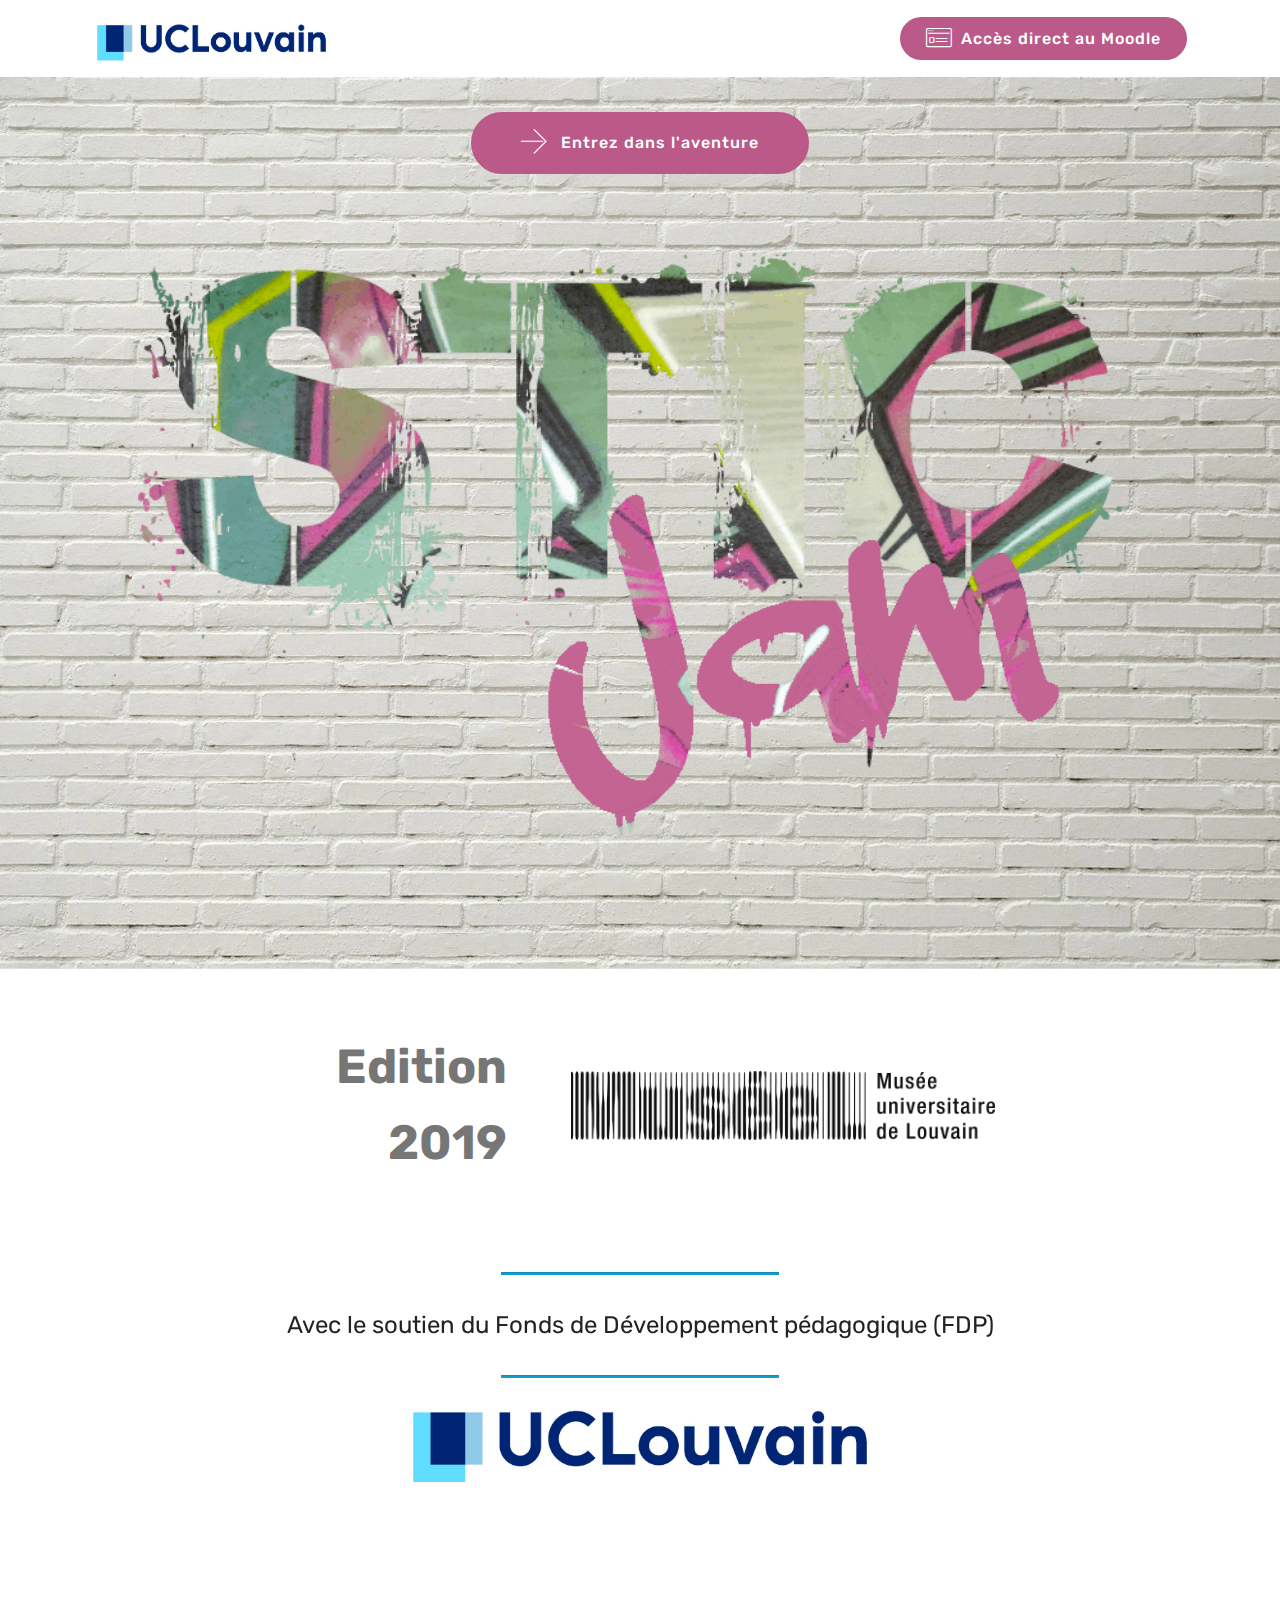
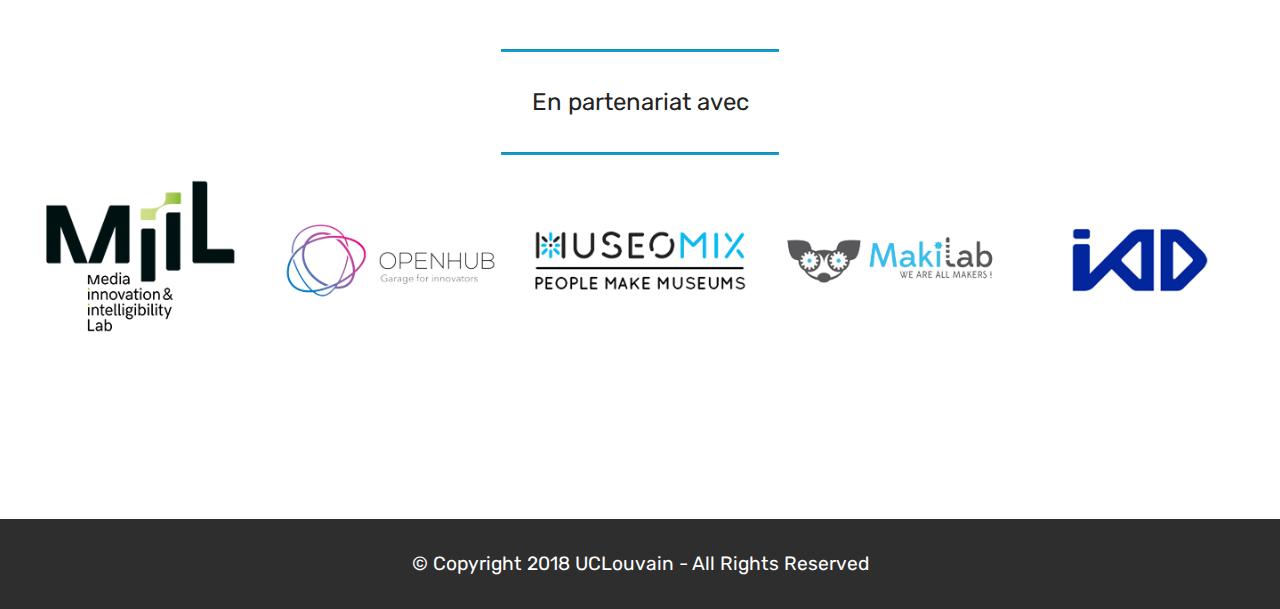
<file: index.html>
<!DOCTYPE html>
<html >
<head>
  <!-- Site made with Mobirise Website Builder v4.8.7, https://mobirise.com -->
  <meta charset="UTF-8">
  <meta http-equiv="X-UA-Compatible" content="IE=edge">
  <meta name="generator" content="Mobirise v4.8.7, mobirise.com">
  <meta name="viewport" content="width=device-width, initial-scale=1, minimum-scale=1">
  <link rel="shortcut icon" href="assets/images/-uclouvain-logo-impression-positif-cmjn-1466x339.jpg" type="image/x-icon">
  <meta name="description" content="">
  <title>Home</title>
  <link rel="stylesheet" href="assets/web/assets/mobirise-icons/mobirise-icons.css">
  <link rel="stylesheet" href="assets/tether/tether.min.css">
  <link rel="stylesheet" href="assets/bootstrap/css/bootstrap.min.css">
  <link rel="stylesheet" href="assets/bootstrap/css/bootstrap-grid.min.css">
  <link rel="stylesheet" href="assets/bootstrap/css/bootstrap-reboot.min.css">
  <link rel="stylesheet" href="assets/soundcloud-plugin/style.css">
  <link rel="stylesheet" href="assets/gdpr-plugin/gdpr-styles.css">
  <link rel="stylesheet" href="assets/dropdown/css/style.css">
  <link rel="stylesheet" href="assets/theme/css/style.css">
  <link rel="stylesheet" href="assets/mobirise/css/mbr-additional.css" type="text/css">
  
  
  
</head>
<body>
  <section class="menu cid-r9gHcaijv7" once="menu" id="menu2-v">

    

    <nav class="navbar navbar-expand beta-menu navbar-dropdown align-items-center navbar-fixed-top navbar-toggleable-sm">
        <button class="navbar-toggler navbar-toggler-right" type="button" data-toggle="collapse" data-target="#navbarSupportedContent" aria-controls="navbarSupportedContent" aria-expanded="false" aria-label="Toggle navigation">
            <div class="hamburger">
                <span></span>
                <span></span>
                <span></span>
                <span></span>
            </div>
        </button>
        <div class="menu-logo">
            <div class="navbar-brand">
                <span class="navbar-logo">
                    <a href="index.html">
                        <img src="assets/images/-uclouvain-logo-impression-positif-cmjn-1466x339.jpg" alt="UCLOUVAIN" title="" style="height: 3.8rem;">
                    </a>
                </span>
                
            </div>
        </div>
        <div class="collapse navbar-collapse" id="navbarSupportedContent">
            
            <div class="navbar-buttons mbr-section-btn"><a class="btn btn-sm btn-primary display-4" href="https://moodleucl.uclouvain.be/course/view.php?id=12308" target="_blank"><span class="mbri-sites mbr-iconfont mbr-iconfont-btn"></span>
                    
                    Accès direct au Moodle</a></div>
        </div>
    </nav>
</section>

<section class="engine"><a href="https://mobirise.info/f">simple web builder</a></section><section class="header4 cid-r9b7nRICCz mbr-parallax-background" id="header4-1">

    

    

    <div class="container">
        <div class="row justify-content-md-center">
            <div class="media-content col-md-10">
                
                
                <div class="mbr-text align-center mbr-white pb-3">
                    
                </div>
                <div class="mbr-section-btn align-center"><a class="btn btn-md btn-secondary display-4" href="page1.html"><span class="mbri-right mbr-iconfont mbr-iconfont-btn"></span>Entrez dans l'aventure</a></div>
            </div>
            <div class="mbr-figure pt-5">
                <img src="assets/images/logo-stic-jam-889x507.png" alt="Mobirise" title="" style="width: 100%;">
            </div>
        </div>
    </div>
</section>

<section class="mbr-section content7 cid-r9bxq2nmfT" id="content7-d">
          
    

    <div class="container">
        <div class="media-container-row">
            <div class="col-12 col-md-8">
                <div class="media-container-row">
                    <div class="media-content">
                        <div class="mbr-section-text">
                            <p class="mbr-text align-right mb-0 mbr-fonts-style display-2"><strong>Edition 2019</strong></p>
                        </div>
                    </div>
                    <div class="mbr-figure" style="width: 200%;">
                     <a href="http://museel.be/fr" target="_blank"><img src="assets/images/museel-logo-large-black-436x71.png" alt="Musée L" title="Logo Musée L"></a>  
                    </div>
                </div>
            </div>
        </div>
    </div>
</section>

<section class="mbr-section article content9 cid-r9bsfRRFT5" id="content9-7">
    
     

    <div class="container">
        <div class="inner-container" style="width: 100%;">
            <hr class="line" style="width: 25%;">
            <div class="section-text align-center mbr-fonts-style display-5">
                    Avec le soutien du Fonds de Développement pédagogique (FDP)</div>
            <hr class="line" style="width: 25%;">
        </div>
        </div>
</section>

<section class="cid-r9brcUX9BJ" id="image1-6">

    

    <figure class="mbr-figure container">
            <div class="image-block" style="width: 47%;">
                <a href="https://uclouvain.be/fr/etudier/lll/le-fonds-de-developpement-pedagogique.html" target="_blank"><img src="assets/images/-uclouvain-logo-impression-positif-cmjn-1466x339.jpg" width="1400" alt="Logo UCLouvain" title="Logo UCLouvain"></a>
                
            </div>
    </figure>
</section>

<section class="mbr-section article content9 cid-r9bsyFiFqM" id="content9-8">
    
     

    <div class="container">
        <div class="inner-container" style="width: 100%;">
            <hr class="line" style="width: 25%;">
            <div class="section-text align-center mbr-fonts-style display-5">
                    En partenariat avec</div>
            <hr class="line" style="width: 25%;">
        </div>
        </div>
</section>

<section class="features17 cid-r9X2hB5hzM" id="features17-1f">
    
    

    
    <div class="container-fluid">
        <div class="media-container-row">
            <div class="card p-3 col-12 col-md-6 my-col">
                <div class="card-wrapper">
                    <div class="card-img">
                        <a href="https://www.miil.be/"><img src="assets/images/miil-small-1-245x200.png" alt="Logo MiiL" title="MiiL"></a>
                    </div>
                    <div class="card-box">
                        
                        
                    </div>
                </div>
            </div>

            <div class="card p-3 col-12 col-md-6 my-col">
                <div class="card-wrapper">
                    <div class="card-img">
                        <a href="http://www.openhub.be/"><img src="assets/images/openhub-small-245x200.png" alt="Logo OpenHub" title="OpenHub"></a>
                    </div>
                    <div class="card-box">
                        
                        
                    </div>
                </div>
            </div>

            <div class="card p-3 col-12 col-md-6 my-col">
                <div class="card-wrapper">
                    <div class="card-img">
                        <a href="https://www.museomix.org/" target="_blank"><img src="assets/images/museomix-small-245x200.png" alt="Logo Museomix" title="Museomix"></a>
                    </div>
                    <div class="card-box">
                        
                        
                    </div>
                </div>
            </div>

            <div class="card p-3 col-12 col-md-6 my-col">
                <div class="card-wrapper">
                    <div class="card-img">
                        <a href="https://makilab.org/" target="_blank"><img src="assets/images/makilab-small-245x200.png" alt="Logo MakiLab" title="MakiLab"></a>
                    </div>
                    <div class="card-box">
                        
                        
                    </div>
                </div>
            </div>
            <div class="card p-3 col-12 col-md-6 my-col">
                <div class="card-wrapper">
                    <div class="card-img">
                        <a href="http://www.iad-arts.be/"><img src="assets/images/iad-small-1-245x200.png" alt="Logo IAD" title="ESA IAD"></a>
                    </div>
                    <div class="card-box">
                        
                        
                    </div>
                </div>
            </div>
            
        </div>
    </div>
</section>

<section once="" class="cid-r9gKe3RZnp" id="footer6-x">

    

    

    <div class="container">
        <div class="media-container-row align-center mbr-white">
            <div class="col-12">
                <p class="mbr-text mb-0 mbr-fonts-style display-7">
                    © Copyright 2018 UCLouvain - All Rights Reserved
                </p>
            </div>
        </div>
    </div>
</section>


  <script src="assets/web/assets/jquery/jquery.min.js"></script>
  <script src="assets/popper/popper.min.js"></script>
  <script src="assets/tether/tether.min.js"></script>
  <script src="assets/bootstrap/js/bootstrap.min.js"></script>
  <script src="assets/smoothscroll/smooth-scroll.js"></script>
  <script src="assets/dropdown/js/script.min.js"></script>
  <script src="assets/touchswipe/jquery.touch-swipe.min.js"></script>
  <script src="assets/parallax/jarallax.min.js"></script>
  <script src="assets/theme/js/script.js"></script>
  
  
</body>
</html>
</file>
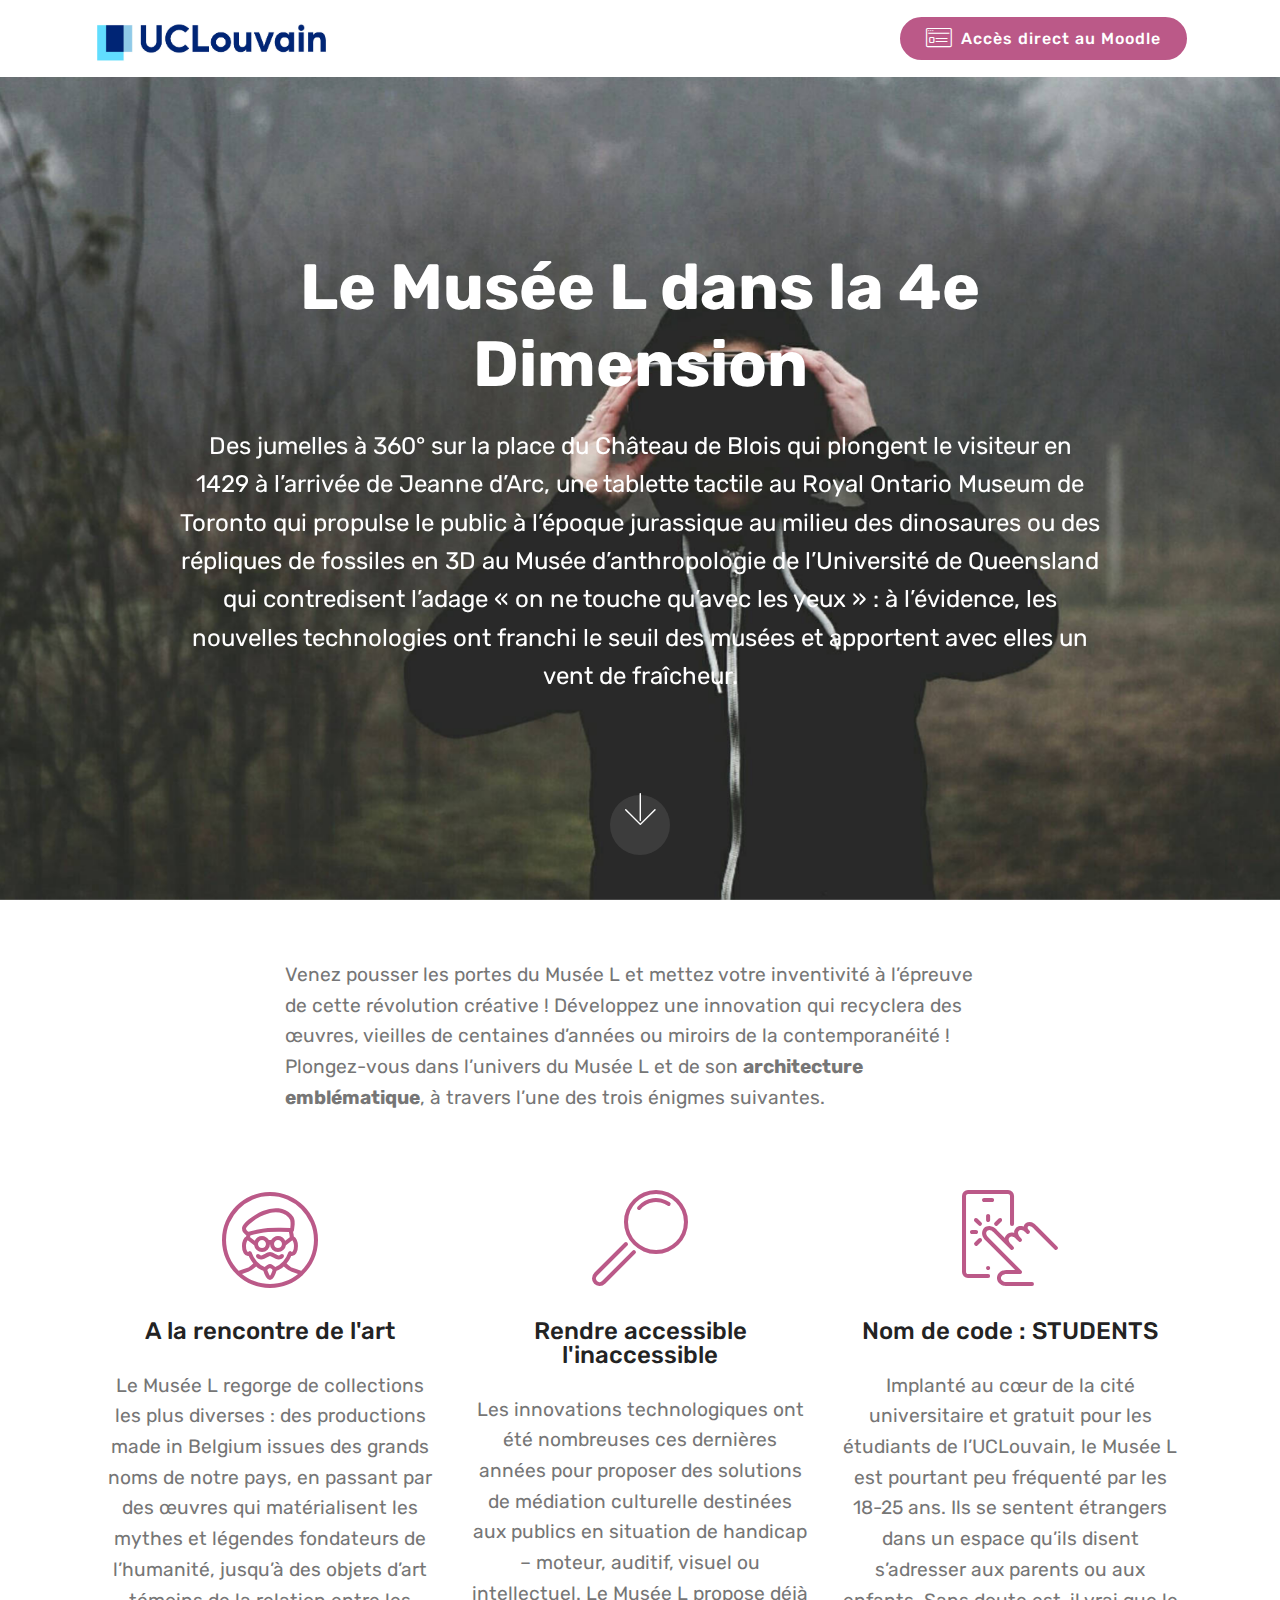
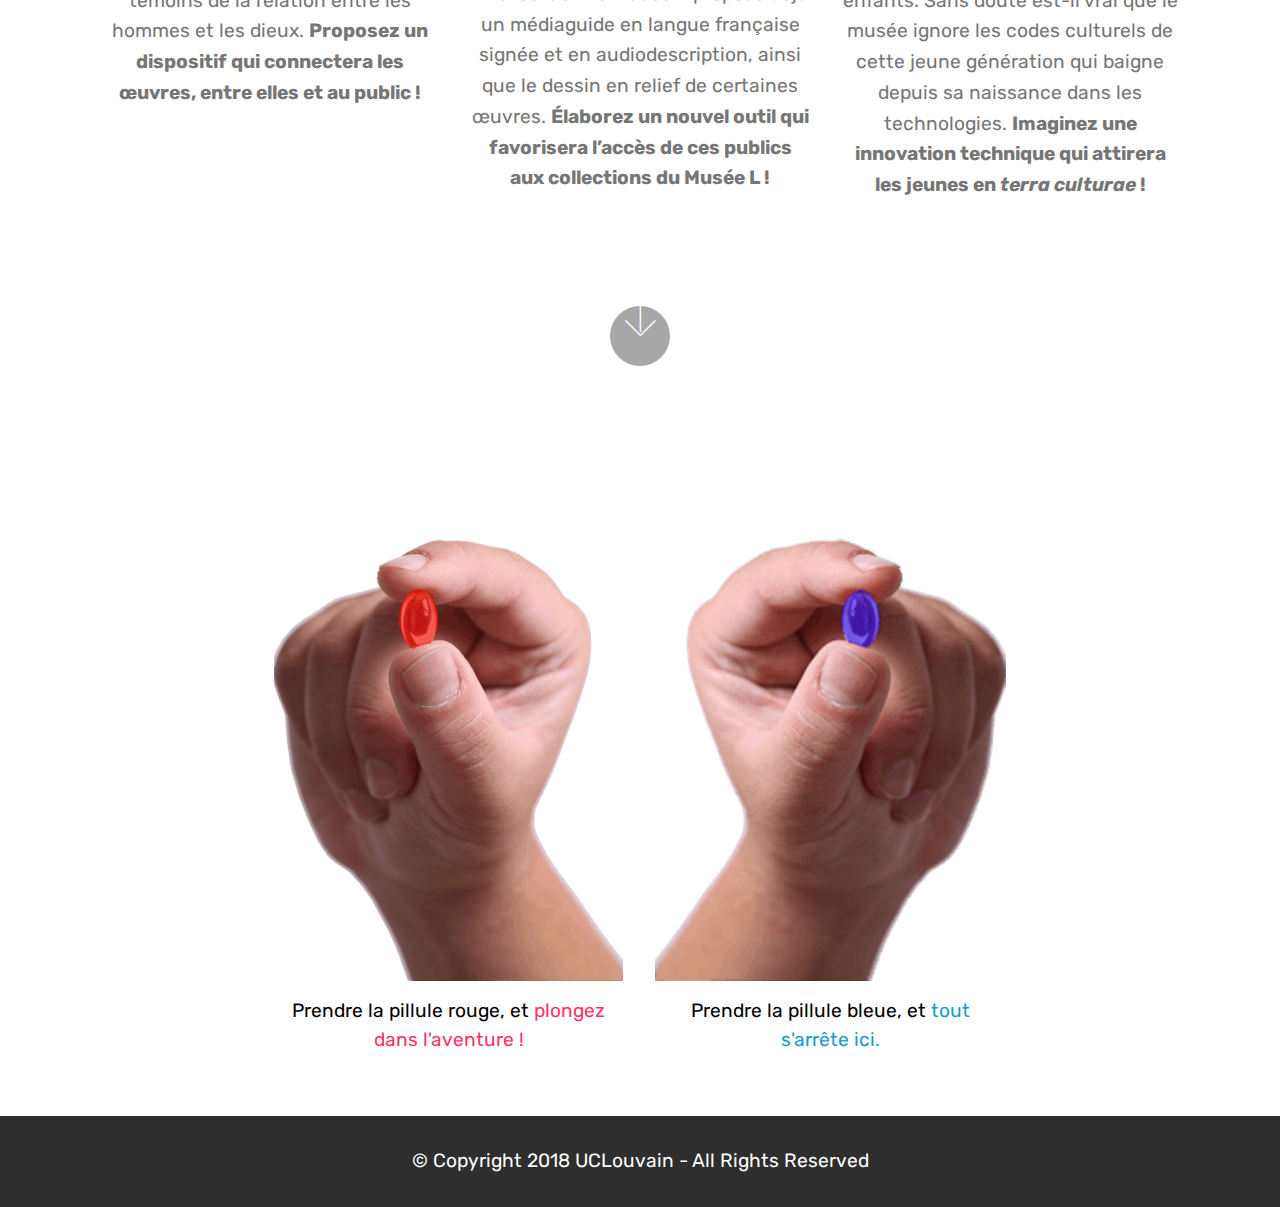
<file: page1.html>
<!DOCTYPE html>
<html >
<head>
  <!-- Site made with Mobirise Website Builder v4.8.7, https://mobirise.com -->
  <meta charset="UTF-8">
  <meta http-equiv="X-UA-Compatible" content="IE=edge">
  <meta name="generator" content="Mobirise v4.8.7, mobirise.com">
  <meta name="viewport" content="width=device-width, initial-scale=1, minimum-scale=1">
  <link rel="shortcut icon" href="assets/images/-uclouvain-logo-impression-positif-cmjn-1466x339.jpg" type="image/x-icon">
  <meta name="description" content="Website Creator Description">
  <title>Terrains de jeu</title>
  <link rel="stylesheet" href="assets/icon54-v4/style.css">
  <link rel="stylesheet" href="assets/web/assets/mobirise-icons/mobirise-icons.css">
  <link rel="stylesheet" href="assets/tether/tether.min.css">
  <link rel="stylesheet" href="assets/soundcloud-plugin/style.css">
  <link rel="stylesheet" href="assets/bootstrap/css/bootstrap.min.css">
  <link rel="stylesheet" href="assets/bootstrap/css/bootstrap-grid.min.css">
  <link rel="stylesheet" href="assets/bootstrap/css/bootstrap-reboot.min.css">
  <link rel="stylesheet" href="assets/gdpr-plugin/gdpr-styles.css">
  <link rel="stylesheet" href="assets/dropdown/css/style.css">
  <link rel="stylesheet" href="assets/theme/css/style.css">
  <link rel="stylesheet" href="assets/mobirise/css/mbr-additional.css" type="text/css">
  
  
  
</head>
<body>
  <section class="menu cid-r9gMbYH49S" once="menu" id="menu2-z">

    

    <nav class="navbar navbar-expand beta-menu navbar-dropdown align-items-center navbar-fixed-top navbar-toggleable-sm">
        <button class="navbar-toggler navbar-toggler-right" type="button" data-toggle="collapse" data-target="#navbarSupportedContent" aria-controls="navbarSupportedContent" aria-expanded="false" aria-label="Toggle navigation">
            <div class="hamburger">
                <span></span>
                <span></span>
                <span></span>
                <span></span>
            </div>
        </button>
        <div class="menu-logo">
            <div class="navbar-brand">
                <span class="navbar-logo">
                    <a href="index.html" target="_blank">
                        <img src="assets/images/-uclouvain-logo-impression-positif-cmjn-1466x339.jpg" alt="Mobirise" title="" style="height: 3.8rem;">
                    </a>
                </span>
                
            </div>
        </div>
        <div class="collapse navbar-collapse" id="navbarSupportedContent">
            
            <div class="navbar-buttons mbr-section-btn"><a class="btn btn-sm btn-primary display-4" href="https://moodleucl.uclouvain.be/course/view.php?id=12308" target="_blank"><span class="mbri-sites mbr-iconfont mbr-iconfont-btn"></span>
                    
                    Accès direct au Moodle</a></div>
        </div>
    </nav>
</section>

<section class="engine"><a href="https://mobirise.info/d">free site maker</a></section><section class="cid-r9bzBKOIWu mbr-fullscreen mbr-parallax-background" id="header2-f">

    

    

    <div class="container align-center">
        <div class="row justify-content-md-center">
            <div class="mbr-white col-md-10">
                <h1 class="mbr-section-title mbr-bold pb-3 mbr-fonts-style display-1">
                    <br>Le Musée L dans la 4e Dimension</h1>
                
                <p class="mbr-text pb-3 mbr-fonts-style display-5">
                    Des jumelles à 360° sur la place du Château de Blois qui plongent le visiteur en 1429 à l’arrivée de Jeanne d’Arc, une tablette tactile au Royal Ontario Museum de Toronto qui propulse le public à l’époque jurassique au milieu des dinosaures ou des répliques de fossiles en 3D au Musée d’anthropologie de l’Université de Queensland qui contredisent l’adage «&nbsp;on ne touche qu’avec les yeux&nbsp;»&nbsp;: à l’évidence, les nouvelles technologies ont franchi le seuil des musées et apportent avec elles un vent de fraîcheur.
                </p>
                
            </div>
        </div>
    </div>
    <div class="mbr-arrow hidden-sm-down" aria-hidden="true">
        <a href="#next">
            <i class="mbri-down mbr-iconfont"></i>
        </a>
    </div>
</section>

<section class="mbr-section article content1 cid-r9bAdPc81g" id="content1-g">
    
     

    <div class="container">
        <div class="media-container-row">
            <div class="mbr-text col-12 col-md-8 mbr-fonts-style display-7">Venez pousser les portes du Musée L et mettez votre inventivité à l’épreuve de cette révolution créative&nbsp;! Développez une innovation qui recyclera des œuvres, vieilles de centaines d’années ou miroirs de la contemporanéité&nbsp;! Plongez-vous dans l’univers du Musée L et de son <strong>architecture emblématique</strong>,&nbsp;à travers l’une des trois énigmes suivantes.
</div>
        </div>
    </div>
</section>

<section class="features1 cid-r9bAxQk1h6" id="features1-h">
    
    

    
    <div class="container">
        <div class="media-container-row">

            <div class="card p-3 col-12 col-md-6 col-lg-4">
                <div class="card-img pb-3">
                    <span class="mbr-iconfont icon54-v4-artist" style="color: rgb(187, 89, 136); fill: rgb(187, 89, 136);"></span>
                </div>
                <div class="card-box">
                    <h4 class="card-title py-3 mbr-fonts-style display-5">
                        A la rencontre de l'art</h4>
                    <p class="mbr-text mbr-fonts-style display-7">
                        Le Musée L regorge de collections les plus diverses&nbsp;: des productions made in Belgium issues des grands noms de notre pays, en passant par des œuvres qui matérialisent les mythes et légendes fondateurs de l’humanité, jusqu’à des objets d’art témoins de la relation entre les hommes et les dieux. <strong>Proposez un dispositif qui connectera les œuvres, entre elles et au public&nbsp;!

                    </strong></p>
                </div>
            </div>

            <div class="card p-3 col-12 col-md-6 col-lg-4">
                <div class="card-img pb-3">
                    <span class="mbr-iconfont mbri-search" style="color: rgb(187, 89, 136); fill: rgb(187, 89, 136);"></span>
                </div>
                <div class="card-box">
                    <h4 class="card-title py-3 mbr-fonts-style display-5">
                        Rendre accessible l'inaccessible</h4>
                    <p class="mbr-text mbr-fonts-style display-7">
                        Les innovations technologiques ont été nombreuses ces dernières années pour proposer des solutions de médiation culturelle destinées aux publics en situation de handicap – moteur, auditif, visuel ou intellectuel. Le Musée L propose déjà un médiaguide en langue française signée et en audiodescription, ainsi que le dessin en relief de certaines œuvres. <strong>Élaborez un nouvel outil qui favorisera l’accès de ces publics aux collections du Musée L&nbsp;!

                    </strong></p>
                </div>
            </div>

            <div class="card p-3 col-12 col-md-6 col-lg-4">
                <div class="card-img pb-3">
                    <span class="mbr-iconfont mbri-touch" style="color: rgb(187, 89, 136); fill: rgb(187, 89, 136);"></span>
                </div>
                <div class="card-box">
                    <h4 class="card-title py-3 mbr-fonts-style display-5">Nom de code : STUDENTS</h4>
                    <p class="mbr-text mbr-fonts-style display-7">
                        Implanté au cœur de la cité universitaire et gratuit pour les étudiants de l’UCLouvain, le Musée L est pourtant peu fréquenté par les 18-25 ans. Ils se sentent étrangers dans un espace qu’ils disent s’adresser aux parents ou aux enfants. Sans doute est-il vrai que le musée ignore les codes culturels de cette jeune génération qui baigne depuis sa naissance dans les technologies. <strong>Imaginez une innovation technique qui attirera les jeunes en <em>terra culturae</em>&nbsp;!

                    </strong></p>
                </div>
            </div>

            

        </div>

    </div>

</section>

<section class="header12 cid-r9gLHHrqEH" id="header12-y">

    

    

    <div class="container  ">
            <div class="media-container">
                <div class="col-md-12 align-center">
                    
                    
                    

                    <div class="icons-media-container mbr-white">
                        <div class="card col-12 col-md-6 col-lg-3">
                            
                            
                        </div>

                        <div class="card col-12 col-md-6 col-lg-3">
                            
                            
                        </div>

                        <div class="card col-12 col-md-6 col-lg-3">
                            
                            
                        </div>

                        <div class="card col-12 col-md-6 col-lg-3">
                            
                            
                        </div>
                    </div>
                </div>
            </div>
    </div>

    <div class="mbr-arrow hidden-sm-down" aria-hidden="true">
        <a href="#next">
            <i class="mbri-down mbr-iconfont"></i>
        </a>
    </div>
</section>

<section class="cid-r9iS9c3D3b" id="image4-18">
    <!-- Block parameters controls (Blue "Gear" panel) -->
    
    <!-- End block parameters -->
    <div class="container images-container">
            <div class="media-container-row" style="width: 66%;">
                <div class="img-item item1" style="width: 104%;">
                    <img src="assets/images/pill-red-425x638.png" alt="" title="">
                    <div class="img-caption">
                        <p class="mbr-fonts-style align-center mbr-black display-7">
                            Prendre la pillule rouge, et <a href="page2.html" class="text-success">plongez dans l'aventure !</a>
                        </p>
                    </div>
                </div>
                <div class="img-item">
                    <a href="index.html"><img src="assets/images/pill-blue-low-213x319.png" alt="" title="Blue pill"></a>
                    <div class="img-caption">
                        <p class="mbr-fonts-style align-center mbr-black display-7">
                            Prendre la pillule bleue, et <a href="page3.html" class="text-warning">tout s'arrête ici.</a>
                        </p>
                    </div>
                </div>
            </div>
    </div>
</section>

<section once="" class="cid-r9gMpFuRKy" id="footer6-10">

    

    

    <div class="container">
        <div class="media-container-row align-center mbr-white">
            <div class="col-12">
                <p class="mbr-text mb-0 mbr-fonts-style display-7">
                    © Copyright 2018 UCLouvain - All Rights Reserved
                </p>
            </div>
        </div>
    </div>
</section>


  <script src="assets/web/assets/jquery/jquery.min.js"></script>
  <script src="assets/tether/tether.min.js"></script>
  <script src="assets/popper/popper.min.js"></script>
  <script src="assets/bootstrap/js/bootstrap.min.js"></script>
  <script src="assets/smoothscroll/smooth-scroll.js"></script>
  <script src="assets/touchswipe/jquery.touch-swipe.min.js"></script>
  <script src="assets/parallax/jarallax.min.js"></script>
  <script src="assets/vimeoplayer/jquery.mb.vimeo_player.js"></script>
  <script src="assets/dropdown/js/script.min.js"></script>
  <script src="assets/theme/js/script.js"></script>
  
  
</body>
</html>
</file>
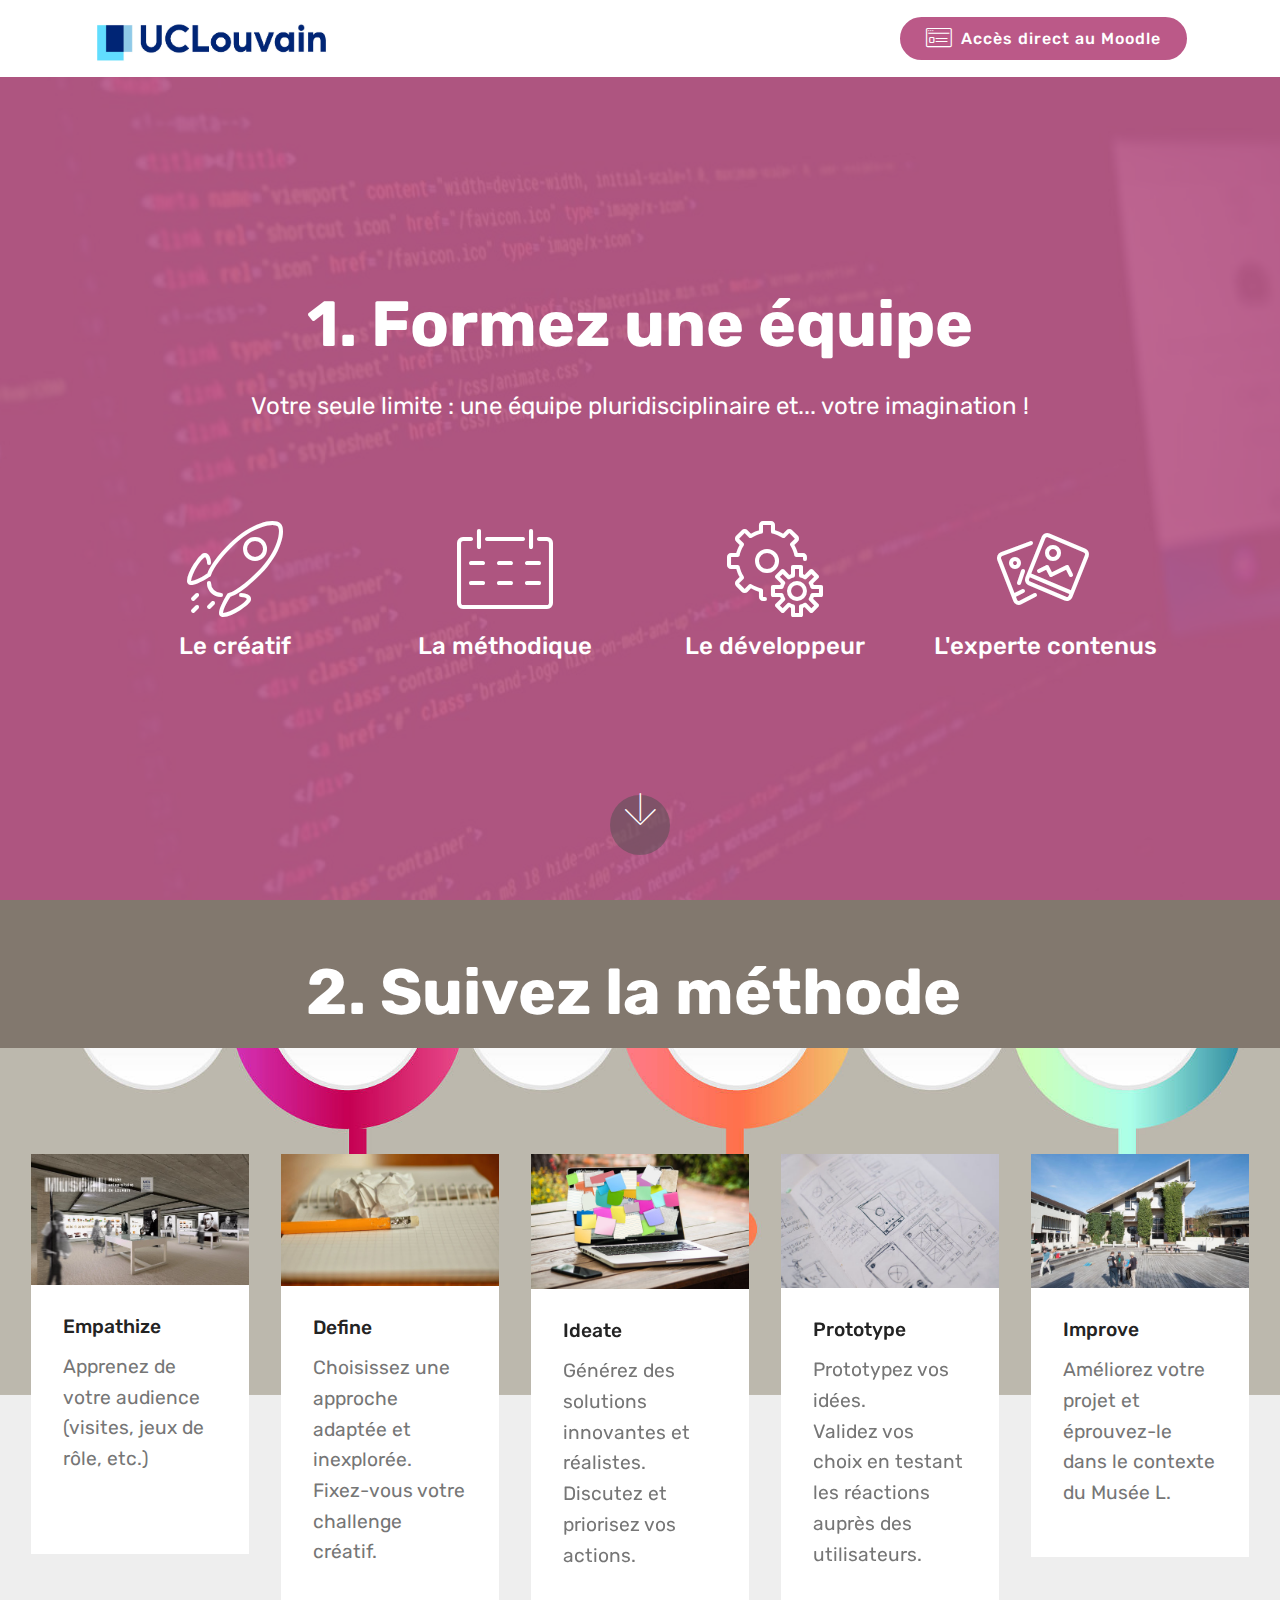
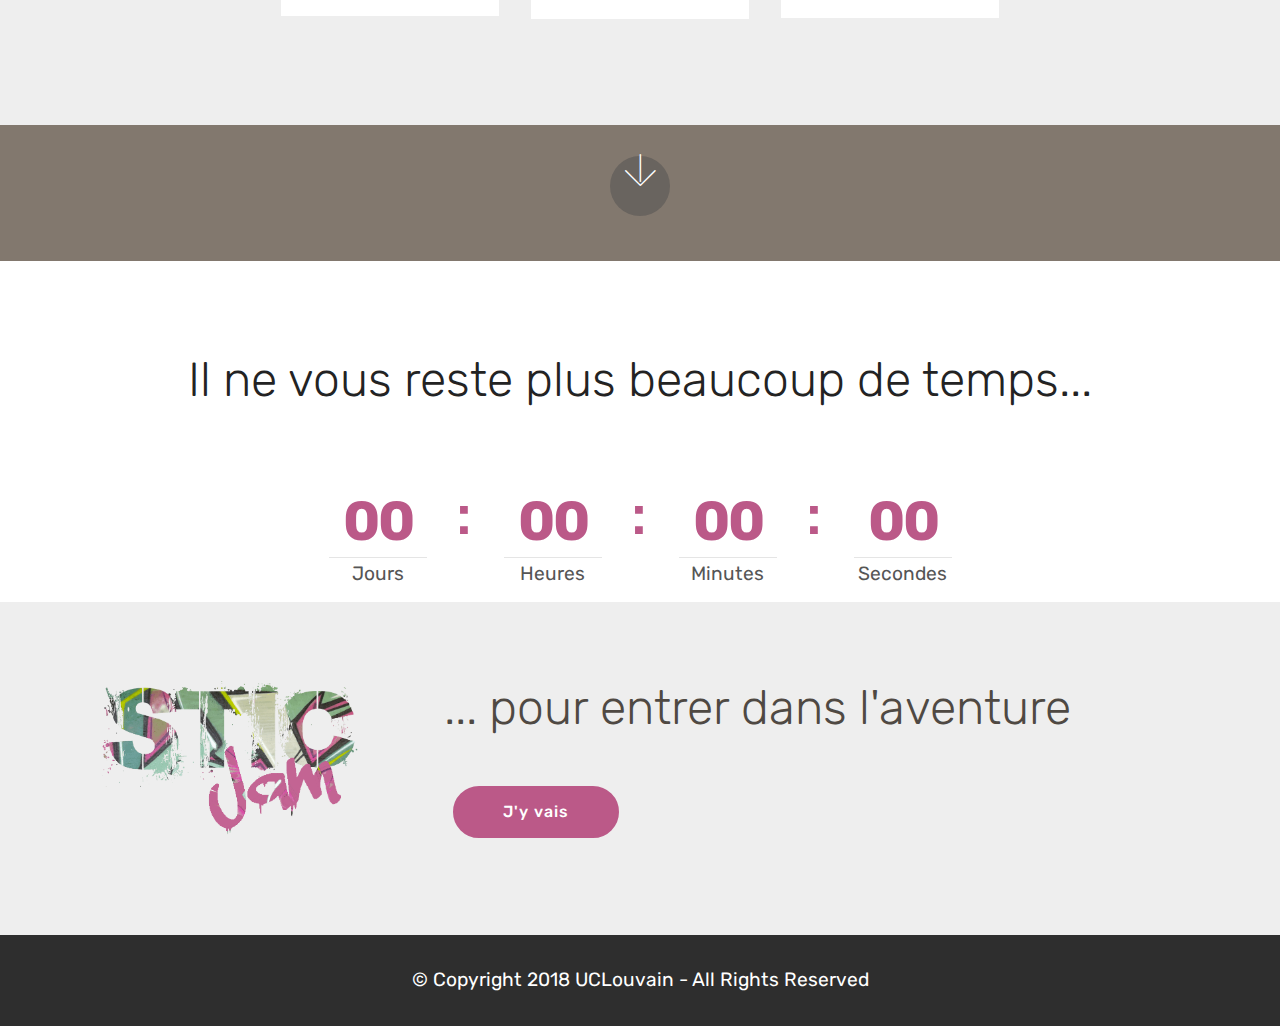
<file: page2.html>
<!DOCTYPE html>
<html >
<head>
  <!-- Site made with Mobirise Website Builder v4.8.7, https://mobirise.com -->
  <meta charset="UTF-8">
  <meta http-equiv="X-UA-Compatible" content="IE=edge">
  <meta name="generator" content="Mobirise v4.8.7, mobirise.com">
  <meta name="viewport" content="width=device-width, initial-scale=1, minimum-scale=1">
  <link rel="shortcut icon" href="assets/images/-uclouvain-logo-impression-positif-cmjn-1466x339.jpg" type="image/x-icon">
  <meta name="description" content="Web Site Builder Description">
  <title>Projet</title>
  <link rel="stylesheet" href="assets/web/assets/mobirise-icons/mobirise-icons.css">
  <link rel="stylesheet" href="assets/tether/tether.min.css">
  <link rel="stylesheet" href="assets/soundcloud-plugin/style.css">
  <link rel="stylesheet" href="assets/bootstrap/css/bootstrap.min.css">
  <link rel="stylesheet" href="assets/bootstrap/css/bootstrap-grid.min.css">
  <link rel="stylesheet" href="assets/bootstrap/css/bootstrap-reboot.min.css">
  <link rel="stylesheet" href="assets/gdpr-plugin/gdpr-styles.css">
  <link rel="stylesheet" href="assets/dropdown/css/style.css">
  <link rel="stylesheet" href="assets/theme/css/style.css">
  <link rel="stylesheet" href="assets/mobirise/css/mbr-additional.css" type="text/css">
  
  
  
</head>
<body>
  <section class="menu cid-r9gMySlbrG" once="menu" id="menu2-11">

    

    <nav class="navbar navbar-expand beta-menu navbar-dropdown align-items-center navbar-fixed-top navbar-toggleable-sm">
        <button class="navbar-toggler navbar-toggler-right" type="button" data-toggle="collapse" data-target="#navbarSupportedContent" aria-controls="navbarSupportedContent" aria-expanded="false" aria-label="Toggle navigation">
            <div class="hamburger">
                <span></span>
                <span></span>
                <span></span>
                <span></span>
            </div>
        </button>
        <div class="menu-logo">
            <div class="navbar-brand">
                <span class="navbar-logo">
                    <a href="index.html">
                        <img src="assets/images/-uclouvain-logo-impression-positif-cmjn-1466x339.jpg" alt="Mobirise" title="" style="height: 3.8rem;">
                    </a>
                </span>
                
            </div>
        </div>
        <div class="collapse navbar-collapse" id="navbarSupportedContent">
            
            <div class="navbar-buttons mbr-section-btn"><a class="btn btn-sm btn-primary display-4" href="https://moodleucl.uclouvain.be/course/view.php?id=12308" target="_blank"><span class="mbri-sites mbr-iconfont mbr-iconfont-btn"></span>
                    
                    Accès direct au Moodle</a></div>
        </div>
    </nav>
</section>

<section class="engine"><a href="https://mobirise.info/k">develop your own website</a></section><section class="header12 cid-r9bJu6lEvi mbr-fullscreen" id="header12-l">

    

    <div class="mbr-overlay" style="opacity: 0.9; background-color: rgb(187, 89, 136);">
    </div>

    <div class="container  ">
            <div class="media-container">
                <div class="col-md-12 align-center">
                    <h1 class="mbr-section-title pb-3 mbr-white mbr-bold mbr-fonts-style display-1"><br>1. Formez une équipe</h1>
                    <p class="mbr-text pb-3 mbr-white mbr-fonts-style display-5">
                        Votre seule limite : une équipe pluridisciplinaire et... votre imagination !<br></p>
                    

                    <div class="icons-media-container mbr-white">
                        <div class="card col-12 col-md-6 col-lg-3">
                            <div class="icon-block">
                            
                                <a href="page2.html#content5-1c"><span class="mbr-iconfont mbri-rocket"></span></a>
                            
                            </div>
                            <h5 class="mbr-fonts-style display-5">
                                Le créatif</h5>
                        </div>

                        <div class="card col-12 col-md-6 col-lg-3">
                            <div class="icon-block">
                                <a href="page2.html#content5-1c">
                                    <span class="mbr-iconfont mbri-calendar"></span>
                                </a>
                            </div>
                            <h5 class="mbr-fonts-style display-5">
                                La méthodique</h5>
                        </div>

                        <div class="card col-12 col-md-6 col-lg-3">
                            <div class="icon-block">
                                
                                    <a href="page2.html#content5-1c"><span class="mbr-iconfont mbri-setting"></span></a>
                                
                            </div>
                            <h5 class="mbr-fonts-style display-5">
                                Le développeur <br></h5>
                        </div>

                        <div class="card col-12 col-md-6 col-lg-3">
                            <div class="icon-block">
                                <a href="page2.html#content5-1c">
                                    <span class="mbr-iconfont mbri-image-gallery"></span>
                                </a>
                            </div>
                            <h5 class="mbr-fonts-style display-5">L'experte contenus</h5>
                        </div>
                    </div>
                </div>
            </div>
    </div>

    <div class="mbr-arrow hidden-sm-down" aria-hidden="true">
        <a href="#next">
            <i class="mbri-down mbr-iconfont"></i>
        </a>
    </div>
</section>

<section class="mbr-section content5 cid-r9owAeP97u" id="content5-1c">

    

    

    <div class="container">
        <div class="media-container-row">
            <div class="title col-12 col-md-8">
                <h2 class="align-center mbr-bold mbr-white pb-3 mbr-fonts-style display-1">
                    2. Suivez la méthode&nbsp;</h2>
                
                
                
            </div>
        </div>
    </div>
</section>

<section class="features17 cid-r9cbabxh3e mbr-parallax-background" id="features17-o">
    
    

    
    <div class="container-fluid">
        <div class="media-container-row">
            <div class="card p-3 col-12 col-md-6 my-col">
                <div class="card-wrapper">
                    <div class="card-img">
                        <img src="assets/images/scenographie-web2kinkorn-museel-portail-1-562x368.jpg" alt="Mobirise" title="">
                    </div>
                    <div class="card-box">
                        <h4 class="card-title pb-3 mbr-fonts-style display-7">
                            Empathize</h4>
                        <p class="mbr-text mbr-fonts-style display-7">
                            Apprenez de votre audience (visites, jeux de rôle, etc.)<br><br></p>
                    </div>
                </div>
            </div>

            <div class="card p-3 col-12 col-md-6 my-col">
                <div class="card-wrapper">
                    <div class="card-img">
                        <img src="assets/images/mbr-562x340.jpg" alt="Mobirise" title="">
                    </div>
                    <div class="card-box">
                        <h4 class="card-title pb-3 mbr-fonts-style display-7">
                            Define</h4>
                        <p class="mbr-text mbr-fonts-style display-7">
                            Choisissez une approche adaptée et inexplorée.<br>Fixez-vous votre challenge créatif.</p>
                    </div>
                </div>
            </div>

            <div class="card p-3 col-12 col-md-6 my-col">
                <div class="card-wrapper">
                    <div class="card-img">
                        <img src="assets/images/mbr-562x348.jpg" alt="Mobirise" title="">
                    </div>
                    <div class="card-box">
                        <h4 class="card-title pb-3 mbr-fonts-style display-7">
                            Ideate</h4>
                        <p class="mbr-text mbr-fonts-style display-7">
                            Générez des solutions innovantes et réalistes.<br>Discutez et priorisez vos actions.</p>
                    </div>
                </div>
            </div>

            <div class="card p-3 col-12 col-md-6 my-col">
                <div class="card-wrapper">
                    <div class="card-img">
                        <img src="assets/images/mbr-1-562x372.jpg" alt="Mobirise" title="">
                    </div>
                    <div class="card-box">
                        <h4 class="card-title pb-3 mbr-fonts-style display-7">
                            Prototype</h4>
                        <p class="mbr-text mbr-fonts-style display-7">Prototypez vos idées.<br>Validez vos choix en testant les réactions auprès des utilisateurs.&nbsp;</p>
                    </div>
                </div>
            </div>
            <div class="card p-3 col-12 col-md-6 my-col">
                <div class="card-wrapper">
                    <div class="card-img">
                        <img src="assets/images/dsc-9042-562x368.jpg" alt="Mobirise" title="">
                    </div>
                    <div class="card-box">
                        <h4 class="card-title pb-3 mbr-fonts-style display-7">
                            Improve</h4>
                        <p class="mbr-text mbr-fonts-style display-7">Améliorez votre projet et éprouvez-le dans le contexte du Musée L.<br></p>
                    </div>
                </div>
            </div>
            
        </div>
    </div>
</section>

<section class="cid-r9gN8ovQWP" id="header2-14">

    

    

    <div class="container align-center">
        <div class="row justify-content-md-center">
            <div class="mbr-white col-md-10">
                
                
                
                
            </div>
        </div>
    </div>
    <div class="mbr-arrow hidden-sm-down" aria-hidden="true">
        <a href="#next">
            <i class="mbri-down mbr-iconfont"></i>
        </a>
    </div>
</section>

<section class="countdown1 cid-r9cmZMFPit" id="countdown1-t">
    
    
    
    <div class="container ">
        <h2 class="mbr-section-title pb-3 align-center mbr-fonts-style display-2">
            Il ne vous reste plus beaucoup de temps...</h2>
        
        
    </div>
    <div class="container countdown-cont align-center">
        <div class="daysCountdown" title="Jours"></div>
        <div class="hoursCountdown" title="Heures"></div> 
        <div class="minutesCountdown" title="Minutes"></div> 
        <div class="secondsCountdown" title="Secondes"></div>
        <div class="countdown pt-5 mt-2" data-due-date="2019/02/01"> 
        </div>
    </div>
</section>

<section class="header3 cid-r9cmOIFIpf mbr-parallax-background" id="header3-s">

    

    

    <div class="container">
        <div class="media-container-row">
            <div class="mbr-figure" style="width: 45%;">
                <img src="assets/images/logo-stic-jam-889x507.png" alt="Stic Jam" title="Logo STICJam">
            </div>

            <div class="media-content">
                
                <h3 class="mbr-section-subtitle align-left mbr-white mbr-light pb-3 mbr-fonts-style display-2">
                    ... pour entrer dans l'aventure</h3>
                <div class="mbr-section-text mbr-white pb-3 ">
                    
                </div>
                <div class="mbr-section-btn"><a class="btn btn-md btn-primary display-4" href="https://moodleucl.uclouvain.be/course/view.php?id=12308" target="_blank">J'y vais</a></div>
            </div>
        </div>
    </div>

</section>

<section once="" class="cid-r9gMACYAAB" id="footer6-12">

    

    

    <div class="container">
        <div class="media-container-row align-center mbr-white">
            <div class="col-12">
                <p class="mbr-text mb-0 mbr-fonts-style display-7">
                    © Copyright 2018 UCLouvain - All Rights Reserved
                </p>
            </div>
        </div>
    </div>
</section>


  <script src="assets/web/assets/jquery/jquery.min.js"></script>
  <script src="assets/popper/popper.min.js"></script>
  <script src="assets/tether/tether.min.js"></script>
  <script src="assets/bootstrap/js/bootstrap.min.js"></script>
  <script src="assets/countdown/jquery.countdown.min.js"></script>
  <script src="assets/smoothscroll/smooth-scroll.js"></script>
  <script src="assets/touchswipe/jquery.touch-swipe.min.js"></script>
  <script src="assets/vimeoplayer/jquery.mb.vimeo_player.js"></script>
  <script src="assets/parallax/jarallax.min.js"></script>
  <script src="assets/dropdown/js/script.min.js"></script>
  <script src="assets/theme/js/script.js"></script>
  
  
</body>
</html>
</file>
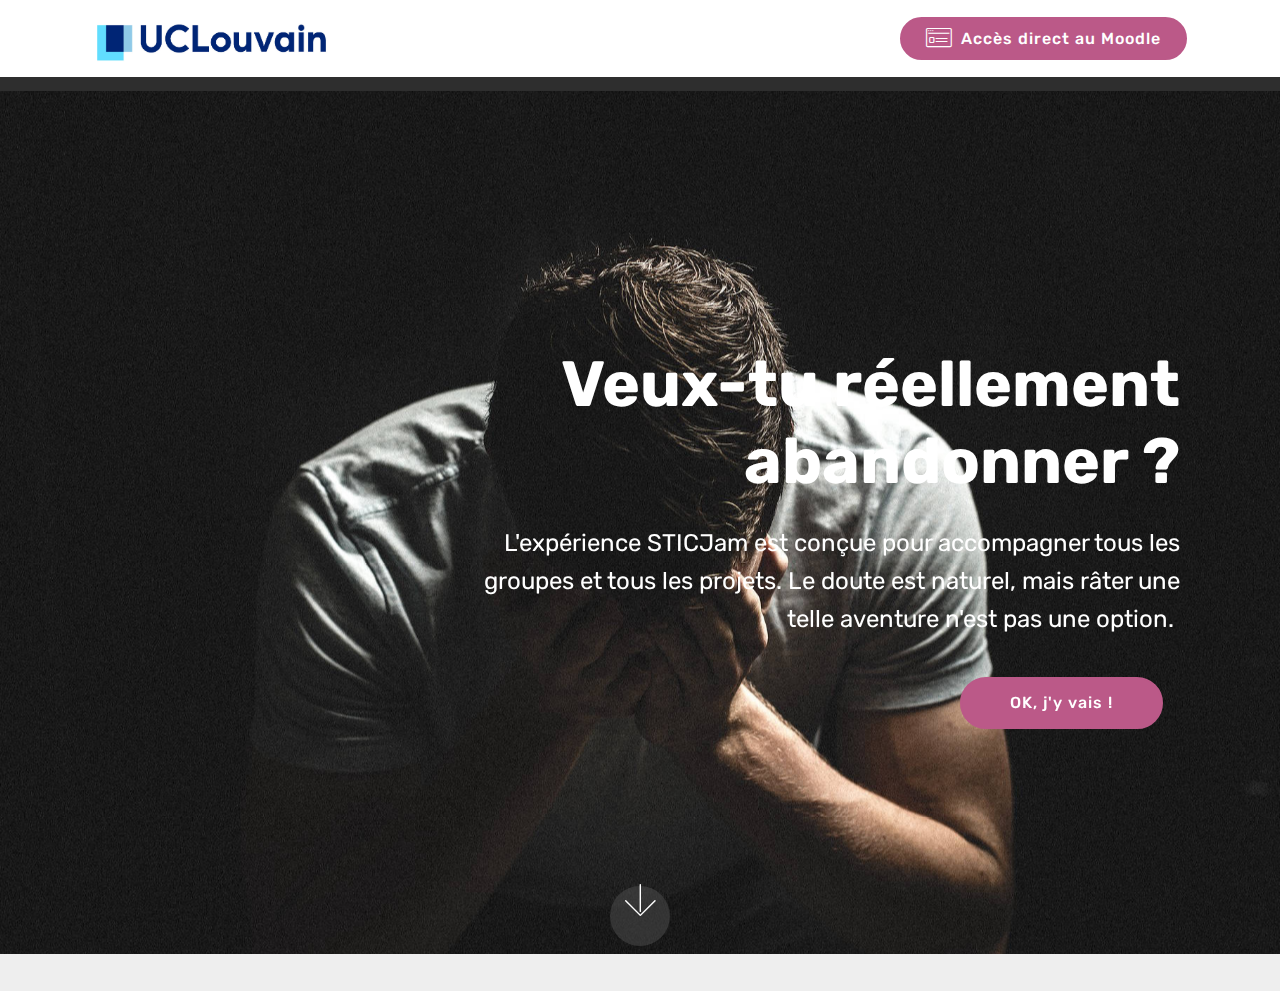
<file: page3.html>
<!DOCTYPE html>
<html >
<head>
  <!-- Site made with Mobirise Website Builder v4.8.7, https://mobirise.com -->
  <meta charset="UTF-8">
  <meta http-equiv="X-UA-Compatible" content="IE=edge">
  <meta name="generator" content="Mobirise v4.8.7, mobirise.com">
  <meta name="viewport" content="width=device-width, initial-scale=1, minimum-scale=1">
  <link rel="shortcut icon" href="assets/images/-uclouvain-logo-impression-positif-cmjn-1466x339.jpg" type="image/x-icon">
  <meta name="description" content="Website Builder Description">
  <title>Stop ou encore ?</title>
  <link rel="stylesheet" href="assets/web/assets/mobirise-icons/mobirise-icons.css">
  <link rel="stylesheet" href="assets/tether/tether.min.css">
  <link rel="stylesheet" href="assets/bootstrap/css/bootstrap.min.css">
  <link rel="stylesheet" href="assets/bootstrap/css/bootstrap-grid.min.css">
  <link rel="stylesheet" href="assets/bootstrap/css/bootstrap-reboot.min.css">
  <link rel="stylesheet" href="assets/soundcloud-plugin/style.css">
  <link rel="stylesheet" href="assets/gdpr-plugin/gdpr-styles.css">
  <link rel="stylesheet" href="assets/dropdown/css/style.css">
  <link rel="stylesheet" href="assets/theme/css/style.css">
  <link rel="stylesheet" href="assets/mobirise/css/mbr-additional.css" type="text/css">
  
  
  
</head>
<body>
  <section class="menu cid-r9gHcaijv7" once="menu" id="menu2-15">

    

    <nav class="navbar navbar-expand beta-menu navbar-dropdown align-items-center navbar-fixed-top navbar-toggleable-sm">
        <button class="navbar-toggler navbar-toggler-right" type="button" data-toggle="collapse" data-target="#navbarSupportedContent" aria-controls="navbarSupportedContent" aria-expanded="false" aria-label="Toggle navigation">
            <div class="hamburger">
                <span></span>
                <span></span>
                <span></span>
                <span></span>
            </div>
        </button>
        <div class="menu-logo">
            <div class="navbar-brand">
                <span class="navbar-logo">
                    <a href="index.html">
                        <img src="assets/images/-uclouvain-logo-impression-positif-cmjn-1466x339.jpg" alt="UCLOUVAIN" title="" style="height: 3.8rem;">
                    </a>
                </span>
                
            </div>
        </div>
        <div class="collapse navbar-collapse" id="navbarSupportedContent">
            
            <div class="navbar-buttons mbr-section-btn"><a class="btn btn-sm btn-primary display-4" href="https://moodleucl.uclouvain.be/course/view.php?id=12308" target="_blank"><span class="mbri-sites mbr-iconfont mbr-iconfont-btn"></span>
                    
                    Accès direct au Moodle</a></div>
        </div>
    </nav>
</section>

<section class="engine"><a href="https://mobirise.info/x">free css templates</a></section><section once="" class="cid-r9gKe3RZnp" id="footer6-16">

    

    

    <div class="container">
        <div class="media-container-row align-center mbr-white">
            <div class="col-12">
                <p class="mbr-text mb-0 mbr-fonts-style display-7">
                    © Copyright 2018 UCLouvain - All Rights Reserved
                </p>
            </div>
        </div>
    </div>
</section>

<section class="header10 cid-r9iQ8DDLzp mbr-fullscreen mbr-parallax-background" id="header10-17">

    

    

    <div class="container">
        <div class="media-container-column mbr-white col-lg-8 col-md-10 ml-auto">
            <h1 class="mbr-section-title align-right mbr-bold pb-3 mbr-fonts-style display-1">Veux-tu réellement abandonner ?</h1>
            
            <p class="mbr-text align-right pb-3 mbr-fonts-style display-5">
               L'expérience STICJam est conçue pour accompagner tous les groupes et tous les projets. Le doute est naturel, mais râter une telle aventure n'est pas une option.&nbsp;</p>
            <div class="mbr-section-btn align-right"><a class="btn btn-md btn-primary display-4" href="page2.html">OK, j'y vais !</a></div>
        </div>
    </div>

    <div class="mbr-arrow hidden-sm-down" aria-hidden="true">
        <a href="#next">
            <i class="mbri-down mbr-iconfont"></i>
        </a>
    </div>
</section>


  <script src="assets/web/assets/jquery/jquery.min.js"></script>
  <script src="assets/popper/popper.min.js"></script>
  <script src="assets/tether/tether.min.js"></script>
  <script src="assets/bootstrap/js/bootstrap.min.js"></script>
  <script src="assets/smoothscroll/smooth-scroll.js"></script>
  <script src="assets/dropdown/js/script.min.js"></script>
  <script src="assets/touchswipe/jquery.touch-swipe.min.js"></script>
  <script src="assets/parallax/jarallax.min.js"></script>
  <script src="assets/theme/js/script.js"></script>
  
  
</body>
</html>
</file>
<file: assets/web/assets/mobirise-icons/mobirise-icons.css>
@font-face {
  font-family: 'MobiriseIcons';
  src:  url('mobirise-icons.eot?spat4u');
  src:  url('mobirise-icons.eot?spat4u#iefix') format('embedded-opentype'),
    url('mobirise-icons.ttf?spat4u') format('truetype'),
    url('mobirise-icons.woff?spat4u') format('woff'),
    url('mobirise-icons.svg?spat4u#MobiriseIcons') format('svg');
  font-weight: normal;
  font-style: normal;
}

[class^="mbri-"], [class*=" mbri-"] {
  /* use !important to prevent issues with browser extensions that change fonts */
  font-family: MobiriseIcons !important;
  speak: none;
  font-style: normal;
  font-weight: normal;
  font-variant: normal;
  text-transform: none;
  line-height: 1;

  /* Better Font Rendering =========== */
  -webkit-font-smoothing: antialiased;
  -moz-osx-font-smoothing: grayscale;
}

.mbri-add-submenu:before {
  content: "\e900";
}
.mbri-alert:before {
  content: "\e901";
}
.mbri-align-center:before {
  content: "\e902";
}
.mbri-align-justify:before {
  content: "\e903";
}
.mbri-align-left:before {
  content: "\e904";
}
.mbri-align-right:before {
  content: "\e905";
}
.mbri-android:before {
  content: "\e906";
}
.mbri-apple:before {
  content: "\e907";
}
.mbri-arrow-down:before {
  content: "\e908";
}
.mbri-arrow-next:before {
  content: "\e909";
}
.mbri-arrow-prev:before {
  content: "\e90a";
}
.mbri-arrow-up:before {
  content: "\e90b";
}
.mbri-bold:before {
  content: "\e90c";
}
.mbri-bookmark:before {
  content: "\e90d";
}
.mbri-bootstrap:before {
  content: "\e90e";
}
.mbri-briefcase:before {
  content: "\e90f";
}
.mbri-browse:before {
  content: "\e910";
}
.mbri-bulleted-list:before {
  content: "\e911";
}
.mbri-calendar:before {
  content: "\e912";
}
.mbri-camera:before {
  content: "\e913";
}
.mbri-cart-add:before {
  content: "\e914";
}
.mbri-cart-full:before {
  content: "\e915";
}
.mbri-cash:before {
  content: "\e916";
}
.mbri-change-style:before {
  content: "\e917";
}
.mbri-chat:before {
  content: "\e918";
}
.mbri-clock:before {
  content: "\e919";
}
.mbri-close:before {
  content: "\e91a";
}
.mbri-cloud:before {
  content: "\e91b";
}
.mbri-code:before {
  content: "\e91c";
}
.mbri-contact-form:before {
  content: "\e91d";
}
.mbri-credit-card:before {
  content: "\e91e";
}
.mbri-cursor-click:before {
  content: "\e91f";
}
.mbri-cust-feedback:before {
  content: "\e920";
}
.mbri-database:before {
  content: "\e921";
}
.mbri-delivery:before {
  content: "\e922";
}
.mbri-desktop:before {
  content: "\e923";
}
.mbri-devices:before {
  content: "\e924";
}
.mbri-down:before {
  content: "\e925";
}
.mbri-download:before {
  content: "\e989";
}
.mbri-drag-n-drop:before {
  content: "\e927";
}
.mbri-drag-n-drop2:before {
  content: "\e928";
}
.mbri-edit:before {
  content: "\e929";
}
.mbri-edit2:before {
  content: "\e92a";
}
.mbri-error:before {
  content: "\e92b";
}
.mbri-extension:before {
  content: "\e92c";
}
.mbri-features:before {
  content: "\e92d";
}
.mbri-file:before {
  content: "\e92e";
}
.mbri-flag:before {
  content: "\e92f";
}
.mbri-folder:before {
  content: "\e930";
}
.mbri-gift:before {
  content: "\e931";
}
.mbri-github:before {
  content: "\e932";
}
.mbri-globe:before {
  content: "\e933";
}
.mbri-globe-2:before {
  content: "\e934";
}
.mbri-growing-chart:before {
  content: "\e935";
}
.mbri-hearth:before {
  content: "\e936";
}
.mbri-help:before {
  content: "\e937";
}
.mbri-home:before {
  content: "\e938";
}
.mbri-hot-cup:before {
  content: "\e939";
}
.mbri-idea:before {
  content: "\e93a";
}
.mbri-image-gallery:before {
  content: "\e93b";
}
.mbri-image-slider:before {
  content: "\e93c";
}
.mbri-info:before {
  content: "\e93d";
}
.mbri-italic:before {
  content: "\e93e";
}
.mbri-key:before {
  content: "\e93f";
}
.mbri-laptop:before {
  content: "\e940";
}
.mbri-layers:before {
  content: "\e941";
}
.mbri-left-right:before {
  content: "\e942";
}
.mbri-left:before {
  content: "\e943";
}
.mbri-letter:before {
  content: "\e944";
}
.mbri-like:before {
  content: "\e945";
}
.mbri-link:before {
  content: "\e946";
}
.mbri-lock:before {
  content: "\e947";
}
.mbri-login:before {
  content: "\e948";
}
.mbri-logout:before {
  content: "\e949";
}
.mbri-magic-stick:before {
  content: "\e94a";
}
.mbri-map-pin:before {
  content: "\e94b";
}
.mbri-menu:before {
  content: "\e94c";
}
.mbri-mobile:before {
  content: "\e94d";
}
.mbri-mobile2:before {
  content: "\e94e";
}
.mbri-mobirise:before {
  content: "\e94f";
}
.mbri-more-horizontal:before {
  content: "\e950";
}
.mbri-more-vertical:before {
  content: "\e951";
}
.mbri-music:before {
  content: "\e952";
}
.mbri-new-file:before {
  content: "\e953";
}
.mbri-numbered-list:before {
  content: "\e954";
}
.mbri-opened-folder:before {
  content: "\e955";
}
.mbri-pages:before {
  content: "\e956";
}
.mbri-paper-plane:before {
  content: "\e957";
}
.mbri-paperclip:before {
  content: "\e958";
}
.mbri-photo:before {
  content: "\e959";
}
.mbri-photos:before {
  content: "\e95a";
}
.mbri-pin:before {
  content: "\e95b";
}
.mbri-play:before {
  content: "\e95c";
}
.mbri-plus:before {
  content: "\e95d";
}
.mbri-preview:before {
  content: "\e95e";
}
.mbri-print:before {
  content: "\e95f";
}
.mbri-protect:before {
  content: "\e960";
}
.mbri-question:before {
  content: "\e961";
}
.mbri-quote-left:before {
  content: "\e962";
}
.mbri-quote-right:before {
  content: "\e963";
}
.mbri-refresh:before {
  content: "\e964";
}
.mbri-responsive:before {
  content: "\e965";
}
.mbri-right:before {
  content: "\e966";
}
.mbri-rocket:before {
  content: "\e967";
}
.mbri-sad-face:before {
  content: "\e968";
}
.mbri-sale:before {
  content: "\e969";
}
.mbri-save:before {
  content: "\e96a";
}
.mbri-search:before {
  content: "\e96b";
}
.mbri-setting:before {
  content: "\e96c";
}
.mbri-setting2:before {
  content: "\e96d";
}
.mbri-setting3:before {
  content: "\e96e";
}
.mbri-share:before {
  content: "\e96f";
}
.mbri-shopping-bag:before {
  content: "\e970";
}
.mbri-shopping-basket:before {
  content: "\e971";
}
.mbri-shopping-cart:before {
  content: "\e972";
}
.mbri-sites:before {
  content: "\e973";
}
.mbri-smile-face:before {
  content: "\e974";
}
.mbri-speed:before {
  content: "\e975";
}
.mbri-star:before {
  content: "\e976";
}
.mbri-success:before {
  content: "\e977";
}
.mbri-sun:before {
  content: "\e978";
}
.mbri-sun2:before {
  content: "\e979";
}
.mbri-tablet:before {
  content: "\e97a";
}
.mbri-tablet-vertical:before {
  content: "\e97b";
}
.mbri-target:before {
  content: "\e97c";
}
.mbri-timer:before {
  content: "\e97d";
}
.mbri-to-ftp:before {
  content: "\e97e";
}
.mbri-to-local-drive:before {
  content: "\e97f";
}
.mbri-touch-swipe:before {
  content: "\e980";
}
.mbri-touch:before {
  content: "\e981";
}
.mbri-trash:before {
  content: "\e982";
}
.mbri-underline:before {
  content: "\e983";
}
.mbri-unlink:before {
  content: "\e984";
}
.mbri-unlock:before {
  content: "\e985";
}
.mbri-up-down:before {
  content: "\e986";
}
.mbri-up:before {
  content: "\e987";
}
.mbri-update:before {
  content: "\e988";
}
.mbri-upload:before {
 content: "\e926"; 
}
.mbri-user:before {
  content: "\e98a";
}
.mbri-user2:before {
  content: "\e98b";
}
.mbri-users:before {
  content: "\e98c";
}
.mbri-video:before {
  content: "\e98d";
}
.mbri-video-play:before {
  content: "\e98e";
}
.mbri-watch:before {
  content: "\e98f";
}
.mbri-website-theme:before {
  content: "\e990";
}
.mbri-wifi:before {
  content: "\e991";
}
.mbri-windows:before {
  content: "\e992";
}
.mbri-zoom-out:before {
  content: "\e993";
}
.mbri-redo:before {
  content: "\e994";
}
.mbri-undo:before {
  content: "\e995";
}
</file>
<file: assets/soundcloud-plugin/style.css>
.addons-container {
  position: relative;
  margin-left: auto;
  margin-right: auto;
  padding-right: 15px;
  padding-left: 15px; }
  @media (min-width: 576px) {
    .addons-container {
      padding-right: 15px;
      padding-left: 15px; } }
  @media (min-width: 768px) {
    .addons-container {
      padding-right: 15px;
      padding-left: 15px; } }
  @media (min-width: 992px) {
    .addons-container {
      padding-right: 15px;
      padding-left: 15px; } }
  @media (min-width: 1200px) {
    .addons-container {
      padding-right: 15px;
      padding-left: 15px; } }
  @media (min-width: 576px) {
    .addons-container {
      width: 540px;
      max-width: 100%; } }
  @media (min-width: 768px) {
    .addons-container {
      width: 720px;
      max-width: 100%; } }
  @media (min-width: 992px) {
    .addons-container {
      width: 960px;
      max-width: 100%; } }
  @media (min-width: 1200px) {
    .addons-container {
      width: 1140px;
      max-width: 100%; } }

.addons-container-inner{
    position: relative;
    width: 100%;
    min-height: 1px;
    padding-right: 15px;
    padding-left: 15px;
}
@media (min-width: 567px) {
    .addons-container-inner{
        -ms-flex: 0 0 66.666667%;
        flex: 0 0 66.666667%;
        max-width: 66.666667%;
    }
}
.addons-row{
    display: flex;
    justify-content:center;
}
</file>
<file: assets/gdpr-plugin/gdpr-styles.css>
.gdpr-block {
    padding: 10px 0;
    font-size: 14px;
    display: block;
    text-align: center;
}
.gdpr-block.covert {
	display: none;
}
.gdpr-block label input {
    width: 15px;
    margin-right: 10px;
    vertical-align: middle;
}
.gdpr-block label {
    color: #a7a7a7;
    vertical-align: middle;
    user-select: none;
    margin-bottom: 0;
    display: inline;
}
</file>
<file: assets/dropdown/css/style.css>
.navbar-dropdown {
  left: 0;
  padding: 0;
  position: absolute;
  right: 0;
  top: 0;
  transition: all 0.45s ease;
  z-index: 1030;
  background: #282828; }
  .navbar-dropdown .navbar-logo {
    margin-right: 0.8rem;
    transition: margin 0.3s ease-in-out;
    vertical-align: middle; }
    .navbar-dropdown .navbar-logo img {
      height: 3.125rem;
      transition: all 0.3s ease-in-out; }
    .navbar-dropdown .navbar-logo.mbr-iconfont {
      font-size: 3.125rem;
      line-height: 3.125rem; }
  .navbar-dropdown .navbar-caption {
    font-weight: 700;
    white-space: normal;
    vertical-align: -4px;
    line-height: 3.125rem !important; }
    .navbar-dropdown .navbar-caption, .navbar-dropdown .navbar-caption:hover {
      color: inherit;
      text-decoration: none; }
  .navbar-dropdown .mbr-iconfont + .navbar-caption {
    vertical-align: -1px; }
  .navbar-dropdown.navbar-fixed-top {
    position: fixed; }
  .navbar-dropdown .navbar-brand span {
    vertical-align: -4px; }
  .navbar-dropdown.bg-color.transparent {
    background: none; }
  .navbar-dropdown.navbar-short .navbar-brand {
    padding: 0.625rem 0; }
    .navbar-dropdown.navbar-short .navbar-brand span {
      vertical-align: -1px; }
  .navbar-dropdown.navbar-short .navbar-caption {
    line-height: 2.375rem !important;
    vertical-align: -2px; }
  .navbar-dropdown.navbar-short .navbar-logo {
    margin-right: 0.5rem; }
    .navbar-dropdown.navbar-short .navbar-logo img {
      height: 2.375rem; }
    .navbar-dropdown.navbar-short .navbar-logo.mbr-iconfont {
      font-size: 2.375rem;
      line-height: 2.375rem; }
  .navbar-dropdown.navbar-short .mbr-table-cell {
    height: 3.625rem; }
  .navbar-dropdown .navbar-close {
    left: 0.6875rem;
    position: fixed;
    top: 0.75rem;
    z-index: 1000; }
  .navbar-dropdown .hamburger-icon {
    content: "";
    display: inline-block;
    vertical-align: middle;
    width: 16px;
    -webkit-box-shadow: 0 -6px 0 1px #282828,0 0 0 1px #282828,0 6px 0 1px #282828;
    -moz-box-shadow: 0 -6px 0 1px #282828,0 0 0 1px #282828,0 6px 0 1px #282828;
    box-shadow: 0 -6px 0 1px #282828,0 0 0 1px #282828,0 6px 0 1px #282828; }

.dropdown-menu .dropdown-toggle[data-toggle="dropdown-submenu"]::after {
  border-bottom: 0.35em solid transparent;
  border-left: 0.35em solid;
  border-right: 0;
  border-top: 0.35em solid transparent;
  margin-left: 0.3rem; }

.dropdown-menu .dropdown-item:focus {
  outline: 0; }

.nav-dropdown {
  font-size: 0.75rem;
  font-weight: 500;
  height: auto !important; }
  .nav-dropdown .nav-btn {
    padding-left: 1rem; }
  .nav-dropdown .link {
    margin: .667em 1.667em;
    font-weight: 500;
    padding: 0;
    transition: color .2s ease-in-out; }
    .nav-dropdown .link.dropdown-toggle {
      margin-right: 2.583em; }
      .nav-dropdown .link.dropdown-toggle::after {
        margin-left: .25rem;
        border-top: 0.35em solid;
        border-right: 0.35em solid transparent;
        border-left: 0.35em solid transparent;
        border-bottom: 0; }
      .nav-dropdown .link.dropdown-toggle[aria-expanded="true"] {
        margin: 0;
        padding: 0.667em 3.263em  0.667em 1.667em; }
  .nav-dropdown .link::after,
  .nav-dropdown .dropdown-item::after {
    color: inherit; }
  .nav-dropdown .btn {
    font-size: 0.75rem;
    font-weight: 700;
    letter-spacing: 0;
    margin-bottom: 0;
    padding-left: 1.25rem;
    padding-right: 1.25rem; }
  .nav-dropdown .dropdown-menu {
    border-radius: 0;
    border: 0;
    left: 0;
    margin: 0;
    padding-bottom: 1.25rem;
    padding-top: 1.25rem;
    position: relative; }
  .nav-dropdown .dropdown-submenu {
    margin-left: 0.125rem;
    top: 0; }
  .nav-dropdown .dropdown-item {
    font-weight: 500;
    line-height: 2;
    padding: 0.3846em 4.615em 0.3846em 1.5385em;
    position: relative;
    transition: color .2s ease-in-out, background-color .2s ease-in-out; }
    .nav-dropdown .dropdown-item::after {
      margin-top: -0.3077em;
      position: absolute;
      right: 1.1538em;
      top: 50%; }
    .nav-dropdown .dropdown-item:focus, .nav-dropdown .dropdown-item:hover {
      background: none; }

@media (max-width: 767px) {
  .nav-dropdown.navbar-toggleable-sm {
    bottom: 0;
    display: none;
    left: 0;
    overflow-x: hidden;
    position: fixed;
    top: 0;
    transform: translateX(-100%);
    -ms-transform: translateX(-100%);
    -webkit-transform: translateX(-100%);
    width: 18.75rem;
    z-index: 999; } }
.nav-dropdown.navbar-toggleable-xl {
  bottom: 0;
  display: none;
  left: 0;
  overflow-x: hidden;
  position: fixed;
  top: 0;
  transform: translateX(-100%);
  -ms-transform: translateX(-100%);
  -webkit-transform: translateX(-100%);
  width: 18.75rem;
  z-index: 999; }

.nav-dropdown-sm {
  display: block !important;
  overflow-x: hidden;
  overflow: auto;
  padding-top: 3.875rem; }
  .nav-dropdown-sm::after {
    content: "";
    display: block;
    height: 3rem;
    width: 100%; }
  .nav-dropdown-sm.collapse.in ~ .navbar-close {
    display: block !important; }
  .nav-dropdown-sm.collapsing, .nav-dropdown-sm.collapse.in {
    transform: translateX(0);
    -ms-transform: translateX(0);
    -webkit-transform: translateX(0);
    transition: all 0.25s ease-out;
    -webkit-transition: all 0.25s ease-out;
    background: #282828; }
  .nav-dropdown-sm.collapsing[aria-expanded="false"] {
    transform: translateX(-100%);
    -ms-transform: translateX(-100%);
    -webkit-transform: translateX(-100%); }
  .nav-dropdown-sm .nav-item {
    display: block;
    margin-left: 0 !important;
    padding-left: 0; }
  .nav-dropdown-sm .link,
  .nav-dropdown-sm .dropdown-item {
    border-top: 1px dotted rgba(255, 255, 255, 0.1);
    font-size: 0.8125rem;
    line-height: 1.6;
    margin: 0 !important;
    padding: 0.875rem 2.4rem 0.875rem 1.5625rem !important;
    position: relative;
    white-space: normal; }
    .nav-dropdown-sm .link:focus, .nav-dropdown-sm .link:hover,
    .nav-dropdown-sm .dropdown-item:focus,
    .nav-dropdown-sm .dropdown-item:hover {
      background: rgba(0, 0, 0, 0.2) !important;
      color: #c0a375; }
  .nav-dropdown-sm .nav-btn {
    position: relative;
    padding: 1.5625rem 1.5625rem 0 1.5625rem; }
    .nav-dropdown-sm .nav-btn::before {
      border-top: 1px dotted rgba(255, 255, 255, 0.1);
      content: "";
      left: 0;
      position: absolute;
      top: 0;
      width: 100%; }
    .nav-dropdown-sm .nav-btn + .nav-btn {
      padding-top: 0.625rem; }
      .nav-dropdown-sm .nav-btn + .nav-btn::before {
        display: none; }
  .nav-dropdown-sm .btn {
    padding: 0.625rem 0; }
  .nav-dropdown-sm .dropdown-toggle[data-toggle="dropdown-submenu"]::after {
    margin-left: .25rem;
    border-top: 0.35em solid;
    border-right: 0.35em solid transparent;
    border-left: 0.35em solid transparent;
    border-bottom: 0; }
  .nav-dropdown-sm .dropdown-toggle[data-toggle="dropdown-submenu"][aria-expanded="true"]::after {
    border-top: 0;
    border-right: 0.35em solid transparent;
    border-left: 0.35em solid transparent;
    border-bottom: 0.35em solid; }
  .nav-dropdown-sm .dropdown-menu {
    margin: 0;
    padding: 0;
    position: relative;
    top: 0;
    left: 0;
    width: 100%;
    border: 0;
    float: none;
    border-radius: 0;
    background: none; }
  .nav-dropdown-sm .dropdown-submenu {
    left: 100%;
    margin-left: 0.125rem;
    margin-top: -1.25rem;
    top: 0; }

.navbar-toggleable-sm .nav-dropdown .dropdown-menu {
  position: absolute; }

.navbar-toggleable-sm .nav-dropdown .dropdown-submenu {
  left: 100%;
  margin-left: 0.125rem;
  margin-top: -1.25rem;
  top: 0; }

.navbar-toggleable-sm.opened .nav-dropdown .dropdown-menu {
  position: relative; }

.navbar-toggleable-sm.opened .nav-dropdown .dropdown-submenu {
  left: 0;
  margin-left: 00rem;
  margin-top: 0rem;
  top: 0; }

.is-builder .nav-dropdown.collapsing {
  transition: none !important; }

/*# sourceMappingURL=style.css.map */
</file>
<file: assets/theme/css/style.css>
/*!
 * Mobirise v4 theme (https://mobirise.com/)
 * Copyright 2017 Mobirise
 */
section {
  background-color: #eeeeee; }

section,
.container,
.container-fluid {
  position: relative;
  word-wrap: break-word; }

a.mbr-iconfont:hover {
  text-decoration: none; }

.article .lead p, .article .lead ul, .article .lead ol, .article .lead pre, .article .lead blockquote {
  margin-bottom: 0; }

a {
  font-style: normal;
  font-weight: 400;
  cursor: pointer; }
  a, a:hover {
    text-decoration: none; }

figure {
  margin-bottom: 0; }

body {
  color: #232323; }

h1, h2, h3, h4, h5, h6,
.h1, .h2, .h3, .h4, .h5, .h6,
.display-1, .display-2, .display-3, .display-4 {
  line-height: 1;
  word-break: break-word;
  word-wrap: break-word; }

b, strong {
  font-weight: bold; }

blockquote {
  padding: 10px 0 10px 20px;
  position: relative;
  border-left: 2px solid;
  border-color: #ff3366; }

input:-webkit-autofill, input:-webkit-autofill:hover, input:-webkit-autofill:focus, input:-webkit-autofill:active {
  transition-delay: 9999s;
  transition-property: background-color, color; }

textarea[type="hidden"] {
  display: none; }

body {
  position: relative; }

section {
  background-position: 50% 50%;
  background-repeat: no-repeat;
  background-size: cover; }
  section .mbr-background-video,
  section .mbr-background-video-preview {
    position: absolute;
    bottom: 0;
    left: 0;
    right: 0;
    top: 0; }

.hidden {
  visibility: hidden; }

.mbr-z-index20 {
  z-index: 20; }

/*! Base colors */
.mbr-white {
  color: #ffffff; }

.mbr-black {
  color: #000000; }

.mbr-bg-white {
  background-color: #ffffff; }

.mbr-bg-black {
  background-color: #000000; }

/*! Text-aligns */
.align-left {
  text-align: left; }

.align-center {
  text-align: center; }

.align-right {
  text-align: right; }

@media (max-width: 767px) {
  .align-left, .align-center, .align-right, .mbr-section-btn, .mbr-section-title {
    text-align: center; } }
/*! Font-weight  */
.mbr-light {
  font-weight: 300; }

.mbr-regular {
  font-weight: 400; }

.mbr-semibold {
  font-weight: 500; }

.mbr-bold {
  font-weight: 700; }

/*! Media  */
.media-size-item {
  -webkit-flex: 1 1 auto;
  -moz-flex: 1 1 auto;
  -ms-flex: 1 1 auto;
  -o-flex: 1 1 auto;
  flex: 1 1 auto; }

.media-content {
  -webkit-flex-basis: 100%;
  flex-basis: 100%; }

.media-container-row {
  display: -ms-flexbox;
  display: -webkit-flex;
  display: flex;
  -webkit-flex-direction: row;
  -ms-flex-direction: row;
  flex-direction: row;
  -webkit-flex-wrap: wrap;
  -ms-flex-wrap: wrap;
  flex-wrap: wrap;
  -webkit-justify-content: center;
  -ms-flex-pack: center;
  justify-content: center;
  -webkit-align-content: center;
  -ms-flex-line-pack: center;
  align-content: center;
  -webkit-align-items: start;
  -ms-flex-align: start;
  align-items: start; }
  .media-container-row .media-size-item {
    width: 400px; }

.media-container-column {
  display: -ms-flexbox;
  display: -webkit-flex;
  display: flex;
  -webkit-flex-direction: column;
  -ms-flex-direction: column;
  flex-direction: column;
  -webkit-flex-wrap: wrap;
  -ms-flex-wrap: wrap;
  flex-wrap: wrap;
  -webkit-justify-content: center;
  -ms-flex-pack: center;
  justify-content: center;
  -webkit-align-content: center;
  -ms-flex-line-pack: center;
  align-content: center;
  -webkit-align-items: stretch;
  -ms-flex-align: stretch;
  align-items: stretch; }
  .media-container-column > * {
    width: 100%; }

@media (min-width: 992px) {
  .media-container-row {
    -webkit-flex-wrap: nowrap;
    -ms-flex-wrap: nowrap;
    flex-wrap: nowrap; } }
figure {
  overflow: hidden; }

figure[mbr-media-size] {
  transition: width 0.1s; }

.mbr-figure img, .mbr-figure iframe {
  display: block;
  width: 100%; }

.card {
  background-color: transparent;
  border: none; }

.card-img {
  text-align: center;
  flex-shrink: 0;
  -webkit-flex-shrink: 0; }

.media {
  max-width: 100%;
  margin: 0 auto; }

.mbr-figure {
  -ms-flex-item-align: center;
  -ms-grid-row-align: center;
  -webkit-align-self: center;
  align-self: center; }

.media-container > div {
  max-width: 100%; }

.mbr-figure img, .card-img img {
  width: 100%; }

@media (max-width: 991px) {
  .media-size-item {
    width: auto !important; }

  .media {
    width: auto; }

  .mbr-figure {
    width: 100% !important; } }
/*! Buttons */
.mbr-section-btn {
  margin-left: -.25rem;
  margin-right: -.25rem;
  font-size: 0; }

nav .mbr-section-btn {
  margin-left: 0rem;
  margin-right: 0rem; }

/*! Btn icon margin */
.btn .mbr-iconfont, .btn.btn-sm .mbr-iconfont {
  cursor: pointer;
  margin-right: 0.5rem; }

.btn.btn-md .mbr-iconfont, .btn.btn-md .mbr-iconfont {
  margin-right: 0.8rem; }

.mbr-regular {
  font-weight: 400; }

.mbr-semibold {
  font-weight: 500; }

.mbr-bold {
  font-weight: 700; }

[type="submit"] {
  -webkit-appearance: none; }

/*! Full-screen */
.mbr-fullscreen .mbr-overlay {
  min-height: 100vh; }

.mbr-fullscreen {
  display: flex;
  display: -webkit-flex;
  display: -moz-flex;
  display: -ms-flex;
  display: -o-flex;
  align-items: center;
  -webkit-align-items: center;
  min-height: 100vh;
  padding-top: 3rem;
  padding-bottom: 3rem; }

/*! Map */
.map {
  height: 25rem;
  position: relative; }
  .map iframe {
    width: 100%;
    height: 100%; }

/* Form */
.form-asterisk {
  font-family: initial;
  position: absolute;
  top: -2px;
  font-weight: normal; }

/*! Scroll to top arrow */
.mbr-arrow-up {
  bottom: 25px;
  right: 90px;
  position: fixed;
  text-align: right;
  z-index: 5000;
  color: #ffffff;
  font-size: 32px;
  transform: rotate(180deg);
  -webkit-transform: rotate(180deg); }

.mbr-arrow-up a {
  background: rgba(0, 0, 0, 0.2);
  border-radius: 3px;
  color: #fff;
  display: inline-block;
  height: 60px;
  width: 60px;
  outline-style: none !important;
  position: relative;
  text-decoration: none;
  transition: all .3s ease-in-out;
  cursor: pointer;
  text-align: center; }
  .mbr-arrow-up a:hover {
    background-color: rgba(0, 0, 0, 0.4); }
  .mbr-arrow-up a i {
    line-height: 60px; }

.mbr-arrow-up-icon {
  display: block;
  color: #fff; }

.mbr-arrow-up-icon::before {
  content: "\203a";
  display: inline-block;
  font-family: serif;
  font-size: 32px;
  line-height: 1;
  font-style: normal;
  position: relative;
  top: 6px;
  left: -4px;
  -webkit-transform: rotate(-90deg);
  transform: rotate(-90deg); }

/*! Arrow Down */
.mbr-arrow {
  position: absolute;
  bottom: 45px;
  left: 50%;
  width: 60px;
  height: 60px;
  cursor: pointer;
  background-color: rgba(80, 80, 80, 0.5);
  border-radius: 50%;
  -webkit-transform: translateX(-50%);
  transform: translateX(-50%); }
  .mbr-arrow > a {
    display: inline-block;
    text-decoration: none;
    outline-style: none;
    -webkit-animation: arrowdown 1.7s ease-in-out infinite;
    animation: arrowdown 1.7s ease-in-out infinite; }
    .mbr-arrow > a > i {
      position: absolute;
      top: -2px;
      left: 15px;
      font-size: 2rem; }

@keyframes arrowdown {
  0% {
    transform: translateY(0px);
    -webkit-transform: translateY(0px); }
  50% {
    transform: translateY(-5px);
    -webkit-transform: translateY(-5px); }
  100% {
    transform: translateY(0px);
    -webkit-transform: translateY(0px); } }
@-webkit-keyframes arrowdown {
  0% {
    transform: translateY(0px);
    -webkit-transform: translateY(0px); }
  50% {
    transform: translateY(-5px);
    -webkit-transform: translateY(-5px); }
  100% {
    transform: translateY(0px);
    -webkit-transform: translateY(0px); } }
@media (max-width: 500px) {
  .mbr-arrow-up {
    left: 50%;
    right: auto;
    transform: translateX(-50%) rotate(180deg);
    -webkit-transform: translateX(-50%) rotate(180deg); } }
/*Gradients animation*/
@keyframes gradient-animation {
  from {
    background-position: 0% 100%;
    animation-timing-function: ease-in-out; }
  to {
    background-position: 100% 0%;
    animation-timing-function: ease-in-out; } }
@-webkit-keyframes gradient-animation {
  from {
    background-position: 0% 100%;
    animation-timing-function: ease-in-out; }
  to {
    background-position: 100% 0%;
    animation-timing-function: ease-in-out; } }
.bg-gradient {
  background-size: 200% 200%;
  animation: gradient-animation 5s infinite alternate;
  -webkit-animation: gradient-animation 5s infinite alternate; }

.menu .navbar-brand {
  display: -webkit-flex; }
  .menu .navbar-brand span {
    display: flex;
    display: -webkit-flex; }
  .menu .navbar-brand .navbar-caption-wrap {
    display: -webkit-flex; }
  .menu .navbar-brand .navbar-logo img {
    display: -webkit-flex; }
@media (min-width: 768px) and (max-width: 991px) {
  .menu .navbar-toggleable-sm .navbar-nav {
    display: -webkit-box;
    display: -webkit-flex;
    display: -ms-flexbox; } }
@media (min-width: 992px) {
  .menu .navbar-nav.nav-dropdown {
    display: -webkit-flex; }
  .menu .navbar-toggleable-sm .navbar-collapse {
    display: -webkit-flex !important; } }
@media (max-width: 767px) {
  .menu .navbar-collapse {
    overflow-y: auto;
    max-height: 80vh; }
  .menu .dropdown-menu {
    max-height: 60vh;
    overflow-y: auto; } }

.navbar {
  display: -webkit-flex;
  -webkit-flex-wrap: wrap;
  -webkit-align-items: center;
  -webkit-justify-content: space-between; }

.navbar-collapse {
  -webkit-flex-basis: 100%;
  -webkit-flex-grow: 1;
  -webkit-align-items: center; }

.nav-dropdown .link {
  padding: .667em 1.667em !important;
  margin: 0 !important; }

.nav {
  display: -webkit-flex;
  -webkit-flex-wrap: wrap; }

.row {
  display: -webkit-flex;
  -webkit-flex-wrap: wrap; }

.justify-content-center {
  -webkit-justify-content: center; }

.form-inline {
  display: -webkit-flex;
  -webkit-flex-flow: row wrap;
  -webkit-align-items: center; }

.card-wrapper {
  flex: 1;
  -webkit-flex: 1; }

.carousel-control {
  z-index: 10;
  display: -webkit-flex;
  -webkit-align-items: center;
  -webkit-justify-content: center; }

.carousel-controls {
  display: -webkit-flex; }

.media {
  display: -webkit-flex; }

/*# sourceMappingURL=style.css.map */
.engine {
	position: absolute;
	text-indent: -2400px;
	text-align: center;
	padding: 0;
	top: 0;
	left: -2400px;
}
</file>
<file: assets/mobirise/css/mbr-additional.css>
@import url(https://fonts.googleapis.com/css?family=Rubik:300,300i,400,400i,500,500i,700,700i,900,900i);





body {
  font-style: normal;
  line-height: 1.5;
}
.mbr-section-title {
  font-style: normal;
  line-height: 1.2;
}
.mbr-section-subtitle {
  line-height: 1.3;
}
.mbr-text {
  font-style: normal;
  line-height: 1.6;
}
.display-1 {
  font-family: 'Rubik', sans-serif;
  font-size: 4rem;
}
.display-1 > .mbr-iconfont {
  font-size: 6.4rem;
}
.display-2 {
  font-family: 'Rubik', sans-serif;
  font-size: 3rem;
}
.display-2 > .mbr-iconfont {
  font-size: 4.8rem;
}
.display-4 {
  font-family: 'Rubik', sans-serif;
  font-size: 1rem;
}
.display-4 > .mbr-iconfont {
  font-size: 1.6rem;
}
.display-5 {
  font-family: 'Rubik', sans-serif;
  font-size: 1.5rem;
}
.display-5 > .mbr-iconfont {
  font-size: 2.4rem;
}
.display-7 {
  font-family: 'Rubik', sans-serif;
  font-size: 1.2rem;
}
.display-7 > .mbr-iconfont {
  font-size: 1.92rem;
}
/* ---- Fluid typography for mobile devices ---- */
/* 1.4 - font scale ratio ( bootstrap == 1.42857 ) */
/* 100vw - current viewport width */
/* (48 - 20)  48 == 48rem == 768px, 20 == 20rem == 320px(minimal supported viewport) */
/* 0.65 - min scale variable, may vary */
@media (max-width: 768px) {
  .display-1 {
    font-size: 3.2rem;
    font-size: calc( 2.05rem + (4 - 2.05) * ((100vw - 20rem) / (48 - 20)));
    line-height: calc( 1.4 * (2.05rem + (4 - 2.05) * ((100vw - 20rem) / (48 - 20))));
  }
  .display-2 {
    font-size: 2.4rem;
    font-size: calc( 1.7rem + (3 - 1.7) * ((100vw - 20rem) / (48 - 20)));
    line-height: calc( 1.4 * (1.7rem + (3 - 1.7) * ((100vw - 20rem) / (48 - 20))));
  }
  .display-4 {
    font-size: 0.8rem;
    font-size: calc( 1rem + (1 - 1) * ((100vw - 20rem) / (48 - 20)));
    line-height: calc( 1.4 * (1rem + (1 - 1) * ((100vw - 20rem) / (48 - 20))));
  }
  .display-5 {
    font-size: 1.2rem;
    font-size: calc( 1.175rem + (1.5 - 1.175) * ((100vw - 20rem) / (48 - 20)));
    line-height: calc( 1.4 * (1.175rem + (1.5 - 1.175) * ((100vw - 20rem) / (48 - 20))));
  }
}
/* Buttons */
.btn {
  font-weight: 500;
  border-width: 2px;
  font-style: normal;
  letter-spacing: 1px;
  margin: .4rem .8rem;
  white-space: normal;
  -webkit-transition: all 0.3s ease-in-out;
  -moz-transition: all 0.3s ease-in-out;
  transition: all 0.3s ease-in-out;
  display: inline-flex;
  align-items: center;
  justify-content: center;
  word-break: break-word;
  -webkit-align-items: center;
  -webkit-justify-content: center;
  display: -webkit-inline-flex;
  padding: 1rem 3rem;
  border-radius: 3px;
}
.btn-sm {
  font-weight: 500;
  letter-spacing: 1px;
  -webkit-transition: all 0.3s ease-in-out;
  -moz-transition: all 0.3s ease-in-out;
  transition: all 0.3s ease-in-out;
  padding: 0.6rem 1.5rem;
  border-radius: 3px;
}
.btn-md {
  font-weight: 500;
  letter-spacing: 1px;
  margin: .4rem .8rem !important;
  -webkit-transition: all 0.3s ease-in-out;
  -moz-transition: all 0.3s ease-in-out;
  transition: all 0.3s ease-in-out;
  padding: 1rem 3rem;
  border-radius: 3px;
}
.btn-lg {
  font-weight: 500;
  letter-spacing: 1px;
  margin: .4rem .8rem !important;
  -webkit-transition: all 0.3s ease-in-out;
  -moz-transition: all 0.3s ease-in-out;
  transition: all 0.3s ease-in-out;
  padding: 1.2rem 3.2rem;
  border-radius: 3px;
}
.bg-primary {
  background-color: #bb5988 !important;
}
.bg-success {
  background-color: #ff3366 !important;
}
.bg-info {
  background-color: #82786e !important;
}
.bg-warning {
  background-color: #149dcc !important;
}
.bg-danger {
  background-color: #b1a374 !important;
}
.btn-primary,
.btn-primary:active {
  background-color: #bb5988 !important;
  border-color: #bb5988 !important;
  color: #ffffff !important;
}
.btn-primary:hover,
.btn-primary:focus,
.btn-primary.focus,
.btn-primary.active {
  color: #ffffff !important;
  background-color: #8e3a62 !important;
  border-color: #8e3a62 !important;
}
.btn-primary.disabled,
.btn-primary:disabled {
  color: #ffffff !important;
  background-color: #8e3a62 !important;
  border-color: #8e3a62 !important;
}
.btn-secondary,
.btn-secondary:active {
  background-color: #bb5988 !important;
  border-color: #bb5988 !important;
  color: #ffffff !important;
}
.btn-secondary:hover,
.btn-secondary:focus,
.btn-secondary.focus,
.btn-secondary.active {
  color: #ffffff !important;
  background-color: #8e3a62 !important;
  border-color: #8e3a62 !important;
}
.btn-secondary.disabled,
.btn-secondary:disabled {
  color: #ffffff !important;
  background-color: #8e3a62 !important;
  border-color: #8e3a62 !important;
}
.btn-info,
.btn-info:active {
  background-color: #82786e !important;
  border-color: #82786e !important;
  color: #ffffff !important;
}
.btn-info:hover,
.btn-info:focus,
.btn-info.focus,
.btn-info.active {
  color: #ffffff !important;
  background-color: #59524b !important;
  border-color: #59524b !important;
}
.btn-info.disabled,
.btn-info:disabled {
  color: #ffffff !important;
  background-color: #59524b !important;
  border-color: #59524b !important;
}
.btn-success,
.btn-success:active {
  background-color: #ff3366 !important;
  border-color: #ff3366 !important;
  color: #ffffff !important;
}
.btn-success:hover,
.btn-success:focus,
.btn-success.focus,
.btn-success.active {
  color: #ffffff !important;
  background-color: #e50039 !important;
  border-color: #e50039 !important;
}
.btn-success.disabled,
.btn-success:disabled {
  color: #ffffff !important;
  background-color: #e50039 !important;
  border-color: #e50039 !important;
}
.btn-warning,
.btn-warning:active {
  background-color: #149dcc !important;
  border-color: #149dcc !important;
  color: #ffffff !important;
}
.btn-warning:hover,
.btn-warning:focus,
.btn-warning.focus,
.btn-warning.active {
  color: #ffffff !important;
  background-color: #0d6786 !important;
  border-color: #0d6786 !important;
}
.btn-warning.disabled,
.btn-warning:disabled {
  color: #ffffff !important;
  background-color: #0d6786 !important;
  border-color: #0d6786 !important;
}
.btn-danger,
.btn-danger:active {
  background-color: #b1a374 !important;
  border-color: #b1a374 !important;
  color: #ffffff !important;
}
.btn-danger:hover,
.btn-danger:focus,
.btn-danger.focus,
.btn-danger.active {
  color: #ffffff !important;
  background-color: #8b7d4e !important;
  border-color: #8b7d4e !important;
}
.btn-danger.disabled,
.btn-danger:disabled {
  color: #ffffff !important;
  background-color: #8b7d4e !important;
  border-color: #8b7d4e !important;
}
.btn-white {
  color: #333333 !important;
}
.btn-white,
.btn-white:active {
  background-color: #ffffff !important;
  border-color: #ffffff !important;
  color: #808080 !important;
}
.btn-white:hover,
.btn-white:focus,
.btn-white.focus,
.btn-white.active {
  color: #808080 !important;
  background-color: #d9d9d9 !important;
  border-color: #d9d9d9 !important;
}
.btn-white.disabled,
.btn-white:disabled {
  color: #808080 !important;
  background-color: #d9d9d9 !important;
  border-color: #d9d9d9 !important;
}
.btn-black,
.btn-black:active {
  background-color: #333333 !important;
  border-color: #333333 !important;
  color: #ffffff !important;
}
.btn-black:hover,
.btn-black:focus,
.btn-black.focus,
.btn-black.active {
  color: #ffffff !important;
  background-color: #0d0d0d !important;
  border-color: #0d0d0d !important;
}
.btn-black.disabled,
.btn-black:disabled {
  color: #ffffff !important;
  background-color: #0d0d0d !important;
  border-color: #0d0d0d !important;
}
.btn-primary-outline,
.btn-primary-outline:active {
  background: none;
  border-color: #7b3356;
  color: #7b3356;
}
.btn-primary-outline:hover,
.btn-primary-outline:focus,
.btn-primary-outline.focus,
.btn-primary-outline.active {
  color: #ffffff;
  background-color: #bb5988;
  border-color: #bb5988;
}
.btn-primary-outline.disabled,
.btn-primary-outline:disabled {
  color: #ffffff !important;
  background-color: #bb5988 !important;
  border-color: #bb5988 !important;
}
.btn-secondary-outline,
.btn-secondary-outline:active {
  background: none;
  border-color: #7b3356;
  color: #7b3356;
}
.btn-secondary-outline:hover,
.btn-secondary-outline:focus,
.btn-secondary-outline.focus,
.btn-secondary-outline.active {
  color: #ffffff;
  background-color: #bb5988;
  border-color: #bb5988;
}
.btn-secondary-outline.disabled,
.btn-secondary-outline:disabled {
  color: #ffffff !important;
  background-color: #bb5988 !important;
  border-color: #bb5988 !important;
}
.btn-info-outline,
.btn-info-outline:active {
  background: none;
  border-color: #4b453f;
  color: #4b453f;
}
.btn-info-outline:hover,
.btn-info-outline:focus,
.btn-info-outline.focus,
.btn-info-outline.active {
  color: #ffffff;
  background-color: #82786e;
  border-color: #82786e;
}
.btn-info-outline.disabled,
.btn-info-outline:disabled {
  color: #ffffff !important;
  background-color: #82786e !important;
  border-color: #82786e !important;
}
.btn-success-outline,
.btn-success-outline:active {
  background: none;
  border-color: #cc0033;
  color: #cc0033;
}
.btn-success-outline:hover,
.btn-success-outline:focus,
.btn-success-outline.focus,
.btn-success-outline.active {
  color: #ffffff;
  background-color: #ff3366;
  border-color: #ff3366;
}
.btn-success-outline.disabled,
.btn-success-outline:disabled {
  color: #ffffff !important;
  background-color: #ff3366 !important;
  border-color: #ff3366 !important;
}
.btn-warning-outline,
.btn-warning-outline:active {
  background: none;
  border-color: #0b566f;
  color: #0b566f;
}
.btn-warning-outline:hover,
.btn-warning-outline:focus,
.btn-warning-outline.focus,
.btn-warning-outline.active {
  color: #ffffff;
  background-color: #149dcc;
  border-color: #149dcc;
}
.btn-warning-outline.disabled,
.btn-warning-outline:disabled {
  color: #ffffff !important;
  background-color: #149dcc !important;
  border-color: #149dcc !important;
}
.btn-danger-outline,
.btn-danger-outline:active {
  background: none;
  border-color: #7a6e45;
  color: #7a6e45;
}
.btn-danger-outline:hover,
.btn-danger-outline:focus,
.btn-danger-outline.focus,
.btn-danger-outline.active {
  color: #ffffff;
  background-color: #b1a374;
  border-color: #b1a374;
}
.btn-danger-outline.disabled,
.btn-danger-outline:disabled {
  color: #ffffff !important;
  background-color: #b1a374 !important;
  border-color: #b1a374 !important;
}
.btn-black-outline,
.btn-black-outline:active {
  background: none;
  border-color: #000000;
  color: #000000;
}
.btn-black-outline:hover,
.btn-black-outline:focus,
.btn-black-outline.focus,
.btn-black-outline.active {
  color: #ffffff;
  background-color: #333333;
  border-color: #333333;
}
.btn-black-outline.disabled,
.btn-black-outline:disabled {
  color: #ffffff !important;
  background-color: #333333 !important;
  border-color: #333333 !important;
}
.btn-white-outline,
.btn-white-outline:active,
.btn-white-outline.active {
  background: none;
  border-color: #ffffff;
  color: #ffffff;
}
.btn-white-outline:hover,
.btn-white-outline:focus,
.btn-white-outline.focus {
  color: #333333;
  background-color: #ffffff;
  border-color: #ffffff;
}
.text-primary {
  color: #bb5988 !important;
}
.text-secondary {
  color: #bb5988 !important;
}
.text-success {
  color: #ff3366 !important;
}
.text-info {
  color: #82786e !important;
}
.text-warning {
  color: #149dcc !important;
}
.text-danger {
  color: #b1a374 !important;
}
.text-white {
  color: #ffffff !important;
}
.text-black {
  color: #000000 !important;
}
a.text-primary:hover,
a.text-primary:focus {
  color: #7b3356 !important;
}
a.text-secondary:hover,
a.text-secondary:focus {
  color: #7b3356 !important;
}
a.text-success:hover,
a.text-success:focus {
  color: #cc0033 !important;
}
a.text-info:hover,
a.text-info:focus {
  color: #4b453f !important;
}
a.text-warning:hover,
a.text-warning:focus {
  color: #0b566f !important;
}
a.text-danger:hover,
a.text-danger:focus {
  color: #7a6e45 !important;
}
a.text-white:hover,
a.text-white:focus {
  color: #b3b3b3 !important;
}
a.text-black:hover,
a.text-black:focus {
  color: #4d4d4d !important;
}
.alert-success {
  background-color: #70c770;
}
.alert-info {
  background-color: #82786e;
}
.alert-warning {
  background-color: #149dcc;
}
.alert-danger {
  background-color: #b1a374;
}
.mbr-section-btn a.btn:not(.btn-form) {
  border-radius: 100px;
}
.mbr-section-btn a.btn:not(.btn-form):hover,
.mbr-section-btn a.btn:not(.btn-form):focus {
  box-shadow: none !important;
}
.mbr-section-btn a.btn:not(.btn-form):hover,
.mbr-section-btn a.btn:not(.btn-form):focus {
  box-shadow: 0 10px 40px 0 rgba(0, 0, 0, 0.2) !important;
  -webkit-box-shadow: 0 10px 40px 0 rgba(0, 0, 0, 0.2) !important;
}
.mbr-gallery-filter li a {
  border-radius: 100px !important;
}
.mbr-gallery-filter li.active .btn {
  background-color: #bb5988;
  border-color: #bb5988;
  color: #ffffff;
}
.mbr-gallery-filter li.active .btn:focus {
  box-shadow: none;
}
.nav-tabs .nav-link {
  border-radius: 100px !important;
}
.btn-form {
  border-radius: 0;
}
.btn-form:hover {
  cursor: pointer;
}
a,
a:hover {
  color: #bb5988;
}
.mbr-plan-header.bg-primary .mbr-plan-subtitle,
.mbr-plan-header.bg-primary .mbr-plan-price-desc {
  color: #e0b3c9;
}
.mbr-plan-header.bg-success .mbr-plan-subtitle,
.mbr-plan-header.bg-success .mbr-plan-price-desc {
  color: #ffffff;
}
.mbr-plan-header.bg-info .mbr-plan-subtitle,
.mbr-plan-header.bg-info .mbr-plan-price-desc {
  color: #beb8b2;
}
.mbr-plan-header.bg-warning .mbr-plan-subtitle,
.mbr-plan-header.bg-warning .mbr-plan-price-desc {
  color: #b4e6f8;
}
.mbr-plan-header.bg-danger .mbr-plan-subtitle,
.mbr-plan-header.bg-danger .mbr-plan-price-desc {
  color: #dfd9c6;
}
/* Scroll to top button*/
.scrollToTop_wraper {
  display: none;
}
#scrollToTop a i:before {
  content: '';
  position: absolute;
  height: 40%;
  top: 25%;
  background: #fff;
  width: 2px;
  left: calc(50% - 1px);
}
#scrollToTop a i:after {
  content: '';
  position: absolute;
  display: block;
  border-top: 2px solid #fff;
  border-right: 2px solid #fff;
  width: 40%;
  height: 40%;
  left: 30%;
  bottom: 30%;
  transform: rotate(135deg);
  -webkit-transform: rotate(135deg);
}
/* Others*/
.note-check a[data-value=Rubik] {
  font-style: normal;
}
.mbr-arrow a {
  color: #ffffff;
}
@media (max-width: 767px) {
  .mbr-arrow {
    display: none;
  }
}
.form-control-label {
  position: relative;
  cursor: pointer;
  margin-bottom: .357em;
  padding: 0;
}
.alert {
  color: #ffffff;
  border-radius: 0;
  border: 0;
  font-size: .875rem;
  line-height: 1.5;
  margin-bottom: 1.875rem;
  padding: 1.25rem;
  position: relative;
}
.alert.alert-form::after {
  background-color: inherit;
  bottom: -7px;
  content: "";
  display: block;
  height: 14px;
  left: 50%;
  margin-left: -7px;
  position: absolute;
  transform: rotate(45deg);
  width: 14px;
  -webkit-transform: rotate(45deg);
}
.form-control {
  background-color: #f5f5f5;
  box-shadow: none;
  color: #565656;
  font-family: 'Rubik', sans-serif;
  font-size: 1.2rem;
  line-height: 1.43;
  min-height: 3.5em;
  padding: 1.07em .5em;
}
.form-control > .mbr-iconfont {
  font-size: 1.92rem;
}
.form-control,
.form-control:focus {
  border: 1px solid #e8e8e8;
}
.form-active .form-control:invalid {
  border-color: red;
}
.mbr-overlay {
  background-color: #000;
  bottom: 0;
  left: 0;
  opacity: .5;
  position: absolute;
  right: 0;
  top: 0;
  z-index: 0;
}
blockquote {
  font-style: italic;
  padding: 10px 0 10px 20px;
  font-size: 1.09rem;
  position: relative;
  border-color: #bb5988;
  border-width: 3px;
}
ul,
ol,
pre,
blockquote {
  margin-bottom: 2.3125rem;
}
pre {
  background: #f4f4f4;
  padding: 10px 24px;
  white-space: pre-wrap;
}
.inactive {
  -webkit-user-select: none;
  -moz-user-select: none;
  -ms-user-select: none;
  user-select: none;
  pointer-events: none;
  -webkit-user-drag: none;
  user-drag: none;
}
.mbr-section__comments .row {
  justify-content: center;
  -webkit-justify-content: center;
}
/* Forms */
.mbr-form .btn {
  margin: .4rem 0;
}
.mbr-form .input-group-btn a.btn {
  border-radius: 100px !important;
}
.mbr-form .input-group-btn a.btn:hover {
  box-shadow: 0 10px 40px 0 rgba(0, 0, 0, 0.2);
}
.mbr-form .input-group-btn button[type="submit"] {
  border-radius: 100px !important;
  padding: 1rem 3rem;
}
.mbr-form .input-group-btn button[type="submit"]:hover {
  box-shadow: 0 10px 40px 0 rgba(0, 0, 0, 0.2);
}
.form2 .form-control {
  border-top-left-radius: 100px;
  border-bottom-left-radius: 100px;
}
.form2 .input-group-btn a.btn {
  border-top-left-radius: 0 !important;
  border-bottom-left-radius: 0 !important;
}
.form2 .input-group-btn button[type="submit"] {
  border-top-left-radius: 0 !important;
  border-bottom-left-radius: 0 !important;
}
.form3 input[type="email"] {
  border-radius: 100px !important;
}
@media (max-width: 349px) {
  .form2 input[type="email"] {
    border-radius: 100px !important;
  }
  .form2 .input-group-btn a.btn {
    border-radius: 100px !important;
  }
  .form2 .input-group-btn button[type="submit"] {
    border-radius: 100px !important;
  }
}
@media (max-width: 767px) {
  .btn {
    font-size: .75rem !important;
  }
  .btn .mbr-iconfont {
    font-size: 1rem !important;
  }
}
/* Social block */
.btn-social {
  font-size: 20px;
  border-radius: 50%;
  padding: 0;
  width: 44px;
  height: 44px;
  line-height: 44px;
  text-align: center;
  position: relative;
  border: 2px solid #c0a375;
  border-color: #bb5988;
  color: #232323;
  cursor: pointer;
}
.btn-social i {
  top: 0;
  line-height: 44px;
  width: 44px;
}
.btn-social:hover {
  color: #fff;
  background: #bb5988;
}
.btn-social + .btn {
  margin-left: .1rem;
}
/* Footer */
.mbr-footer-content li::before,
.mbr-footer .mbr-contacts li::before {
  background: #bb5988;
}
.mbr-footer-content li a:hover,
.mbr-footer .mbr-contacts li a:hover {
  color: #bb5988;
}
.footer3 input[type="email"],
.footer4 input[type="email"] {
  border-radius: 100px !important;
}
.footer3 .input-group-btn a.btn,
.footer4 .input-group-btn a.btn {
  border-radius: 100px !important;
}
.footer3 .input-group-btn button[type="submit"],
.footer4 .input-group-btn button[type="submit"] {
  border-radius: 100px !important;
}
/* Headers*/
.header13 .form-inline input[type="email"],
.header14 .form-inline input[type="email"] {
  border-radius: 100px;
}
.header13 .form-inline input[type="text"],
.header14 .form-inline input[type="text"] {
  border-radius: 100px;
}
.header13 .form-inline input[type="tel"],
.header14 .form-inline input[type="tel"] {
  border-radius: 100px;
}
.header13 .form-inline a.btn,
.header14 .form-inline a.btn {
  border-radius: 100px;
}
.header13 .form-inline button,
.header14 .form-inline button {
  border-radius: 100px !important;
}
.offset-1 {
  margin-left: 8.33333%;
}
.offset-2 {
  margin-left: 16.66667%;
}
.offset-3 {
  margin-left: 25%;
}
.offset-4 {
  margin-left: 33.33333%;
}
.offset-5 {
  margin-left: 41.66667%;
}
.offset-6 {
  margin-left: 50%;
}
.offset-7 {
  margin-left: 58.33333%;
}
.offset-8 {
  margin-left: 66.66667%;
}
.offset-9 {
  margin-left: 75%;
}
.offset-10 {
  margin-left: 83.33333%;
}
.offset-11 {
  margin-left: 91.66667%;
}
@media (min-width: 576px) {
  .offset-sm-0 {
    margin-left: 0%;
  }
  .offset-sm-1 {
    margin-left: 8.33333%;
  }
  .offset-sm-2 {
    margin-left: 16.66667%;
  }
  .offset-sm-3 {
    margin-left: 25%;
  }
  .offset-sm-4 {
    margin-left: 33.33333%;
  }
  .offset-sm-5 {
    margin-left: 41.66667%;
  }
  .offset-sm-6 {
    margin-left: 50%;
  }
  .offset-sm-7 {
    margin-left: 58.33333%;
  }
  .offset-sm-8 {
    margin-left: 66.66667%;
  }
  .offset-sm-9 {
    margin-left: 75%;
  }
  .offset-sm-10 {
    margin-left: 83.33333%;
  }
  .offset-sm-11 {
    margin-left: 91.66667%;
  }
}
@media (min-width: 768px) {
  .offset-md-0 {
    margin-left: 0%;
  }
  .offset-md-1 {
    margin-left: 8.33333%;
  }
  .offset-md-2 {
    margin-left: 16.66667%;
  }
  .offset-md-3 {
    margin-left: 25%;
  }
  .offset-md-4 {
    margin-left: 33.33333%;
  }
  .offset-md-5 {
    margin-left: 41.66667%;
  }
  .offset-md-6 {
    margin-left: 50%;
  }
  .offset-md-7 {
    margin-left: 58.33333%;
  }
  .offset-md-8 {
    margin-left: 66.66667%;
  }
  .offset-md-9 {
    margin-left: 75%;
  }
  .offset-md-10 {
    margin-left: 83.33333%;
  }
  .offset-md-11 {
    margin-left: 91.66667%;
  }
}
@media (min-width: 992px) {
  .offset-lg-0 {
    margin-left: 0%;
  }
  .offset-lg-1 {
    margin-left: 8.33333%;
  }
  .offset-lg-2 {
    margin-left: 16.66667%;
  }
  .offset-lg-3 {
    margin-left: 25%;
  }
  .offset-lg-4 {
    margin-left: 33.33333%;
  }
  .offset-lg-5 {
    margin-left: 41.66667%;
  }
  .offset-lg-6 {
    margin-left: 50%;
  }
  .offset-lg-7 {
    margin-left: 58.33333%;
  }
  .offset-lg-8 {
    margin-left: 66.66667%;
  }
  .offset-lg-9 {
    margin-left: 75%;
  }
  .offset-lg-10 {
    margin-left: 83.33333%;
  }
  .offset-lg-11 {
    margin-left: 91.66667%;
  }
}
@media (min-width: 1200px) {
  .offset-xl-0 {
    margin-left: 0%;
  }
  .offset-xl-1 {
    margin-left: 8.33333%;
  }
  .offset-xl-2 {
    margin-left: 16.66667%;
  }
  .offset-xl-3 {
    margin-left: 25%;
  }
  .offset-xl-4 {
    margin-left: 33.33333%;
  }
  .offset-xl-5 {
    margin-left: 41.66667%;
  }
  .offset-xl-6 {
    margin-left: 50%;
  }
  .offset-xl-7 {
    margin-left: 58.33333%;
  }
  .offset-xl-8 {
    margin-left: 66.66667%;
  }
  .offset-xl-9 {
    margin-left: 75%;
  }
  .offset-xl-10 {
    margin-left: 83.33333%;
  }
  .offset-xl-11 {
    margin-left: 91.66667%;
  }
}
.navbar-toggler {
  -webkit-align-self: flex-start;
  -ms-flex-item-align: start;
  align-self: flex-start;
  padding: 0.25rem 0.75rem;
  font-size: 1.25rem;
  line-height: 1;
  background: transparent;
  border: 1px solid transparent;
  -webkit-border-radius: 0.25rem;
  border-radius: 0.25rem;
}
.navbar-toggler:focus,
.navbar-toggler:hover {
  text-decoration: none;
}
.navbar-toggler-icon {
  display: inline-block;
  width: 1.5em;
  height: 1.5em;
  vertical-align: middle;
  content: "";
  background: no-repeat center center;
  -webkit-background-size: 100% 100%;
  -o-background-size: 100% 100%;
  background-size: 100% 100%;
}
.navbar-toggler-left {
  position: absolute;
  left: 1rem;
}
.navbar-toggler-right {
  position: absolute;
  right: 1rem;
}
@media (max-width: 575px) {
  .navbar-toggleable .navbar-nav .dropdown-menu {
    position: static;
    float: none;
  }
  .navbar-toggleable > .container {
    padding-right: 0;
    padding-left: 0;
  }
}
@media (min-width: 576px) {
  .navbar-toggleable {
    -webkit-box-orient: horizontal;
    -webkit-box-direction: normal;
    -webkit-flex-direction: row;
    -ms-flex-direction: row;
    flex-direction: row;
    -webkit-flex-wrap: nowrap;
    -ms-flex-wrap: nowrap;
    flex-wrap: nowrap;
    -webkit-box-align: center;
    -webkit-align-items: center;
    -ms-flex-align: center;
    align-items: center;
  }
  .navbar-toggleable .navbar-nav {
    -webkit-box-orient: horizontal;
    -webkit-box-direction: normal;
    -webkit-flex-direction: row;
    -ms-flex-direction: row;
    flex-direction: row;
  }
  .navbar-toggleable .navbar-nav .nav-link {
    padding-right: .5rem;
    padding-left: .5rem;
  }
  .navbar-toggleable > .container {
    display: -webkit-box;
    display: -webkit-flex;
    display: -ms-flexbox;
    display: flex;
    -webkit-flex-wrap: nowrap;
    -ms-flex-wrap: nowrap;
    flex-wrap: nowrap;
    -webkit-box-align: center;
    -webkit-align-items: center;
    -ms-flex-align: center;
    align-items: center;
  }
  .navbar-toggleable .navbar-collapse {
    display: -webkit-box !important;
    display: -webkit-flex !important;
    display: -ms-flexbox !important;
    display: flex !important;
    width: 100%;
  }
  .navbar-toggleable .navbar-toggler {
    display: none;
  }
}
@media (max-width: 767px) {
  .navbar-toggleable-sm .navbar-nav .dropdown-menu {
    position: static;
    float: none;
  }
  .navbar-toggleable-sm > .container {
    padding-right: 0;
    padding-left: 0;
  }
}
@media (min-width: 768px) {
  .navbar-toggleable-sm {
    -webkit-box-orient: horizontal;
    -webkit-box-direction: normal;
    -webkit-flex-direction: row;
    -ms-flex-direction: row;
    flex-direction: row;
    -webkit-flex-wrap: nowrap;
    -ms-flex-wrap: nowrap;
    flex-wrap: nowrap;
    -webkit-box-align: center;
    -webkit-align-items: center;
    -ms-flex-align: center;
    align-items: center;
  }
  .navbar-toggleable-sm .navbar-nav {
    -webkit-box-orient: horizontal;
    -webkit-box-direction: normal;
    -webkit-flex-direction: row;
    -ms-flex-direction: row;
    flex-direction: row;
  }
  .navbar-toggleable-sm .navbar-nav .nav-link {
    padding-right: .5rem;
    padding-left: .5rem;
  }
  .navbar-toggleable-sm > .container {
    display: -webkit-box;
    display: -webkit-flex;
    display: -ms-flexbox;
    display: flex;
    -webkit-flex-wrap: nowrap;
    -ms-flex-wrap: nowrap;
    flex-wrap: nowrap;
    -webkit-box-align: center;
    -webkit-align-items: center;
    -ms-flex-align: center;
    align-items: center;
  }
  .navbar-toggleable-sm .navbar-collapse {
    display: none;
    width: 100%;
  }
  .navbar-toggleable-sm .navbar-toggler {
    display: none;
  }
}
@media (max-width: 991px) {
  .navbar-toggleable-md .navbar-nav .dropdown-menu {
    position: static;
    float: none;
  }
  .navbar-toggleable-md > .container {
    padding-right: 0;
    padding-left: 0;
  }
}
@media (min-width: 992px) {
  .navbar-toggleable-md {
    -webkit-box-orient: horizontal;
    -webkit-box-direction: normal;
    -webkit-flex-direction: row;
    -ms-flex-direction: row;
    flex-direction: row;
    -webkit-flex-wrap: nowrap;
    -ms-flex-wrap: nowrap;
    flex-wrap: nowrap;
    -webkit-box-align: center;
    -webkit-align-items: center;
    -ms-flex-align: center;
    align-items: center;
  }
  .navbar-toggleable-md .navbar-nav {
    -webkit-box-orient: horizontal;
    -webkit-box-direction: normal;
    -webkit-flex-direction: row;
    -ms-flex-direction: row;
    flex-direction: row;
  }
  .navbar-toggleable-md .navbar-nav .nav-link {
    padding-right: .5rem;
    padding-left: .5rem;
  }
  .navbar-toggleable-md > .container {
    display: -webkit-box;
    display: -webkit-flex;
    display: -ms-flexbox;
    display: flex;
    -webkit-flex-wrap: nowrap;
    -ms-flex-wrap: nowrap;
    flex-wrap: nowrap;
    -webkit-box-align: center;
    -webkit-align-items: center;
    -ms-flex-align: center;
    align-items: center;
  }
  .navbar-toggleable-md .navbar-collapse {
    display: -webkit-box !important;
    display: -webkit-flex !important;
    display: -ms-flexbox !important;
    display: flex !important;
    width: 100%;
  }
  .navbar-toggleable-md .navbar-toggler {
    display: none;
  }
}
@media (max-width: 1199px) {
  .navbar-toggleable-lg .navbar-nav .dropdown-menu {
    position: static;
    float: none;
  }
  .navbar-toggleable-lg > .container {
    padding-right: 0;
    padding-left: 0;
  }
}
@media (min-width: 1200px) {
  .navbar-toggleable-lg {
    -webkit-box-orient: horizontal;
    -webkit-box-direction: normal;
    -webkit-flex-direction: row;
    -ms-flex-direction: row;
    flex-direction: row;
    -webkit-flex-wrap: nowrap;
    -ms-flex-wrap: nowrap;
    flex-wrap: nowrap;
    -webkit-box-align: center;
    -webkit-align-items: center;
    -ms-flex-align: center;
    align-items: center;
  }
  .navbar-toggleable-lg .navbar-nav {
    -webkit-box-orient: horizontal;
    -webkit-box-direction: normal;
    -webkit-flex-direction: row;
    -ms-flex-direction: row;
    flex-direction: row;
  }
  .navbar-toggleable-lg .navbar-nav .nav-link {
    padding-right: .5rem;
    padding-left: .5rem;
  }
  .navbar-toggleable-lg > .container {
    display: -webkit-box;
    display: -webkit-flex;
    display: -ms-flexbox;
    display: flex;
    -webkit-flex-wrap: nowrap;
    -ms-flex-wrap: nowrap;
    flex-wrap: nowrap;
    -webkit-box-align: center;
    -webkit-align-items: center;
    -ms-flex-align: center;
    align-items: center;
  }
  .navbar-toggleable-lg .navbar-collapse {
    display: -webkit-box !important;
    display: -webkit-flex !important;
    display: -ms-flexbox !important;
    display: flex !important;
    width: 100%;
  }
  .navbar-toggleable-lg .navbar-toggler {
    display: none;
  }
}
.navbar-toggleable-xl {
  -webkit-box-orient: horizontal;
  -webkit-box-direction: normal;
  -webkit-flex-direction: row;
  -ms-flex-direction: row;
  flex-direction: row;
  -webkit-flex-wrap: nowrap;
  -ms-flex-wrap: nowrap;
  flex-wrap: nowrap;
  -webkit-box-align: center;
  -webkit-align-items: center;
  -ms-flex-align: center;
  align-items: center;
}
.navbar-toggleable-xl .navbar-nav .dropdown-menu {
  position: static;
  float: none;
}
.navbar-toggleable-xl > .container {
  padding-right: 0;
  padding-left: 0;
}
.navbar-toggleable-xl .navbar-nav {
  -webkit-box-orient: horizontal;
  -webkit-box-direction: normal;
  -webkit-flex-direction: row;
  -ms-flex-direction: row;
  flex-direction: row;
}
.navbar-toggleable-xl .navbar-nav .nav-link {
  padding-right: .5rem;
  padding-left: .5rem;
}
.navbar-toggleable-xl > .container {
  display: -webkit-box;
  display: -webkit-flex;
  display: -ms-flexbox;
  display: flex;
  -webkit-flex-wrap: nowrap;
  -ms-flex-wrap: nowrap;
  flex-wrap: nowrap;
  -webkit-box-align: center;
  -webkit-align-items: center;
  -ms-flex-align: center;
  align-items: center;
}
.navbar-toggleable-xl .navbar-collapse {
  display: -webkit-box !important;
  display: -webkit-flex !important;
  display: -ms-flexbox !important;
  display: flex !important;
  width: 100%;
}
.navbar-toggleable-xl .navbar-toggler {
  display: none;
}
.card-img {
  width: auto;
}
.menu .navbar.collapsed:not(.beta-menu) {
  flex-direction: column;
  -webkit-flex-direction: column;
}
.carousel-item.active,
.carousel-item-next,
.carousel-item-prev {
  display: -webkit-box;
  display: -webkit-flex;
  display: -ms-flexbox;
  display: flex;
}
.note-air-layout .dropup .dropdown-menu,
.note-air-layout .navbar-fixed-bottom .dropdown .dropdown-menu {
  bottom: initial !important;
}
html,
body {
  height: auto;
  min-height: 100vh;
}
.dropup .dropdown-toggle::after {
  display: none;
}
.cid-r9gHcaijv7 .navbar {
  background: #ffffff;
  transition: none;
  min-height: 77px;
  padding: .5rem 0;
}
.cid-r9gHcaijv7 .navbar-dropdown.bg-color.transparent.opened {
  background: #ffffff;
}
.cid-r9gHcaijv7 a {
  font-style: normal;
}
.cid-r9gHcaijv7 .nav-item span {
  padding-right: 0.4em;
  line-height: 0.5em;
  vertical-align: text-bottom;
  position: relative;
  text-decoration: none;
}
.cid-r9gHcaijv7 .nav-item a {
  display: -webkit-flex;
  align-items: center;
  justify-content: center;
  padding: 0.7rem 0 !important;
  margin: 0rem .65rem !important;
  -webkit-align-items: center;
  -webkit-justify-content: center;
}
.cid-r9gHcaijv7 .nav-item:focus,
.cid-r9gHcaijv7 .nav-link:focus {
  outline: none;
}
.cid-r9gHcaijv7 .btn {
  padding: 0.4rem 1.5rem;
  display: -webkit-inline-flex;
  align-items: center;
  -webkit-align-items: center;
}
.cid-r9gHcaijv7 .btn .mbr-iconfont {
  font-size: 1.6rem;
}
.cid-r9gHcaijv7 .menu-logo {
  margin-right: auto;
}
.cid-r9gHcaijv7 .menu-logo .navbar-brand {
  display: -webkit-flex;
  margin-left: 5rem;
  padding: 0;
  transition: padding .2s;
  min-height: 3.8rem;
  align-items: center;
  -webkit-align-items: center;
}
.cid-r9gHcaijv7 .menu-logo .navbar-brand .navbar-caption-wrap {
  display: -webkit-flex;
  -webkit-align-items: center;
  align-items: center;
  word-break: break-word;
  min-width: 7rem;
  margin: .3rem 0;
}
.cid-r9gHcaijv7 .menu-logo .navbar-brand .navbar-caption-wrap .navbar-caption {
  line-height: 1.2rem !important;
  padding-right: 2rem;
}
.cid-r9gHcaijv7 .menu-logo .navbar-brand .navbar-logo {
  font-size: 4rem;
  transition: font-size 0.25s;
}
.cid-r9gHcaijv7 .menu-logo .navbar-brand .navbar-logo img {
  display: -webkit-flex;
}
.cid-r9gHcaijv7 .menu-logo .navbar-brand .navbar-logo .mbr-iconfont {
  transition: font-size 0.25s;
}
.cid-r9gHcaijv7 .navbar-toggleable-sm .navbar-collapse {
  justify-content: flex-end;
  -webkit-justify-content: flex-end;
  padding-right: 5rem;
  width: auto;
}
.cid-r9gHcaijv7 .navbar-toggleable-sm .navbar-collapse .navbar-nav {
  flex-wrap: wrap;
  -webkit-flex-wrap: wrap;
  padding-left: 0;
}
.cid-r9gHcaijv7 .navbar-toggleable-sm .navbar-collapse .navbar-nav .nav-item {
  -webkit-align-self: center;
  align-self: center;
}
.cid-r9gHcaijv7 .navbar-toggleable-sm .navbar-collapse .navbar-buttons {
  padding-left: 0;
  padding-bottom: 0;
}
.cid-r9gHcaijv7 .dropdown .dropdown-menu {
  background: #ffffff;
  display: none;
  position: absolute;
  min-width: 5rem;
  padding-top: 1.4rem;
  padding-bottom: 1.4rem;
  text-align: left;
}
.cid-r9gHcaijv7 .dropdown .dropdown-menu .dropdown-item {
  width: auto;
  padding: 0.235em 1.5385em 0.235em 1.5385em !important;
}
.cid-r9gHcaijv7 .dropdown .dropdown-menu .dropdown-item::after {
  right: 0.5rem;
}
.cid-r9gHcaijv7 .dropdown .dropdown-menu .dropdown-submenu {
  margin: 0;
}
.cid-r9gHcaijv7 .dropdown.open > .dropdown-menu {
  display: block;
}
.cid-r9gHcaijv7 .navbar-toggleable-sm.opened:after {
  position: absolute;
  width: 100vw;
  height: 100vh;
  content: '';
  background-color: rgba(0, 0, 0, 0.1);
  left: 0;
  bottom: 0;
  transform: translateY(100%);
  -webkit-transform: translateY(100%);
  z-index: 1000;
}
.cid-r9gHcaijv7 .navbar.navbar-short {
  min-height: 60px;
  transition: all .2s;
}
.cid-r9gHcaijv7 .navbar.navbar-short .navbar-toggler-right {
  top: 20px;
}
.cid-r9gHcaijv7 .navbar.navbar-short .navbar-logo a {
  font-size: 2.5rem !important;
  line-height: 2.5rem;
  transition: font-size 0.25s;
}
.cid-r9gHcaijv7 .navbar.navbar-short .navbar-logo a .mbr-iconfont {
  font-size: 2.5rem !important;
}
.cid-r9gHcaijv7 .navbar.navbar-short .navbar-logo a img {
  height: 3rem !important;
}
.cid-r9gHcaijv7 .navbar.navbar-short .navbar-brand {
  min-height: 3rem;
}
.cid-r9gHcaijv7 button.navbar-toggler {
  width: 31px;
  height: 18px;
  cursor: pointer;
  transition: all .2s;
  top: 1.5rem;
  right: 1rem;
}
.cid-r9gHcaijv7 button.navbar-toggler:focus {
  outline: none;
}
.cid-r9gHcaijv7 button.navbar-toggler .hamburger span {
  position: absolute;
  right: 0;
  width: 30px;
  height: 2px;
  border-right: 5px;
  background-color: #333333;
}
.cid-r9gHcaijv7 button.navbar-toggler .hamburger span:nth-child(1) {
  top: 0;
  transition: all .2s;
}
.cid-r9gHcaijv7 button.navbar-toggler .hamburger span:nth-child(2) {
  top: 8px;
  transition: all .15s;
}
.cid-r9gHcaijv7 button.navbar-toggler .hamburger span:nth-child(3) {
  top: 8px;
  transition: all .15s;
}
.cid-r9gHcaijv7 button.navbar-toggler .hamburger span:nth-child(4) {
  top: 16px;
  transition: all .2s;
}
.cid-r9gHcaijv7 nav.opened .hamburger span:nth-child(1) {
  top: 8px;
  width: 0;
  opacity: 0;
  right: 50%;
  transition: all .2s;
}
.cid-r9gHcaijv7 nav.opened .hamburger span:nth-child(2) {
  -webkit-transform: rotate(45deg);
  transform: rotate(45deg);
  transition: all .25s;
}
.cid-r9gHcaijv7 nav.opened .hamburger span:nth-child(3) {
  -webkit-transform: rotate(-45deg);
  transform: rotate(-45deg);
  transition: all .25s;
}
.cid-r9gHcaijv7 nav.opened .hamburger span:nth-child(4) {
  top: 8px;
  width: 0;
  opacity: 0;
  right: 50%;
  transition: all .2s;
}
.cid-r9gHcaijv7 .collapsed.navbar-expand {
  flex-direction: column;
  -webkit-flex-direction: column;
}
.cid-r9gHcaijv7 .collapsed .btn {
  display: -webkit-flex;
}
.cid-r9gHcaijv7 .collapsed .navbar-collapse {
  display: none !important;
  padding-right: 0 !important;
}
.cid-r9gHcaijv7 .collapsed .navbar-collapse.collapsing,
.cid-r9gHcaijv7 .collapsed .navbar-collapse.show {
  display: block !important;
}
.cid-r9gHcaijv7 .collapsed .navbar-collapse.collapsing .navbar-nav,
.cid-r9gHcaijv7 .collapsed .navbar-collapse.show .navbar-nav {
  display: block;
  text-align: center;
}
.cid-r9gHcaijv7 .collapsed .navbar-collapse.collapsing .navbar-nav .nav-item,
.cid-r9gHcaijv7 .collapsed .navbar-collapse.show .navbar-nav .nav-item {
  clear: both;
}
.cid-r9gHcaijv7 .collapsed .navbar-collapse.collapsing .navbar-buttons,
.cid-r9gHcaijv7 .collapsed .navbar-collapse.show .navbar-buttons {
  text-align: center;
}
.cid-r9gHcaijv7 .collapsed .navbar-collapse.collapsing .navbar-buttons:last-child,
.cid-r9gHcaijv7 .collapsed .navbar-collapse.show .navbar-buttons:last-child {
  margin-bottom: 1rem;
}
.cid-r9gHcaijv7 .collapsed button.navbar-toggler {
  display: block;
}
.cid-r9gHcaijv7 .collapsed .navbar-brand {
  margin-left: 1rem !important;
}
.cid-r9gHcaijv7 .collapsed .navbar-toggleable-sm {
  flex-direction: column;
  -webkit-flex-direction: column;
}
.cid-r9gHcaijv7 .collapsed .dropdown .dropdown-menu {
  width: 100%;
  text-align: center;
  position: relative;
  opacity: 0;
  display: block;
  height: 0;
  visibility: hidden;
  padding: 0;
  transition-duration: .5s;
  transition-property: opacity,padding,height;
}
.cid-r9gHcaijv7 .collapsed .dropdown.open > .dropdown-menu {
  position: relative;
  opacity: 1;
  height: auto;
  padding: 1.4rem 0;
  visibility: visible;
}
.cid-r9gHcaijv7 .collapsed .dropdown .dropdown-submenu {
  left: 0;
  text-align: center;
  width: 100%;
}
.cid-r9gHcaijv7 .collapsed .dropdown .dropdown-toggle[data-toggle="dropdown-submenu"]::after {
  margin-top: 0;
  position: inherit;
  right: 0;
  top: 50%;
  display: inline-block;
  width: 0;
  height: 0;
  margin-left: .3em;
  vertical-align: middle;
  content: "";
  border-top: .30em solid;
  border-right: .30em solid transparent;
  border-left: .30em solid transparent;
}
@media (max-width: 991px) {
  .cid-r9gHcaijv7.navbar-expand {
    flex-direction: column;
    -webkit-flex-direction: column;
  }
  .cid-r9gHcaijv7 img {
    height: 3.8rem !important;
  }
  .cid-r9gHcaijv7 .btn {
    display: -webkit-flex;
  }
  .cid-r9gHcaijv7 button.navbar-toggler {
    display: block;
  }
  .cid-r9gHcaijv7 .navbar-brand {
    margin-left: 1rem !important;
  }
  .cid-r9gHcaijv7 .navbar-toggleable-sm {
    flex-direction: column;
    -webkit-flex-direction: column;
  }
  .cid-r9gHcaijv7 .navbar-collapse {
    display: none !important;
    padding-right: 0 !important;
  }
  .cid-r9gHcaijv7 .navbar-collapse.collapsing,
  .cid-r9gHcaijv7 .navbar-collapse.show {
    display: block !important;
  }
  .cid-r9gHcaijv7 .navbar-collapse.collapsing .navbar-nav,
  .cid-r9gHcaijv7 .navbar-collapse.show .navbar-nav {
    display: block;
    text-align: center;
  }
  .cid-r9gHcaijv7 .navbar-collapse.collapsing .navbar-nav .nav-item,
  .cid-r9gHcaijv7 .navbar-collapse.show .navbar-nav .nav-item {
    clear: both;
  }
  .cid-r9gHcaijv7 .navbar-collapse.collapsing .navbar-buttons,
  .cid-r9gHcaijv7 .navbar-collapse.show .navbar-buttons {
    text-align: center;
  }
  .cid-r9gHcaijv7 .navbar-collapse.collapsing .navbar-buttons:last-child,
  .cid-r9gHcaijv7 .navbar-collapse.show .navbar-buttons:last-child {
    margin-bottom: 1rem;
  }
  .cid-r9gHcaijv7 .dropdown .dropdown-menu {
    width: 100%;
    text-align: center;
    position: relative;
    opacity: 0;
    display: block;
    height: 0;
    visibility: hidden;
    padding: 0;
    transition-duration: .5s;
    transition-property: opacity,padding,height;
  }
  .cid-r9gHcaijv7 .dropdown.open > .dropdown-menu {
    position: relative;
    opacity: 1;
    height: auto;
    padding: 1.4rem 0;
    visibility: visible;
  }
  .cid-r9gHcaijv7 .dropdown .dropdown-submenu {
    left: 0;
    text-align: center;
    width: 100%;
  }
  .cid-r9gHcaijv7 .dropdown .dropdown-toggle[data-toggle="dropdown-submenu"]::after {
    margin-top: 0;
    position: inherit;
    right: 0;
    top: 50%;
    display: inline-block;
    width: 0;
    height: 0;
    margin-left: .3em;
    vertical-align: middle;
    content: "";
    border-top: .30em solid;
    border-right: .30em solid transparent;
    border-left: .30em solid transparent;
  }
}
@media (min-width: 767px) {
  .cid-r9gHcaijv7 .menu-logo {
    flex-shrink: 0;
    -webkit-flex-shrink: 0;
  }
}
.cid-r9gHcaijv7 .navbar-collapse {
  flex-basis: auto;
  -webkit-flex-basis: auto;
}
.cid-r9gHcaijv7 .nav-link:hover,
.cid-r9gHcaijv7 .dropdown-item:hover {
  color: #767676 !important;
}
.cid-r9b7nRICCz {
  padding-top: 90px;
  padding-bottom: 90px;
  background-image: url("../../../assets/images/mbr-1920x1271.jpg");
}
.cid-r9b7nRICCz .mbr-figure {
  margin: 0 auto;
  width: 100%;
  display: -webkit-flex;
  justify-content: center;
  -webkit-justify-content: center;
}
.cid-r9b7nRICCz .mbr-figure img {
  height: 100%;
  margin: 0 auto;
}
@media (max-width: 991px) {
  .cid-r9b7nRICCz .mbr-figure img {
    width: 100% !important;
  }
}
.cid-r9bxq2nmfT {
  padding-top: 60px;
  padding-bottom: 60px;
  background-color: #ffffff;
}
@media (min-width: 992px) {
  .cid-r9bxq2nmfT .mbr-figure {
    padding-left: 4rem;
  }
}
@media (max-width: 992px) {
  .cid-r9bxq2nmfT .mbr-figure {
    padding-top: 1rem;
  }
}
.cid-r9bxq2nmfT .mbr-text {
  color: #767676;
}
.cid-r9bsfRRFT5 {
  padding-top: 30px;
  padding-bottom: 0px;
  background-color: #ffffff;
}
.cid-r9bsfRRFT5 .line {
  background-color: #149dcc;
  color: #149dcc;
  align: center;
  height: 2px;
  margin: 0 auto;
}
.cid-r9bsfRRFT5 .section-text {
  padding: 2rem 0;
}
.cid-r9bsfRRFT5 .inner-container {
  margin: 0 auto;
}
@media (max-width: 768px) {
  .cid-r9bsfRRFT5 .inner-container {
    width: 100% !important;
  }
}
.cid-r9brcUX9BJ {
  background: #ffffff;
  padding-top: 0px;
  padding-bottom: 120px;
}
.cid-r9brcUX9BJ .image-block {
  margin: auto;
}
.cid-r9brcUX9BJ figcaption {
  position: relative;
}
.cid-r9brcUX9BJ figcaption div {
  position: absolute;
  bottom: 0;
  width: 100%;
}
@media (max-width: 768px) {
  .cid-r9brcUX9BJ .image-block {
    width: 100% !important;
  }
}
.cid-r9bsyFiFqM {
  padding-top: 30px;
  padding-bottom: 0px;
  background-color: #ffffff;
}
.cid-r9bsyFiFqM .line {
  background-color: #149dcc;
  color: #149dcc;
  align: center;
  height: 2px;
  margin: 0 auto;
}
.cid-r9bsyFiFqM .section-text {
  padding: 2rem 0;
}
.cid-r9bsyFiFqM .inner-container {
  margin: 0 auto;
}
@media (max-width: 768px) {
  .cid-r9bsyFiFqM .inner-container {
    width: 100% !important;
  }
}
.cid-r9X2hB5hzM {
  padding-top: 0px;
  padding-bottom: 90px;
  background-color: #ffffff;
}
.cid-r9X2hB5hzM .card-img {
  background-color: #fff;
}
.cid-r9X2hB5hzM .card-box {
  padding: 2rem;
}
.cid-r9X2hB5hzM h4 {
  font-weight: 500;
  margin-bottom: 0;
  text-align: left;
}
.cid-r9X2hB5hzM p {
  text-align: left;
}
.cid-r9X2hB5hzM .mbr-text {
  color: #767676;
}
.cid-r9X2hB5hzM .card-wrapper {
  height: 100%;
  box-shadow: 0px 0px 0px 0px rgba(0, 0, 0, 0);
  transition: box-shadow 0.3s;
}
.cid-r9X2hB5hzM .card-wrapper:hover {
  box-shadow: 0px 0px 30px 0px rgba(0, 0, 0, 0.05);
  transition: box-shadow 0.3s;
}
@media (min-width: 992px) {
  .cid-r9X2hB5hzM .my-col {
    flex: 0 0 20%;
    max-width: 20%;
    padding: 15px;
    -webkit-flex: 0 0 20%;
  }
}
.cid-r9gKe3RZnp {
  padding-top: 30px;
  padding-bottom: 30px;
  background-color: #2e2e2e;
}
.cid-r9gMbYH49S .navbar {
  background: #ffffff;
  transition: none;
  min-height: 77px;
  padding: .5rem 0;
}
.cid-r9gMbYH49S .navbar-dropdown.bg-color.transparent.opened {
  background: #ffffff;
}
.cid-r9gMbYH49S a {
  font-style: normal;
}
.cid-r9gMbYH49S .nav-item span {
  padding-right: 0.4em;
  line-height: 0.5em;
  vertical-align: text-bottom;
  position: relative;
  text-decoration: none;
}
.cid-r9gMbYH49S .nav-item a {
  display: -webkit-flex;
  align-items: center;
  justify-content: center;
  padding: 0.7rem 0 !important;
  margin: 0rem .65rem !important;
  -webkit-align-items: center;
  -webkit-justify-content: center;
}
.cid-r9gMbYH49S .nav-item:focus,
.cid-r9gMbYH49S .nav-link:focus {
  outline: none;
}
.cid-r9gMbYH49S .btn {
  padding: 0.4rem 1.5rem;
  display: -webkit-inline-flex;
  align-items: center;
  -webkit-align-items: center;
}
.cid-r9gMbYH49S .btn .mbr-iconfont {
  font-size: 1.6rem;
}
.cid-r9gMbYH49S .menu-logo {
  margin-right: auto;
}
.cid-r9gMbYH49S .menu-logo .navbar-brand {
  display: -webkit-flex;
  margin-left: 5rem;
  padding: 0;
  transition: padding .2s;
  min-height: 3.8rem;
  align-items: center;
  -webkit-align-items: center;
}
.cid-r9gMbYH49S .menu-logo .navbar-brand .navbar-caption-wrap {
  display: -webkit-flex;
  -webkit-align-items: center;
  align-items: center;
  word-break: break-word;
  min-width: 7rem;
  margin: .3rem 0;
}
.cid-r9gMbYH49S .menu-logo .navbar-brand .navbar-caption-wrap .navbar-caption {
  line-height: 1.2rem !important;
  padding-right: 2rem;
}
.cid-r9gMbYH49S .menu-logo .navbar-brand .navbar-logo {
  font-size: 4rem;
  transition: font-size 0.25s;
}
.cid-r9gMbYH49S .menu-logo .navbar-brand .navbar-logo img {
  display: -webkit-flex;
}
.cid-r9gMbYH49S .menu-logo .navbar-brand .navbar-logo .mbr-iconfont {
  transition: font-size 0.25s;
}
.cid-r9gMbYH49S .navbar-toggleable-sm .navbar-collapse {
  justify-content: flex-end;
  -webkit-justify-content: flex-end;
  padding-right: 5rem;
  width: auto;
}
.cid-r9gMbYH49S .navbar-toggleable-sm .navbar-collapse .navbar-nav {
  flex-wrap: wrap;
  -webkit-flex-wrap: wrap;
  padding-left: 0;
}
.cid-r9gMbYH49S .navbar-toggleable-sm .navbar-collapse .navbar-nav .nav-item {
  -webkit-align-self: center;
  align-self: center;
}
.cid-r9gMbYH49S .navbar-toggleable-sm .navbar-collapse .navbar-buttons {
  padding-left: 0;
  padding-bottom: 0;
}
.cid-r9gMbYH49S .dropdown .dropdown-menu {
  background: #ffffff;
  display: none;
  position: absolute;
  min-width: 5rem;
  padding-top: 1.4rem;
  padding-bottom: 1.4rem;
  text-align: left;
}
.cid-r9gMbYH49S .dropdown .dropdown-menu .dropdown-item {
  width: auto;
  padding: 0.235em 1.5385em 0.235em 1.5385em !important;
}
.cid-r9gMbYH49S .dropdown .dropdown-menu .dropdown-item::after {
  right: 0.5rem;
}
.cid-r9gMbYH49S .dropdown .dropdown-menu .dropdown-submenu {
  margin: 0;
}
.cid-r9gMbYH49S .dropdown.open > .dropdown-menu {
  display: block;
}
.cid-r9gMbYH49S .navbar-toggleable-sm.opened:after {
  position: absolute;
  width: 100vw;
  height: 100vh;
  content: '';
  background-color: rgba(0, 0, 0, 0.1);
  left: 0;
  bottom: 0;
  transform: translateY(100%);
  -webkit-transform: translateY(100%);
  z-index: 1000;
}
.cid-r9gMbYH49S .navbar.navbar-short {
  min-height: 60px;
  transition: all .2s;
}
.cid-r9gMbYH49S .navbar.navbar-short .navbar-toggler-right {
  top: 20px;
}
.cid-r9gMbYH49S .navbar.navbar-short .navbar-logo a {
  font-size: 2.5rem !important;
  line-height: 2.5rem;
  transition: font-size 0.25s;
}
.cid-r9gMbYH49S .navbar.navbar-short .navbar-logo a .mbr-iconfont {
  font-size: 2.5rem !important;
}
.cid-r9gMbYH49S .navbar.navbar-short .navbar-logo a img {
  height: 3rem !important;
}
.cid-r9gMbYH49S .navbar.navbar-short .navbar-brand {
  min-height: 3rem;
}
.cid-r9gMbYH49S button.navbar-toggler {
  width: 31px;
  height: 18px;
  cursor: pointer;
  transition: all .2s;
  top: 1.5rem;
  right: 1rem;
}
.cid-r9gMbYH49S button.navbar-toggler:focus {
  outline: none;
}
.cid-r9gMbYH49S button.navbar-toggler .hamburger span {
  position: absolute;
  right: 0;
  width: 30px;
  height: 2px;
  border-right: 5px;
  background-color: #333333;
}
.cid-r9gMbYH49S button.navbar-toggler .hamburger span:nth-child(1) {
  top: 0;
  transition: all .2s;
}
.cid-r9gMbYH49S button.navbar-toggler .hamburger span:nth-child(2) {
  top: 8px;
  transition: all .15s;
}
.cid-r9gMbYH49S button.navbar-toggler .hamburger span:nth-child(3) {
  top: 8px;
  transition: all .15s;
}
.cid-r9gMbYH49S button.navbar-toggler .hamburger span:nth-child(4) {
  top: 16px;
  transition: all .2s;
}
.cid-r9gMbYH49S nav.opened .hamburger span:nth-child(1) {
  top: 8px;
  width: 0;
  opacity: 0;
  right: 50%;
  transition: all .2s;
}
.cid-r9gMbYH49S nav.opened .hamburger span:nth-child(2) {
  -webkit-transform: rotate(45deg);
  transform: rotate(45deg);
  transition: all .25s;
}
.cid-r9gMbYH49S nav.opened .hamburger span:nth-child(3) {
  -webkit-transform: rotate(-45deg);
  transform: rotate(-45deg);
  transition: all .25s;
}
.cid-r9gMbYH49S nav.opened .hamburger span:nth-child(4) {
  top: 8px;
  width: 0;
  opacity: 0;
  right: 50%;
  transition: all .2s;
}
.cid-r9gMbYH49S .collapsed.navbar-expand {
  flex-direction: column;
  -webkit-flex-direction: column;
}
.cid-r9gMbYH49S .collapsed .btn {
  display: -webkit-flex;
}
.cid-r9gMbYH49S .collapsed .navbar-collapse {
  display: none !important;
  padding-right: 0 !important;
}
.cid-r9gMbYH49S .collapsed .navbar-collapse.collapsing,
.cid-r9gMbYH49S .collapsed .navbar-collapse.show {
  display: block !important;
}
.cid-r9gMbYH49S .collapsed .navbar-collapse.collapsing .navbar-nav,
.cid-r9gMbYH49S .collapsed .navbar-collapse.show .navbar-nav {
  display: block;
  text-align: center;
}
.cid-r9gMbYH49S .collapsed .navbar-collapse.collapsing .navbar-nav .nav-item,
.cid-r9gMbYH49S .collapsed .navbar-collapse.show .navbar-nav .nav-item {
  clear: both;
}
.cid-r9gMbYH49S .collapsed .navbar-collapse.collapsing .navbar-buttons,
.cid-r9gMbYH49S .collapsed .navbar-collapse.show .navbar-buttons {
  text-align: center;
}
.cid-r9gMbYH49S .collapsed .navbar-collapse.collapsing .navbar-buttons:last-child,
.cid-r9gMbYH49S .collapsed .navbar-collapse.show .navbar-buttons:last-child {
  margin-bottom: 1rem;
}
.cid-r9gMbYH49S .collapsed button.navbar-toggler {
  display: block;
}
.cid-r9gMbYH49S .collapsed .navbar-brand {
  margin-left: 1rem !important;
}
.cid-r9gMbYH49S .collapsed .navbar-toggleable-sm {
  flex-direction: column;
  -webkit-flex-direction: column;
}
.cid-r9gMbYH49S .collapsed .dropdown .dropdown-menu {
  width: 100%;
  text-align: center;
  position: relative;
  opacity: 0;
  display: block;
  height: 0;
  visibility: hidden;
  padding: 0;
  transition-duration: .5s;
  transition-property: opacity,padding,height;
}
.cid-r9gMbYH49S .collapsed .dropdown.open > .dropdown-menu {
  position: relative;
  opacity: 1;
  height: auto;
  padding: 1.4rem 0;
  visibility: visible;
}
.cid-r9gMbYH49S .collapsed .dropdown .dropdown-submenu {
  left: 0;
  text-align: center;
  width: 100%;
}
.cid-r9gMbYH49S .collapsed .dropdown .dropdown-toggle[data-toggle="dropdown-submenu"]::after {
  margin-top: 0;
  position: inherit;
  right: 0;
  top: 50%;
  display: inline-block;
  width: 0;
  height: 0;
  margin-left: .3em;
  vertical-align: middle;
  content: "";
  border-top: .30em solid;
  border-right: .30em solid transparent;
  border-left: .30em solid transparent;
}
@media (max-width: 991px) {
  .cid-r9gMbYH49S.navbar-expand {
    flex-direction: column;
    -webkit-flex-direction: column;
  }
  .cid-r9gMbYH49S img {
    height: 3.8rem !important;
  }
  .cid-r9gMbYH49S .btn {
    display: -webkit-flex;
  }
  .cid-r9gMbYH49S button.navbar-toggler {
    display: block;
  }
  .cid-r9gMbYH49S .navbar-brand {
    margin-left: 1rem !important;
  }
  .cid-r9gMbYH49S .navbar-toggleable-sm {
    flex-direction: column;
    -webkit-flex-direction: column;
  }
  .cid-r9gMbYH49S .navbar-collapse {
    display: none !important;
    padding-right: 0 !important;
  }
  .cid-r9gMbYH49S .navbar-collapse.collapsing,
  .cid-r9gMbYH49S .navbar-collapse.show {
    display: block !important;
  }
  .cid-r9gMbYH49S .navbar-collapse.collapsing .navbar-nav,
  .cid-r9gMbYH49S .navbar-collapse.show .navbar-nav {
    display: block;
    text-align: center;
  }
  .cid-r9gMbYH49S .navbar-collapse.collapsing .navbar-nav .nav-item,
  .cid-r9gMbYH49S .navbar-collapse.show .navbar-nav .nav-item {
    clear: both;
  }
  .cid-r9gMbYH49S .navbar-collapse.collapsing .navbar-buttons,
  .cid-r9gMbYH49S .navbar-collapse.show .navbar-buttons {
    text-align: center;
  }
  .cid-r9gMbYH49S .navbar-collapse.collapsing .navbar-buttons:last-child,
  .cid-r9gMbYH49S .navbar-collapse.show .navbar-buttons:last-child {
    margin-bottom: 1rem;
  }
  .cid-r9gMbYH49S .dropdown .dropdown-menu {
    width: 100%;
    text-align: center;
    position: relative;
    opacity: 0;
    display: block;
    height: 0;
    visibility: hidden;
    padding: 0;
    transition-duration: .5s;
    transition-property: opacity,padding,height;
  }
  .cid-r9gMbYH49S .dropdown.open > .dropdown-menu {
    position: relative;
    opacity: 1;
    height: auto;
    padding: 1.4rem 0;
    visibility: visible;
  }
  .cid-r9gMbYH49S .dropdown .dropdown-submenu {
    left: 0;
    text-align: center;
    width: 100%;
  }
  .cid-r9gMbYH49S .dropdown .dropdown-toggle[data-toggle="dropdown-submenu"]::after {
    margin-top: 0;
    position: inherit;
    right: 0;
    top: 50%;
    display: inline-block;
    width: 0;
    height: 0;
    margin-left: .3em;
    vertical-align: middle;
    content: "";
    border-top: .30em solid;
    border-right: .30em solid transparent;
    border-left: .30em solid transparent;
  }
}
@media (min-width: 767px) {
  .cid-r9gMbYH49S .menu-logo {
    flex-shrink: 0;
    -webkit-flex-shrink: 0;
  }
}
.cid-r9gMbYH49S .navbar-collapse {
  flex-basis: auto;
  -webkit-flex-basis: auto;
}
.cid-r9gMbYH49S .nav-link:hover,
.cid-r9gMbYH49S .dropdown-item:hover {
  color: #767676 !important;
}
.cid-r9bzBKOIWu {
  background-image: url("../../../assets/images/mbr-1920x1156.jpg");
}
.cid-r9bAdPc81g {
  padding-top: 60px;
  padding-bottom: 30px;
  background-color: #ffffff;
}
.cid-r9bAdPc81g .mbr-text,
.cid-r9bAdPc81g blockquote {
  color: #767676;
}
.cid-r9bAxQk1h6 {
  padding-top: 30px;
  padding-bottom: 0px;
  background-color: #ffffff;
}
.cid-r9bAxQk1h6 .mbr-text {
  color: #767676;
}
.cid-r9bAxQk1h6 h4 {
  text-align: center;
}
.cid-r9bAxQk1h6 p {
  text-align: center;
}
.cid-r9bAxQk1h6 .card-img span {
  font-size: 96px;
  color: #149dcc;
}
.cid-r9gLHHrqEH {
  padding-top: 0px;
  padding-bottom: 90px;
  background-color: #ffffff;
}
.cid-r9gLHHrqEH .icons-media-container {
  display: -webkit-flex;
  justify-content: center;
  -webkit-justify-content: center;
  flex-direction: row;
  -webkit-flex-direction: row;
  flex-wrap: wrap;
  -webkit-flex-wrap: wrap;
  padding-top: 4rem;
}
.cid-r9gLHHrqEH .icons-media-container .mbr-iconfont {
  font-size: 96px;
  color: #ffffff;
}
.cid-r9gLHHrqEH .icons-media-container .icon-block {
  padding-bottom: 1rem;
}
.cid-r9gLHHrqEH .mbr-text {
  color: #ffffff;
}
.cid-r9gLHHrqEH .card {
  padding-bottom: 1.5rem;
}
.cid-r9iS9c3D3b {
  padding-top: 45px;
  padding-bottom: 45px;
  background: #ffffff;
}
.cid-r9iS9c3D3b .images-container.container-fluid {
  padding: 0;
}
.cid-r9iS9c3D3b .media-container-row {
  margin: 0 auto;
  align-items: stretch;
  -webkit-align-items: stretch;
}
.cid-r9iS9c3D3b .media-container-row .img-item {
  display: -webkit-flex;
  flex-direction: column;
  justify-content: center;
  position: relative;
  width: 100%;
  z-index: 1;
  -webkit-flex-direction: column;
  -webkit-justify-content: center;
}
.cid-r9iS9c3D3b .media-container-row .img-item img {
  width: 100%;
  min-height: 1px;
}
.cid-r9iS9c3D3b .media-container-row .img-item .img-caption {
  background: #ffffff;
  z-index: 2;
  padding: 1rem 1rem;
  word-break: break-word;
}
.cid-r9iS9c3D3b .media-container-row .img-item .img-caption p {
  margin-bottom: 0;
}
.cid-r9iS9c3D3b .media-container-row .img-item.item1 {
  padding: 0 2rem 0 0;
}
@media (max-width: 992px) {
  .cid-r9iS9c3D3b .img-item {
    width: 100% !important;
  }
  .cid-r9iS9c3D3b .img-item.item1 {
    width: 100%;
    flex-basis: initial !important;
    padding: 0 0 2rem 0 !important;
    -webkit-flex-basis: initial !important;
  }
}
.cid-r9gMpFuRKy {
  padding-top: 30px;
  padding-bottom: 30px;
  background-color: #2e2e2e;
}
.cid-r9gMySlbrG .navbar {
  background: #ffffff;
  transition: none;
  min-height: 77px;
  padding: .5rem 0;
}
.cid-r9gMySlbrG .navbar-dropdown.bg-color.transparent.opened {
  background: #ffffff;
}
.cid-r9gMySlbrG a {
  font-style: normal;
}
.cid-r9gMySlbrG .nav-item span {
  padding-right: 0.4em;
  line-height: 0.5em;
  vertical-align: text-bottom;
  position: relative;
  text-decoration: none;
}
.cid-r9gMySlbrG .nav-item a {
  display: -webkit-flex;
  align-items: center;
  justify-content: center;
  padding: 0.7rem 0 !important;
  margin: 0rem .65rem !important;
  -webkit-align-items: center;
  -webkit-justify-content: center;
}
.cid-r9gMySlbrG .nav-item:focus,
.cid-r9gMySlbrG .nav-link:focus {
  outline: none;
}
.cid-r9gMySlbrG .btn {
  padding: 0.4rem 1.5rem;
  display: -webkit-inline-flex;
  align-items: center;
  -webkit-align-items: center;
}
.cid-r9gMySlbrG .btn .mbr-iconfont {
  font-size: 1.6rem;
}
.cid-r9gMySlbrG .menu-logo {
  margin-right: auto;
}
.cid-r9gMySlbrG .menu-logo .navbar-brand {
  display: -webkit-flex;
  margin-left: 5rem;
  padding: 0;
  transition: padding .2s;
  min-height: 3.8rem;
  align-items: center;
  -webkit-align-items: center;
}
.cid-r9gMySlbrG .menu-logo .navbar-brand .navbar-caption-wrap {
  display: -webkit-flex;
  -webkit-align-items: center;
  align-items: center;
  word-break: break-word;
  min-width: 7rem;
  margin: .3rem 0;
}
.cid-r9gMySlbrG .menu-logo .navbar-brand .navbar-caption-wrap .navbar-caption {
  line-height: 1.2rem !important;
  padding-right: 2rem;
}
.cid-r9gMySlbrG .menu-logo .navbar-brand .navbar-logo {
  font-size: 4rem;
  transition: font-size 0.25s;
}
.cid-r9gMySlbrG .menu-logo .navbar-brand .navbar-logo img {
  display: -webkit-flex;
}
.cid-r9gMySlbrG .menu-logo .navbar-brand .navbar-logo .mbr-iconfont {
  transition: font-size 0.25s;
}
.cid-r9gMySlbrG .navbar-toggleable-sm .navbar-collapse {
  justify-content: flex-end;
  -webkit-justify-content: flex-end;
  padding-right: 5rem;
  width: auto;
}
.cid-r9gMySlbrG .navbar-toggleable-sm .navbar-collapse .navbar-nav {
  flex-wrap: wrap;
  -webkit-flex-wrap: wrap;
  padding-left: 0;
}
.cid-r9gMySlbrG .navbar-toggleable-sm .navbar-collapse .navbar-nav .nav-item {
  -webkit-align-self: center;
  align-self: center;
}
.cid-r9gMySlbrG .navbar-toggleable-sm .navbar-collapse .navbar-buttons {
  padding-left: 0;
  padding-bottom: 0;
}
.cid-r9gMySlbrG .dropdown .dropdown-menu {
  background: #ffffff;
  display: none;
  position: absolute;
  min-width: 5rem;
  padding-top: 1.4rem;
  padding-bottom: 1.4rem;
  text-align: left;
}
.cid-r9gMySlbrG .dropdown .dropdown-menu .dropdown-item {
  width: auto;
  padding: 0.235em 1.5385em 0.235em 1.5385em !important;
}
.cid-r9gMySlbrG .dropdown .dropdown-menu .dropdown-item::after {
  right: 0.5rem;
}
.cid-r9gMySlbrG .dropdown .dropdown-menu .dropdown-submenu {
  margin: 0;
}
.cid-r9gMySlbrG .dropdown.open > .dropdown-menu {
  display: block;
}
.cid-r9gMySlbrG .navbar-toggleable-sm.opened:after {
  position: absolute;
  width: 100vw;
  height: 100vh;
  content: '';
  background-color: rgba(0, 0, 0, 0.1);
  left: 0;
  bottom: 0;
  transform: translateY(100%);
  -webkit-transform: translateY(100%);
  z-index: 1000;
}
.cid-r9gMySlbrG .navbar.navbar-short {
  min-height: 60px;
  transition: all .2s;
}
.cid-r9gMySlbrG .navbar.navbar-short .navbar-toggler-right {
  top: 20px;
}
.cid-r9gMySlbrG .navbar.navbar-short .navbar-logo a {
  font-size: 2.5rem !important;
  line-height: 2.5rem;
  transition: font-size 0.25s;
}
.cid-r9gMySlbrG .navbar.navbar-short .navbar-logo a .mbr-iconfont {
  font-size: 2.5rem !important;
}
.cid-r9gMySlbrG .navbar.navbar-short .navbar-logo a img {
  height: 3rem !important;
}
.cid-r9gMySlbrG .navbar.navbar-short .navbar-brand {
  min-height: 3rem;
}
.cid-r9gMySlbrG button.navbar-toggler {
  width: 31px;
  height: 18px;
  cursor: pointer;
  transition: all .2s;
  top: 1.5rem;
  right: 1rem;
}
.cid-r9gMySlbrG button.navbar-toggler:focus {
  outline: none;
}
.cid-r9gMySlbrG button.navbar-toggler .hamburger span {
  position: absolute;
  right: 0;
  width: 30px;
  height: 2px;
  border-right: 5px;
  background-color: #333333;
}
.cid-r9gMySlbrG button.navbar-toggler .hamburger span:nth-child(1) {
  top: 0;
  transition: all .2s;
}
.cid-r9gMySlbrG button.navbar-toggler .hamburger span:nth-child(2) {
  top: 8px;
  transition: all .15s;
}
.cid-r9gMySlbrG button.navbar-toggler .hamburger span:nth-child(3) {
  top: 8px;
  transition: all .15s;
}
.cid-r9gMySlbrG button.navbar-toggler .hamburger span:nth-child(4) {
  top: 16px;
  transition: all .2s;
}
.cid-r9gMySlbrG nav.opened .hamburger span:nth-child(1) {
  top: 8px;
  width: 0;
  opacity: 0;
  right: 50%;
  transition: all .2s;
}
.cid-r9gMySlbrG nav.opened .hamburger span:nth-child(2) {
  -webkit-transform: rotate(45deg);
  transform: rotate(45deg);
  transition: all .25s;
}
.cid-r9gMySlbrG nav.opened .hamburger span:nth-child(3) {
  -webkit-transform: rotate(-45deg);
  transform: rotate(-45deg);
  transition: all .25s;
}
.cid-r9gMySlbrG nav.opened .hamburger span:nth-child(4) {
  top: 8px;
  width: 0;
  opacity: 0;
  right: 50%;
  transition: all .2s;
}
.cid-r9gMySlbrG .collapsed.navbar-expand {
  flex-direction: column;
  -webkit-flex-direction: column;
}
.cid-r9gMySlbrG .collapsed .btn {
  display: -webkit-flex;
}
.cid-r9gMySlbrG .collapsed .navbar-collapse {
  display: none !important;
  padding-right: 0 !important;
}
.cid-r9gMySlbrG .collapsed .navbar-collapse.collapsing,
.cid-r9gMySlbrG .collapsed .navbar-collapse.show {
  display: block !important;
}
.cid-r9gMySlbrG .collapsed .navbar-collapse.collapsing .navbar-nav,
.cid-r9gMySlbrG .collapsed .navbar-collapse.show .navbar-nav {
  display: block;
  text-align: center;
}
.cid-r9gMySlbrG .collapsed .navbar-collapse.collapsing .navbar-nav .nav-item,
.cid-r9gMySlbrG .collapsed .navbar-collapse.show .navbar-nav .nav-item {
  clear: both;
}
.cid-r9gMySlbrG .collapsed .navbar-collapse.collapsing .navbar-buttons,
.cid-r9gMySlbrG .collapsed .navbar-collapse.show .navbar-buttons {
  text-align: center;
}
.cid-r9gMySlbrG .collapsed .navbar-collapse.collapsing .navbar-buttons:last-child,
.cid-r9gMySlbrG .collapsed .navbar-collapse.show .navbar-buttons:last-child {
  margin-bottom: 1rem;
}
.cid-r9gMySlbrG .collapsed button.navbar-toggler {
  display: block;
}
.cid-r9gMySlbrG .collapsed .navbar-brand {
  margin-left: 1rem !important;
}
.cid-r9gMySlbrG .collapsed .navbar-toggleable-sm {
  flex-direction: column;
  -webkit-flex-direction: column;
}
.cid-r9gMySlbrG .collapsed .dropdown .dropdown-menu {
  width: 100%;
  text-align: center;
  position: relative;
  opacity: 0;
  display: block;
  height: 0;
  visibility: hidden;
  padding: 0;
  transition-duration: .5s;
  transition-property: opacity,padding,height;
}
.cid-r9gMySlbrG .collapsed .dropdown.open > .dropdown-menu {
  position: relative;
  opacity: 1;
  height: auto;
  padding: 1.4rem 0;
  visibility: visible;
}
.cid-r9gMySlbrG .collapsed .dropdown .dropdown-submenu {
  left: 0;
  text-align: center;
  width: 100%;
}
.cid-r9gMySlbrG .collapsed .dropdown .dropdown-toggle[data-toggle="dropdown-submenu"]::after {
  margin-top: 0;
  position: inherit;
  right: 0;
  top: 50%;
  display: inline-block;
  width: 0;
  height: 0;
  margin-left: .3em;
  vertical-align: middle;
  content: "";
  border-top: .30em solid;
  border-right: .30em solid transparent;
  border-left: .30em solid transparent;
}
@media (max-width: 991px) {
  .cid-r9gMySlbrG.navbar-expand {
    flex-direction: column;
    -webkit-flex-direction: column;
  }
  .cid-r9gMySlbrG img {
    height: 3.8rem !important;
  }
  .cid-r9gMySlbrG .btn {
    display: -webkit-flex;
  }
  .cid-r9gMySlbrG button.navbar-toggler {
    display: block;
  }
  .cid-r9gMySlbrG .navbar-brand {
    margin-left: 1rem !important;
  }
  .cid-r9gMySlbrG .navbar-toggleable-sm {
    flex-direction: column;
    -webkit-flex-direction: column;
  }
  .cid-r9gMySlbrG .navbar-collapse {
    display: none !important;
    padding-right: 0 !important;
  }
  .cid-r9gMySlbrG .navbar-collapse.collapsing,
  .cid-r9gMySlbrG .navbar-collapse.show {
    display: block !important;
  }
  .cid-r9gMySlbrG .navbar-collapse.collapsing .navbar-nav,
  .cid-r9gMySlbrG .navbar-collapse.show .navbar-nav {
    display: block;
    text-align: center;
  }
  .cid-r9gMySlbrG .navbar-collapse.collapsing .navbar-nav .nav-item,
  .cid-r9gMySlbrG .navbar-collapse.show .navbar-nav .nav-item {
    clear: both;
  }
  .cid-r9gMySlbrG .navbar-collapse.collapsing .navbar-buttons,
  .cid-r9gMySlbrG .navbar-collapse.show .navbar-buttons {
    text-align: center;
  }
  .cid-r9gMySlbrG .navbar-collapse.collapsing .navbar-buttons:last-child,
  .cid-r9gMySlbrG .navbar-collapse.show .navbar-buttons:last-child {
    margin-bottom: 1rem;
  }
  .cid-r9gMySlbrG .dropdown .dropdown-menu {
    width: 100%;
    text-align: center;
    position: relative;
    opacity: 0;
    display: block;
    height: 0;
    visibility: hidden;
    padding: 0;
    transition-duration: .5s;
    transition-property: opacity,padding,height;
  }
  .cid-r9gMySlbrG .dropdown.open > .dropdown-menu {
    position: relative;
    opacity: 1;
    height: auto;
    padding: 1.4rem 0;
    visibility: visible;
  }
  .cid-r9gMySlbrG .dropdown .dropdown-submenu {
    left: 0;
    text-align: center;
    width: 100%;
  }
  .cid-r9gMySlbrG .dropdown .dropdown-toggle[data-toggle="dropdown-submenu"]::after {
    margin-top: 0;
    position: inherit;
    right: 0;
    top: 50%;
    display: inline-block;
    width: 0;
    height: 0;
    margin-left: .3em;
    vertical-align: middle;
    content: "";
    border-top: .30em solid;
    border-right: .30em solid transparent;
    border-left: .30em solid transparent;
  }
}
@media (min-width: 767px) {
  .cid-r9gMySlbrG .menu-logo {
    flex-shrink: 0;
    -webkit-flex-shrink: 0;
  }
}
.cid-r9gMySlbrG .navbar-collapse {
  flex-basis: auto;
  -webkit-flex-basis: auto;
}
.cid-r9gMySlbrG .nav-link:hover,
.cid-r9gMySlbrG .dropdown-item:hover {
  color: #767676 !important;
}
.cid-r9bJu6lEvi {
  background-image: url("../../../assets/images/03.jpg");
}
.cid-r9bJu6lEvi .icons-media-container {
  display: -webkit-flex;
  justify-content: center;
  -webkit-justify-content: center;
  flex-direction: row;
  -webkit-flex-direction: row;
  flex-wrap: wrap;
  -webkit-flex-wrap: wrap;
  padding-top: 4rem;
}
.cid-r9bJu6lEvi .icons-media-container .mbr-iconfont {
  font-size: 96px;
  color: #ffffff;
}
.cid-r9bJu6lEvi .icons-media-container .icon-block {
  padding-bottom: 1rem;
}
.cid-r9bJu6lEvi .mbr-text {
  color: #ffffff;
}
.cid-r9bJu6lEvi .card {
  padding-bottom: 1.5rem;
}
.cid-r9owAeP97u {
  padding-top: 60px;
  padding-bottom: 0px;
  background-color: #82786e;
}
.cid-r9cbabxh3e {
  padding-top: 90px;
  padding-bottom: 90px;
  background-image: url("../../../assets/images/mbr-1920x1055.jpg");
}
.cid-r9cbabxh3e .card-img {
  background-color: #fff;
}
.cid-r9cbabxh3e .card-box {
  padding: 2rem;
  background-color: #ffffff;
}
.cid-r9cbabxh3e h4 {
  font-weight: 500;
  margin-bottom: 0;
  text-align: left;
}
.cid-r9cbabxh3e p {
  text-align: left;
}
.cid-r9cbabxh3e .mbr-text {
  color: #767676;
}
.cid-r9cbabxh3e .card-wrapper {
  height: 100%;
  box-shadow: 0px 0px 0px 0px rgba(0, 0, 0, 0);
  transition: box-shadow 0.3s;
}
.cid-r9cbabxh3e .card-wrapper:hover {
  box-shadow: 0px 0px 30px 0px rgba(0, 0, 0, 0.05);
  transition: box-shadow 0.3s;
}
@media (min-width: 992px) {
  .cid-r9cbabxh3e .my-col {
    flex: 0 0 20%;
    max-width: 20%;
    padding: 15px;
    -webkit-flex: 0 0 20%;
  }
}
.cid-r9gN8ovQWP {
  padding-top: 0px;
  padding-bottom: 135px;
  background-color: #82786e;
}
.cid-r9cmZMFPit {
  padding-top: 90px;
  padding-bottom: 0px;
  background-color: #ffffff;
}
.cid-r9cmZMFPit .mbr-section-subtitle {
  color: #767676;
  font-weight: 300;
}
.cid-r9cmZMFPit .number-wrap {
  color: #565656;
  border-color: rgba(255, 255, 255, 0.15);
  position: relative;
  display: inline-block;
  text-align: center;
  padding: 5px 10px 13px 10px;
  margin: 0;
  min-width: 118px;
  border-radius: 2px;
  max-width: 100%;
}
.cid-r9cmZMFPit .number {
  font-style: normal;
  font-weight: 700;
  font-size: 55px;
  text-transform: none;
  letter-spacing: -2px;
  word-spacing: 0;
  line-height: 1.3;
  color: #bb5988;
}
.cid-r9cmZMFPit .period {
  display: block;
  padding-top: 2px;
  border-top: 1px solid rgba(0, 0, 0, 0.1);
}
.cid-r9cmZMFPit .dot {
  position: absolute;
  top: -10px;
  right: -1em;
  width: 1em;
  display: block;
  height: 83%;
  overflow: hidden;
  font-style: normal;
  font-weight: 700;
  font-size: 55px;
  line-height: 89.65px;
  text-transform: none;
  letter-spacing: 0;
  word-spacing: 0;
  color: #bb5988;
}
.cid-r9cmZMFPit .countdown-cont {
  max-width: 700px;
  margin: 0 auto;
}
@media (max-width: 768px) {
  .cid-r9cmZMFPit .dot {
    display: none;
  }
}
@media (max-width: 543px) {
  .cid-r9cmZMFPit .number-wrap {
    margin-bottom: 15px;
  }
}
@media (max-width: 550px) {
  .cid-r9cmZMFPit .col-xs-3 {
    padding-left: 0;
    padding-right: 0;
  }
  .cid-r9cmZMFPit .number-wrap {
    min-width: auto;
  }
}
@media (max-width: 440px) {
  .cid-r9cmZMFPit .number,
  .cid-r9cmZMFPit .dot {
    font-size: 40px;
  }
}
@media (max-width: 380px) {
  .cid-r9cmZMFPit .period {
    font-size: 0.8rem;
  }
}
.cid-r9cmOIFIpf {
  padding-top: 75px;
  padding-bottom: 90px;
  background-image: url("../../../assets/images/mbr-1920x1382.jpg");
}
@media (min-width: 992px) {
  .cid-r9cmOIFIpf .mbr-figure {
    padding-right: 4rem;
  }
}
@media (max-width: 991px) {
  .cid-r9cmOIFIpf .mbr-figure {
    padding-bottom: 3rem;
  }
}
@media (max-width: 767px) {
  .cid-r9cmOIFIpf .mbr-text {
    text-align: center;
  }
}
.cid-r9cmOIFIpf H3 {
  color: #4f4943;
}
.cid-r9gMACYAAB {
  padding-top: 30px;
  padding-bottom: 30px;
  background-color: #2e2e2e;
}
.cid-r9gHcaijv7 .navbar {
  background: #ffffff;
  transition: none;
  min-height: 77px;
  padding: .5rem 0;
}
.cid-r9gHcaijv7 .navbar-dropdown.bg-color.transparent.opened {
  background: #ffffff;
}
.cid-r9gHcaijv7 a {
  font-style: normal;
}
.cid-r9gHcaijv7 .nav-item span {
  padding-right: 0.4em;
  line-height: 0.5em;
  vertical-align: text-bottom;
  position: relative;
  text-decoration: none;
}
.cid-r9gHcaijv7 .nav-item a {
  display: -webkit-flex;
  align-items: center;
  justify-content: center;
  padding: 0.7rem 0 !important;
  margin: 0rem .65rem !important;
  -webkit-align-items: center;
  -webkit-justify-content: center;
}
.cid-r9gHcaijv7 .nav-item:focus,
.cid-r9gHcaijv7 .nav-link:focus {
  outline: none;
}
.cid-r9gHcaijv7 .btn {
  padding: 0.4rem 1.5rem;
  display: -webkit-inline-flex;
  align-items: center;
  -webkit-align-items: center;
}
.cid-r9gHcaijv7 .btn .mbr-iconfont {
  font-size: 1.6rem;
}
.cid-r9gHcaijv7 .menu-logo {
  margin-right: auto;
}
.cid-r9gHcaijv7 .menu-logo .navbar-brand {
  display: -webkit-flex;
  margin-left: 5rem;
  padding: 0;
  transition: padding .2s;
  min-height: 3.8rem;
  align-items: center;
  -webkit-align-items: center;
}
.cid-r9gHcaijv7 .menu-logo .navbar-brand .navbar-caption-wrap {
  display: -webkit-flex;
  -webkit-align-items: center;
  align-items: center;
  word-break: break-word;
  min-width: 7rem;
  margin: .3rem 0;
}
.cid-r9gHcaijv7 .menu-logo .navbar-brand .navbar-caption-wrap .navbar-caption {
  line-height: 1.2rem !important;
  padding-right: 2rem;
}
.cid-r9gHcaijv7 .menu-logo .navbar-brand .navbar-logo {
  font-size: 4rem;
  transition: font-size 0.25s;
}
.cid-r9gHcaijv7 .menu-logo .navbar-brand .navbar-logo img {
  display: -webkit-flex;
}
.cid-r9gHcaijv7 .menu-logo .navbar-brand .navbar-logo .mbr-iconfont {
  transition: font-size 0.25s;
}
.cid-r9gHcaijv7 .navbar-toggleable-sm .navbar-collapse {
  justify-content: flex-end;
  -webkit-justify-content: flex-end;
  padding-right: 5rem;
  width: auto;
}
.cid-r9gHcaijv7 .navbar-toggleable-sm .navbar-collapse .navbar-nav {
  flex-wrap: wrap;
  -webkit-flex-wrap: wrap;
  padding-left: 0;
}
.cid-r9gHcaijv7 .navbar-toggleable-sm .navbar-collapse .navbar-nav .nav-item {
  -webkit-align-self: center;
  align-self: center;
}
.cid-r9gHcaijv7 .navbar-toggleable-sm .navbar-collapse .navbar-buttons {
  padding-left: 0;
  padding-bottom: 0;
}
.cid-r9gHcaijv7 .dropdown .dropdown-menu {
  background: #ffffff;
  display: none;
  position: absolute;
  min-width: 5rem;
  padding-top: 1.4rem;
  padding-bottom: 1.4rem;
  text-align: left;
}
.cid-r9gHcaijv7 .dropdown .dropdown-menu .dropdown-item {
  width: auto;
  padding: 0.235em 1.5385em 0.235em 1.5385em !important;
}
.cid-r9gHcaijv7 .dropdown .dropdown-menu .dropdown-item::after {
  right: 0.5rem;
}
.cid-r9gHcaijv7 .dropdown .dropdown-menu .dropdown-submenu {
  margin: 0;
}
.cid-r9gHcaijv7 .dropdown.open > .dropdown-menu {
  display: block;
}
.cid-r9gHcaijv7 .navbar-toggleable-sm.opened:after {
  position: absolute;
  width: 100vw;
  height: 100vh;
  content: '';
  background-color: rgba(0, 0, 0, 0.1);
  left: 0;
  bottom: 0;
  transform: translateY(100%);
  -webkit-transform: translateY(100%);
  z-index: 1000;
}
.cid-r9gHcaijv7 .navbar.navbar-short {
  min-height: 60px;
  transition: all .2s;
}
.cid-r9gHcaijv7 .navbar.navbar-short .navbar-toggler-right {
  top: 20px;
}
.cid-r9gHcaijv7 .navbar.navbar-short .navbar-logo a {
  font-size: 2.5rem !important;
  line-height: 2.5rem;
  transition: font-size 0.25s;
}
.cid-r9gHcaijv7 .navbar.navbar-short .navbar-logo a .mbr-iconfont {
  font-size: 2.5rem !important;
}
.cid-r9gHcaijv7 .navbar.navbar-short .navbar-logo a img {
  height: 3rem !important;
}
.cid-r9gHcaijv7 .navbar.navbar-short .navbar-brand {
  min-height: 3rem;
}
.cid-r9gHcaijv7 button.navbar-toggler {
  width: 31px;
  height: 18px;
  cursor: pointer;
  transition: all .2s;
  top: 1.5rem;
  right: 1rem;
}
.cid-r9gHcaijv7 button.navbar-toggler:focus {
  outline: none;
}
.cid-r9gHcaijv7 button.navbar-toggler .hamburger span {
  position: absolute;
  right: 0;
  width: 30px;
  height: 2px;
  border-right: 5px;
  background-color: #333333;
}
.cid-r9gHcaijv7 button.navbar-toggler .hamburger span:nth-child(1) {
  top: 0;
  transition: all .2s;
}
.cid-r9gHcaijv7 button.navbar-toggler .hamburger span:nth-child(2) {
  top: 8px;
  transition: all .15s;
}
.cid-r9gHcaijv7 button.navbar-toggler .hamburger span:nth-child(3) {
  top: 8px;
  transition: all .15s;
}
.cid-r9gHcaijv7 button.navbar-toggler .hamburger span:nth-child(4) {
  top: 16px;
  transition: all .2s;
}
.cid-r9gHcaijv7 nav.opened .hamburger span:nth-child(1) {
  top: 8px;
  width: 0;
  opacity: 0;
  right: 50%;
  transition: all .2s;
}
.cid-r9gHcaijv7 nav.opened .hamburger span:nth-child(2) {
  -webkit-transform: rotate(45deg);
  transform: rotate(45deg);
  transition: all .25s;
}
.cid-r9gHcaijv7 nav.opened .hamburger span:nth-child(3) {
  -webkit-transform: rotate(-45deg);
  transform: rotate(-45deg);
  transition: all .25s;
}
.cid-r9gHcaijv7 nav.opened .hamburger span:nth-child(4) {
  top: 8px;
  width: 0;
  opacity: 0;
  right: 50%;
  transition: all .2s;
}
.cid-r9gHcaijv7 .collapsed.navbar-expand {
  flex-direction: column;
  -webkit-flex-direction: column;
}
.cid-r9gHcaijv7 .collapsed .btn {
  display: -webkit-flex;
}
.cid-r9gHcaijv7 .collapsed .navbar-collapse {
  display: none !important;
  padding-right: 0 !important;
}
.cid-r9gHcaijv7 .collapsed .navbar-collapse.collapsing,
.cid-r9gHcaijv7 .collapsed .navbar-collapse.show {
  display: block !important;
}
.cid-r9gHcaijv7 .collapsed .navbar-collapse.collapsing .navbar-nav,
.cid-r9gHcaijv7 .collapsed .navbar-collapse.show .navbar-nav {
  display: block;
  text-align: center;
}
.cid-r9gHcaijv7 .collapsed .navbar-collapse.collapsing .navbar-nav .nav-item,
.cid-r9gHcaijv7 .collapsed .navbar-collapse.show .navbar-nav .nav-item {
  clear: both;
}
.cid-r9gHcaijv7 .collapsed .navbar-collapse.collapsing .navbar-buttons,
.cid-r9gHcaijv7 .collapsed .navbar-collapse.show .navbar-buttons {
  text-align: center;
}
.cid-r9gHcaijv7 .collapsed .navbar-collapse.collapsing .navbar-buttons:last-child,
.cid-r9gHcaijv7 .collapsed .navbar-collapse.show .navbar-buttons:last-child {
  margin-bottom: 1rem;
}
.cid-r9gHcaijv7 .collapsed button.navbar-toggler {
  display: block;
}
.cid-r9gHcaijv7 .collapsed .navbar-brand {
  margin-left: 1rem !important;
}
.cid-r9gHcaijv7 .collapsed .navbar-toggleable-sm {
  flex-direction: column;
  -webkit-flex-direction: column;
}
.cid-r9gHcaijv7 .collapsed .dropdown .dropdown-menu {
  width: 100%;
  text-align: center;
  position: relative;
  opacity: 0;
  display: block;
  height: 0;
  visibility: hidden;
  padding: 0;
  transition-duration: .5s;
  transition-property: opacity,padding,height;
}
.cid-r9gHcaijv7 .collapsed .dropdown.open > .dropdown-menu {
  position: relative;
  opacity: 1;
  height: auto;
  padding: 1.4rem 0;
  visibility: visible;
}
.cid-r9gHcaijv7 .collapsed .dropdown .dropdown-submenu {
  left: 0;
  text-align: center;
  width: 100%;
}
.cid-r9gHcaijv7 .collapsed .dropdown .dropdown-toggle[data-toggle="dropdown-submenu"]::after {
  margin-top: 0;
  position: inherit;
  right: 0;
  top: 50%;
  display: inline-block;
  width: 0;
  height: 0;
  margin-left: .3em;
  vertical-align: middle;
  content: "";
  border-top: .30em solid;
  border-right: .30em solid transparent;
  border-left: .30em solid transparent;
}
@media (max-width: 991px) {
  .cid-r9gHcaijv7.navbar-expand {
    flex-direction: column;
    -webkit-flex-direction: column;
  }
  .cid-r9gHcaijv7 img {
    height: 3.8rem !important;
  }
  .cid-r9gHcaijv7 .btn {
    display: -webkit-flex;
  }
  .cid-r9gHcaijv7 button.navbar-toggler {
    display: block;
  }
  .cid-r9gHcaijv7 .navbar-brand {
    margin-left: 1rem !important;
  }
  .cid-r9gHcaijv7 .navbar-toggleable-sm {
    flex-direction: column;
    -webkit-flex-direction: column;
  }
  .cid-r9gHcaijv7 .navbar-collapse {
    display: none !important;
    padding-right: 0 !important;
  }
  .cid-r9gHcaijv7 .navbar-collapse.collapsing,
  .cid-r9gHcaijv7 .navbar-collapse.show {
    display: block !important;
  }
  .cid-r9gHcaijv7 .navbar-collapse.collapsing .navbar-nav,
  .cid-r9gHcaijv7 .navbar-collapse.show .navbar-nav {
    display: block;
    text-align: center;
  }
  .cid-r9gHcaijv7 .navbar-collapse.collapsing .navbar-nav .nav-item,
  .cid-r9gHcaijv7 .navbar-collapse.show .navbar-nav .nav-item {
    clear: both;
  }
  .cid-r9gHcaijv7 .navbar-collapse.collapsing .navbar-buttons,
  .cid-r9gHcaijv7 .navbar-collapse.show .navbar-buttons {
    text-align: center;
  }
  .cid-r9gHcaijv7 .navbar-collapse.collapsing .navbar-buttons:last-child,
  .cid-r9gHcaijv7 .navbar-collapse.show .navbar-buttons:last-child {
    margin-bottom: 1rem;
  }
  .cid-r9gHcaijv7 .dropdown .dropdown-menu {
    width: 100%;
    text-align: center;
    position: relative;
    opacity: 0;
    display: block;
    height: 0;
    visibility: hidden;
    padding: 0;
    transition-duration: .5s;
    transition-property: opacity,padding,height;
  }
  .cid-r9gHcaijv7 .dropdown.open > .dropdown-menu {
    position: relative;
    opacity: 1;
    height: auto;
    padding: 1.4rem 0;
    visibility: visible;
  }
  .cid-r9gHcaijv7 .dropdown .dropdown-submenu {
    left: 0;
    text-align: center;
    width: 100%;
  }
  .cid-r9gHcaijv7 .dropdown .dropdown-toggle[data-toggle="dropdown-submenu"]::after {
    margin-top: 0;
    position: inherit;
    right: 0;
    top: 50%;
    display: inline-block;
    width: 0;
    height: 0;
    margin-left: .3em;
    vertical-align: middle;
    content: "";
    border-top: .30em solid;
    border-right: .30em solid transparent;
    border-left: .30em solid transparent;
  }
}
@media (min-width: 767px) {
  .cid-r9gHcaijv7 .menu-logo {
    flex-shrink: 0;
    -webkit-flex-shrink: 0;
  }
}
.cid-r9gHcaijv7 .navbar-collapse {
  flex-basis: auto;
  -webkit-flex-basis: auto;
}
.cid-r9gHcaijv7 .nav-link:hover,
.cid-r9gHcaijv7 .dropdown-item:hover {
  color: #767676 !important;
}
.cid-r9gKe3RZnp {
  padding-top: 30px;
  padding-bottom: 30px;
  background-color: #2e2e2e;
}
.cid-r9iQ8DDLzp {
  background-image: url("../../../assets/images/mbr-1-1920x1280.jpg");
}
.cid-r9iQ8DDLzp .mbr-section-subtitle {
  letter-spacing: .2rem;
}
</file>
<file: assets/icon54-v4/style.css>
@font-face {
    font-family: 'icon54-v4';
    src: url('fonts/icon54-v4.eot?9rlj2v');
    src: url('fonts/icon54-v4.eot?9rlj2v#iefix') format('embedded-opentype'),
        url('fonts/icon54-v4.ttf?9rlj2v') format('truetype'),
        url('fonts/icon54-v4.woff?9rlj2v') format('woff'),
        url('fonts/icon54-v4.svg?9rlj2v#icon54-v4') format('svg');
    font-weight: normal;
    font-style: normal;
}

[class^='icon54-v4-'],
[class*=' icon54-v4-'] {
    /* use !important to prevent issues with browser extensions that change fonts */
    font-family: 'icon54-v4' !important;
    speak: none;
    font-style: normal;
    font-weight: normal;
    font-variant: normal;
    text-transform: none;
    line-height: 1;

    /* Better Font Rendering =========== */
    -webkit-font-smoothing: antialiased;
    -moz-osx-font-smoothing: grayscale;
}

.icon54-v4-d-box::before {
    content: '\e900';
}
.icon54-v4-d-cube::before {
    content: '\e901';
}
.icon54-v4-accessible::before {
    content: '\e902';
}
.icon54-v4-active-protection::before {
    content: '\e903';
}
.icon54-v4-add-event::before {
    content: '\e904';
}
.icon54-v4-add-shopping-cart::before {
    content: '\e905';
}
.icon54-v4-add-user-2::before {
    content: '\e906';
}
.icon54-v4-add-user::before {
    content: '\e907';
}
.icon54-v4-add-users::before {
    content: '\e908';
}
.icon54-v4-add::before {
    content: '\e909';
}
.icon54-v4-adjustments::before {
    content: '\e90a';
}
.icon54-v4-airplane::before {
    content: '\e90b';
}
.icon54-v4-alarm::before {
    content: '\e90c';
}
.icon54-v4-alcohol-drink::before {
    content: '\e90d';
}
.icon54-v4-anchor::before {
    content: '\e90e';
}
.icon54-v4-android::before {
    content: '\e90f';
}
.icon54-v4-announcement::before {
    content: '\e910';
}
.icon54-v4-anonymus-2::before {
    content: '\e911';
}
.icon54-v4-anonymus::before {
    content: '\e912';
}
.icon54-v4-answer-2::before {
    content: '\e913';
}
.icon54-v4-answer-3::before {
    content: '\e914';
}
.icon54-v4-answer::before {
    content: '\e915';
}
.icon54-v4-apron::before {
    content: '\e916';
}
.icon54-v4-archive-file::before {
    content: '\e917';
}
.icon54-v4-archive::before {
    content: '\e918';
}
.icon54-v4-armchair-1::before {
    content: '\e919';
}
.icon54-v4-armchair-2::before {
    content: '\e91a';
}
.icon54-v4-armchair-3::before {
    content: '\e91b';
}
.icon54-v4-armchair-4::before {
    content: '\e91c';
}
.icon54-v4-artifical-intelligence-1::before {
    content: '\e91d';
}
.icon54-v4-artifical-intelligence-2::before {
    content: '\e91e';
}
.icon54-v4-artist::before {
    content: '\e91f';
}
.icon54-v4-assignment::before {
    content: '\e920';
}
.icon54-v4-astronaut::before {
    content: '\e921';
}
.icon54-v4-at-symbol-2::before {
    content: '\e922';
}
.icon54-v4-at-symbol-3::before {
    content: '\e923';
}
.icon54-v4-at-symbol::before {
    content: '\e924';
}
.icon54-v4-at::before {
    content: '\e925';
}
.icon54-v4-atlas::before {
    content: '\e926';
}
.icon54-v4-attach-2::before {
    content: '\e927';
}
.icon54-v4-attach-3::before {
    content: '\e928';
}
.icon54-v4-attach-user::before {
    content: '\e929';
}
.icon54-v4-audio::before {
    content: '\e92a';
}
.icon54-v4-avatar-chef::before {
    content: '\e92b';
}
.icon54-v4-back-arrow::before {
    content: '\e92c';
}
.icon54-v4-badminton::before {
    content: '\e92d';
}
.icon54-v4-baguette::before {
    content: '\e92e';
}
.icon54-v4-bald-man::before {
    content: '\e92f';
}
.icon54-v4-balloons-1::before {
    content: '\e930';
}
.icon54-v4-balloons-2::before {
    content: '\e931';
}
.icon54-v4-baloon::before {
    content: '\e932';
}
.icon54-v4-banknote::before {
    content: '\e933';
}
.icon54-v4-bar-chart-2::before {
    content: '\e934';
}
.icon54-v4-bar-chart::before {
    content: '\e935';
}
.icon54-v4-barbeque::before {
    content: '\e936';
}
.icon54-v4-bat::before {
    content: '\e937';
}
.icon54-v4-batman::before {
    content: '\e938';
}
.icon54-v4-battery-charge::before {
    content: '\e939';
}
.icon54-v4-battery-full::before {
    content: '\e93a';
}
.icon54-v4-battery-half::before {
    content: '\e93b';
}
.icon54-v4-battery-low::before {
    content: '\e93c';
}
.icon54-v4-beach-sign::before {
    content: '\e93d';
}
.icon54-v4-bed-1::before {
    content: '\e93e';
}
.icon54-v4-bed-2::before {
    content: '\e93f';
}
.icon54-v4-bed-3::before {
    content: '\e940';
}
.icon54-v4-bed-4::before {
    content: '\e941';
}
.icon54-v4-bed-5::before {
    content: '\e942';
}
.icon54-v4-beer-glass::before {
    content: '\e943';
}
.icon54-v4-beer::before {
    content: '\e944';
}
.icon54-v4-bell-2::before {
    content: '\e945';
}
.icon54-v4-bell-3::before {
    content: '\e946';
}
.icon54-v4-bell-4::before {
    content: '\e947';
}
.icon54-v4-bell-alarm::before {
    content: '\e948';
}
.icon54-v4-bell::before {
    content: '\e949';
}
.icon54-v4-bender::before {
    content: '\e94a';
}
.icon54-v4-bikini::before {
    content: '\e94b';
}
.icon54-v4-bill-2::before {
    content: '\e94c';
}
.icon54-v4-bill::before {
    content: '\e94d';
}
.icon54-v4-birthay-hat-2::before {
    content: '\e94e';
}
.icon54-v4-birthday-1::before {
    content: '\e94f';
}
.icon54-v4-birthday-2::before {
    content: '\e950';
}
.icon54-v4-birthday-cake-1::before {
    content: '\e951';
}
.icon54-v4-birthday-cake-2::before {
    content: '\e952';
}
.icon54-v4-birthday-card::before {
    content: '\e953';
}
.icon54-v4-birthday-decoration-1::before {
    content: '\e954';
}
.icon54-v4-birthday-decoration-2::before {
    content: '\e955';
}
.icon54-v4-birthday-decoration-3::before {
    content: '\e956';
}
.icon54-v4-birthday-greetings-1::before {
    content: '\e957';
}
.icon54-v4-birthday-hat3::before {
    content: '\e958';
}
.icon54-v4-birthday-invitation::before {
    content: '\e959';
}
.icon54-v4-birthday-message-1::before {
    content: '\e95a';
}
.icon54-v4-birthday-message-2::before {
    content: '\e95b';
}
.icon54-v4-birthday-party::before {
    content: '\e95c';
}
.icon54-v4-birthday-picture::before {
    content: '\e95d';
}
.icon54-v4-birthday-song::before {
    content: '\e95e';
}
.icon54-v4-birthyday-hat-1::before {
    content: '\e95f';
}
.icon54-v4-bitcoin-2::before {
    content: '\e960';
}
.icon54-v4-bitcoin-3::before {
    content: '\e961';
}
.icon54-v4-bitcoin::before {
    content: '\e962';
}
.icon54-v4-black-cat::before {
    content: '\e963';
}
.icon54-v4-blende::before {
    content: '\e964';
}
.icon54-v4-blender::before {
    content: '\e965';
}
.icon54-v4-bllboy::before {
    content: '\e966';
}
.icon54-v4-bloody-axe::before {
    content: '\e967';
}
.icon54-v4-bloody-knife::before {
    content: '\e968';
}
.icon54-v4-blueprint::before {
    content: '\e969';
}
.icon54-v4-bluetooth::before {
    content: '\e96a';
}
.icon54-v4-boat::before {
    content: '\e96b';
}
.icon54-v4-bone-hand::before {
    content: '\e96c';
}
.icon54-v4-bones::before {
    content: '\e96d';
}
.icon54-v4-book::before {
    content: '\e96e';
}
.icon54-v4-bookmarrk::before {
    content: '\e96f';
}
.icon54-v4-bottle-opener::before {
    content: '\e970';
}
.icon54-v4-bow-tie::before {
    content: '\e971';
}
.icon54-v4-box::before {
    content: '\e972';
}
.icon54-v4-brake-link::before {
    content: '\e973';
}
.icon54-v4-bread-and-wine::before {
    content: '\e974';
}
.icon54-v4-bread-knife::before {
    content: '\e975';
}
.icon54-v4-bricks::before {
    content: '\e976';
}
.icon54-v4-bride::before {
    content: '\e977';
}
.icon54-v4-briefcase::before {
    content: '\e978';
}
.icon54-v4-bring-down-2::before {
    content: '\e979';
}
.icon54-v4-bring-down-3::before {
    content: '\e97a';
}
.icon54-v4-bring-down::before {
    content: '\e97b';
}
.icon54-v4-bring-up-2::before {
    content: '\e97c';
}
.icon54-v4-bring-up-3::before {
    content: '\e97d';
}
.icon54-v4-bring-up::before {
    content: '\e97e';
}
.icon54-v4-brush::before {
    content: '\e97f';
}
.icon54-v4-bucket::before {
    content: '\e980';
}
.icon54-v4-bug::before {
    content: '\e981';
}
.icon54-v4-building-construction::before {
    content: '\e982';
}
.icon54-v4-building::before {
    content: '\e983';
}
.icon54-v4-bunk-beds::before {
    content: '\e984';
}
.icon54-v4-bunny-2::before {
    content: '\e985';
}
.icon54-v4-bunny::before {
    content: '\e986';
}
.icon54-v4-business-man-1::before {
    content: '\e987';
}
.icon54-v4-business-man-2::before {
    content: '\e988';
}
.icon54-v4-business-woman-1::before {
    content: '\e989';
}
.icon54-v4-business-woman-2::before {
    content: '\e98a';
}
.icon54-v4-cad-1::before {
    content: '\e98b';
}
.icon54-v4-cad-2::before {
    content: '\e98c';
}
.icon54-v4-cad-3::before {
    content: '\e98d';
}
.icon54-v4-cad-compasses::before {
    content: '\e98e';
}
.icon54-v4-cad-file::before {
    content: '\e98f';
}
.icon54-v4-cad-paper::before {
    content: '\e990';
}
.icon54-v4-cad-papers::before {
    content: '\e991';
}
.icon54-v4-cad-pencil::before {
    content: '\e992';
}
.icon54-v4-cake-knife::before {
    content: '\e993';
}
.icon54-v4-cake-piece::before {
    content: '\e994';
}
.icon54-v4-cake-slice::before {
    content: '\e995';
}
.icon54-v4-cake::before {
    content: '\e996';
}
.icon54-v4-calculator::before {
    content: '\e997';
}
.icon54-v4-calendar::before {
    content: '\e998';
}
.icon54-v4-callendar::before {
    content: '\e999';
}
.icon54-v4-camera-1::before {
    content: '\e99a';
}
.icon54-v4-camera-2::before {
    content: '\e99b';
}
.icon54-v4-candle-light::before {
    content: '\e99c';
}
.icon54-v4-candle::before {
    content: '\e99d';
}
.icon54-v4-candy-holder::before {
    content: '\e99e';
}
.icon54-v4-candy::before {
    content: '\e99f';
}
.icon54-v4-canlestick::before {
    content: '\e9a0';
}
.icon54-v4-captain-america::before {
    content: '\e9a1';
}
.icon54-v4-captain::before {
    content: '\e9a2';
}
.icon54-v4-captin-hat::before {
    content: '\e9a3';
}
.icon54-v4-car-2::before {
    content: '\e9a4';
}
.icon54-v4-car-3::before {
    content: '\e9a5';
}
.icon54-v4-car::before {
    content: '\e9a6';
}
.icon54-v4-castle::before {
    content: '\e9a7';
}
.icon54-v4-cauldron::before {
    content: '\e9a8';
}
.icon54-v4-celebration-glasses::before {
    content: '\e9a9';
}
.icon54-v4-cemetery-1::before {
    content: '\e9aa';
}
.icon54-v4-cemetery-2::before {
    content: '\e9ab';
}
.icon54-v4-cezve::before {
    content: '\e9ac';
}
.icon54-v4-champagne-in-ice-bucket::before {
    content: '\e9ad';
}
.icon54-v4-champagne-open::before {
    content: '\e9ae';
}
.icon54-v4-champagne::before {
    content: '\e9af';
}
.icon54-v4-charlie-chaplin::before {
    content: '\e9b0';
}
.icon54-v4-check-1::before {
    content: '\e9b1';
}
.icon54-v4-check-2::before {
    content: '\e9b2';
}
.icon54-v4-chef::before {
    content: '\e9b3';
}
.icon54-v4-chef\'s-hat-1::before {
 content: '\e9b4';

}
.icon54-v4-chef\'s-hat-2::before {
 content: '\e9b5';

}
.icon54-v4-chicken-2::before {
    content: '\e9b6';
}
.icon54-v4-chicken-3::before {
    content: '\e9b7';
}
.icon54-v4-chicken::before {
    content: '\e9b8';
}
.icon54-v4-chilled-champagne::before {
    content: '\e9b9';
}
.icon54-v4-chopsticks::before {
    content: '\e9ba';
}
.icon54-v4-church-bells::before {
    content: '\e9bb';
}
.icon54-v4-church::before {
    content: '\e9bc';
}
.icon54-v4-claptrap::before {
    content: '\e9bd';
}
.icon54-v4-clock::before {
    content: '\e9be';
}
.icon54-v4-close::before {
    content: '\e9bf';
}
.icon54-v4-cloud-2::before {
    content: '\e9c0';
}
.icon54-v4-cloud-3::before {
    content: '\e9c1';
}
.icon54-v4-cloud-off::before {
    content: '\e9c2';
}
.icon54-v4-cloud::before {
    content: '\e9c3';
}
.icon54-v4-clown-2::before {
    content: '\e9c4';
}
.icon54-v4-clown::before {
    content: '\e9c5';
}
.icon54-v4-cobweb-1::before {
    content: '\e9c6';
}
.icon54-v4-cobweb-2::before {
    content: '\e9c7';
}
.icon54-v4-cocktail::before {
    content: '\e9c8';
}
.icon54-v4-coding::before {
    content: '\e9c9';
}
.icon54-v4-coffee-maker::before {
    content: '\e9ca';
}
.icon54-v4-coffin::before {
    content: '\e9cb';
}
.icon54-v4-cold::before {
    content: '\e9cc';
}
.icon54-v4-collaboration::before {
    content: '\e9cd';
}
.icon54-v4-compass::before {
    content: '\e9ce';
}
.icon54-v4-computer::before {
    content: '\e9cf';
}
.icon54-v4-confetti-1::before {
    content: '\e9d0';
}
.icon54-v4-confetti-2::before {
    content: '\e9d1';
}
.icon54-v4-connection::before {
    content: '\e9d2';
}
.icon54-v4-construction-plan::before {
    content: '\e9d3';
}
.icon54-v4-cookbook::before {
    content: '\e9d4';
}
.icon54-v4-cooker-hood::before {
    content: '\e9d5';
}
.icon54-v4-cooker::before {
    content: '\e9d6';
}
.icon54-v4-cooler::before {
    content: '\e9d7';
}
.icon54-v4-copyright-2::before {
    content: '\e9d8';
}
.icon54-v4-copyright-3::before {
    content: '\e9d9';
}
.icon54-v4-copyright::before {
    content: '\e9da';
}
.icon54-v4-cord::before {
    content: '\e9db';
}
.icon54-v4-corkscrew::before {
    content: '\e9dc';
}
.icon54-v4-corn-candy::before {
    content: '\e9dd';
}
.icon54-v4-corner-tub::before {
    content: '\e9de';
}
.icon54-v4-course::before {
    content: '\e9df';
}
.icon54-v4-cowboy::before {
    content: '\e9e0';
}
.icon54-v4-creative-commun-2::before {
    content: '\e9e1';
}
.icon54-v4-creative-commun-3::before {
    content: '\e9e2';
}
.icon54-v4-creative-commun::before {
    content: '\e9e3';
}
.icon54-v4-credit-card::before {
    content: '\e9e4';
}
.icon54-v4-crescent::before {
    content: '\e9e5';
}
.icon54-v4-criminal::before {
    content: '\e9e6';
}
.icon54-v4-crop::before {
    content: '\e9e7';
}
.icon54-v4-crow::before {
    content: '\e9e8';
}
.icon54-v4-cup::before {
    content: '\e9e9';
}
.icon54-v4-cupcake::before {
    content: '\e9ea';
}
.icon54-v4-cut::before {
    content: '\e9eb';
}
.icon54-v4-cutlery-decoration::before {
    content: '\e9ec';
}
.icon54-v4-cutlery-set::before {
    content: '\e9ed';
}
.icon54-v4-cutlery::before {
    content: '\e9ee';
}
.icon54-v4-cutting-board-1::before {
    content: '\e9ef';
}
.icon54-v4-cutting-board-2::before {
    content: '\e9f0';
}
.icon54-v4-daffodil::before {
    content: '\e9f1';
}
.icon54-v4-darth-vader::before {
    content: '\e9f2';
}
.icon54-v4-dashed-frame-1::before {
    content: '\e9f3';
}
.icon54-v4-dashed-frame-2::before {
    content: '\e9f4';
}
.icon54-v4-dashed-frame-3::before {
    content: '\e9f5';
}
.icon54-v4-dashed-frame-4::before {
    content: '\e9f6';
}
.icon54-v4-dashed-frame-5::before {
    content: '\e9f7';
}
.icon54-v4-dashed-frame-6::before {
    content: '\e9f8';
}
.icon54-v4-dashed-frame-7::before {
    content: '\e9f9';
}
.icon54-v4-dashed-frame-8::before {
    content: '\e9fa';
}
.icon54-v4-dashed-frame-9::before {
    content: '\e9fb';
}
.icon54-v4-dashed-frame-10::before {
    content: '\e9fc';
}
.icon54-v4-dashed-frame-11::before {
    content: '\e9fd';
}
.icon54-v4-dashed-frame-12::before {
    content: '\e9fe';
}
.icon54-v4-dashed-frame-13::before {
    content: '\e9ff';
}
.icon54-v4-dashed-frame-14::before {
    content: '\ea00';
}
.icon54-v4-dashed-frame-15::before {
    content: '\ea01';
}
.icon54-v4-dashed-frame-16::before {
    content: '\ea02';
}
.icon54-v4-dashed-frame-17::before {
    content: '\ea03';
}
.icon54-v4-dashed-frame-18::before {
    content: '\ea04';
}
.icon54-v4-dashed-frame-19::before {
    content: '\ea05';
}
.icon54-v4-dashed-frame-20::before {
    content: '\ea06';
}
.icon54-v4-dashed-frame-21::before {
    content: '\ea07';
}
.icon54-v4-dashed-frame-22::before {
    content: '\ea08';
}
.icon54-v4-dashed-frame-23::before {
    content: '\ea09';
}
.icon54-v4-dashed-frame-24::before {
    content: '\ea0a';
}
.icon54-v4-dashed-frame-25::before {
    content: '\ea0b';
}
.icon54-v4-dashed-frame-26::before {
    content: '\ea0c';
}
.icon54-v4-dashed-frame-27::before {
    content: '\ea0d';
}
.icon54-v4-dashed-frame-28::before {
    content: '\ea0e';
}
.icon54-v4-dashed-frame-29::before {
    content: '\ea0f';
}
.icon54-v4-dashed-frame-30::before {
    content: '\ea10';
}
.icon54-v4-dashed-frame-31::before {
    content: '\ea11';
}
.icon54-v4-dashed-frame-32::before {
    content: '\ea12';
}
.icon54-v4-dashed-frame-33::before {
    content: '\ea13';
}
.icon54-v4-dashed-frame-34::before {
    content: '\ea14';
}
.icon54-v4-dashed-frame-35::before {
    content: '\ea15';
}
.icon54-v4-database-2::before {
    content: '\ea16';
}
.icon54-v4-database-3::before {
    content: '\ea17';
}
.icon54-v4-database::before {
    content: '\ea18';
}
.icon54-v4-deactivate-protection::before {
    content: '\ea19';
}
.icon54-v4-deckchair::before {
    content: '\ea1a';
}
.icon54-v4-delete-user-2::before {
    content: '\ea1b';
}
.icon54-v4-delete-user::before {
    content: '\ea1c';
}
.icon54-v4-delete-users::before {
    content: '\ea1d';
}
.icon54-v4-design-mug::before {
    content: '\ea1e';
}
.icon54-v4-design::before {
    content: '\ea1f';
}
.icon54-v4-desk-1::before {
    content: '\ea20';
}
.icon54-v4-desk-2::before {
    content: '\ea21';
}
.icon54-v4-desk-3::before {
    content: '\ea22';
}
.icon54-v4-dessert::before {
    content: '\ea23';
}
.icon54-v4-devil\'s-fork::before {
 content: '\ea24';

}
.icon54-v4-diamond::before {
    content: '\ea25';
}
.icon54-v4-dice::before {
    content: '\ea26';
}
.icon54-v4-dictator::before {
    content: '\ea27';
}
.icon54-v4-disabled-user-2::before {
    content: '\ea28';
}
.icon54-v4-disabled-user::before {
    content: '\ea29';
}
.icon54-v4-disabled-users::before {
    content: '\ea2a';
}
.icon54-v4-disc::before {
    content: '\ea2b';
}
.icon54-v4-disco-ball::before {
    content: '\ea2c';
}
.icon54-v4-dismiss-user-2::before {
    content: '\ea2d';
}
.icon54-v4-dismiss-user::before {
    content: '\ea2e';
}
.icon54-v4-dismiss-users::before {
    content: '\ea2f';
}
.icon54-v4-dispatcher-1::before {
    content: '\ea30';
}
.icon54-v4-dispatcher-2::before {
    content: '\ea31';
}
.icon54-v4-diver::before {
    content: '\ea32';
}
.icon54-v4-diving-mask::before {
    content: '\ea33';
}
.icon54-v4-dj::before {
    content: '\ea34';
}
.icon54-v4-doctor::before {
    content: '\ea35';
}
.icon54-v4-dollar-2::before {
    content: '\ea36';
}
.icon54-v4-dollar-3::before {
    content: '\ea37';
}
.icon54-v4-dollar::before {
    content: '\ea38';
}
.icon54-v4-dolphin::before {
    content: '\ea39';
}
.icon54-v4-done-2::before {
    content: '\ea3a';
}
.icon54-v4-done-3::before {
    content: '\ea3b';
}
.icon54-v4-done::before {
    content: '\ea3c';
}
.icon54-v4-door::before {
    content: '\ea3d';
}
.icon54-v4-download-2::before {
    content: '\ea3e';
}
.icon54-v4-download-3::before {
    content: '\ea3f';
}
.icon54-v4-download-cloud::before {
    content: '\ea40';
}
.icon54-v4-download::before {
    content: '\ea41';
}
.icon54-v4-dracula::before {
    content: '\ea42';
}
.icon54-v4-drive::before {
    content: '\ea43';
}
.icon54-v4-earth::before {
    content: '\ea44';
}
.icon54-v4-easter-basket::before {
    content: '\ea45';
}
.icon54-v4-easter-celebration::before {
    content: '\ea46';
}
.icon54-v4-easter-egg-1::before {
    content: '\ea47';
}
.icon54-v4-easter-egg-2::before {
    content: '\ea48';
}
.icon54-v4-easter-egg-3::before {
    content: '\ea49';
}
.icon54-v4-easter-message::before {
    content: '\ea4a';
}
.icon54-v4-easter-willow::before {
    content: '\ea4b';
}
.icon54-v4-eat-in-kitchen::before {
    content: '\ea4c';
}
.icon54-v4-eco-friendly-2::before {
    content: '\ea4d';
}
.icon54-v4-eco-friendly-3::before {
    content: '\ea4e';
}
.icon54-v4-eco-friendly::before {
    content: '\ea4f';
}
.icon54-v4-ed-209::before {
    content: '\ea50';
}
.icon54-v4-egg-beater::before {
    content: '\ea51';
}
.icon54-v4-egg-painting::before {
    content: '\ea52';
}
.icon54-v4-egg-timer::before {
    content: '\ea53';
}
.icon54-v4-egg::before {
    content: '\ea54';
}
.icon54-v4-eggs-1::before {
    content: '\ea55';
}
.icon54-v4-eggs-2::before {
    content: '\ea56';
}
.icon54-v4-eject::before {
    content: '\ea57';
}
.icon54-v4-engagement-1::before {
    content: '\ea58';
}
.icon54-v4-engagement-2::before {
    content: '\ea59';
}
.icon54-v4-equalizer::before {
    content: '\ea5a';
}
.icon54-v4-error-mark::before {
    content: '\ea5b';
}
.icon54-v4-error::before {
    content: '\ea5c';
}
.icon54-v4-eudder::before {
    content: '\ea5d';
}
.icon54-v4-euro-2::before {
    content: '\ea5e';
}
.icon54-v4-euro-3::before {
    content: '\ea5f';
}
.icon54-v4-euro::before {
    content: '\ea60';
}
.icon54-v4-eva::before {
    content: '\ea61';
}
.icon54-v4-event-2::before {
    content: '\ea62';
}
.icon54-v4-event-reminder::before {
    content: '\ea63';
}
.icon54-v4-event-ticket::before {
    content: '\ea64';
}
.icon54-v4-event::before {
    content: '\ea65';
}
.icon54-v4-eye::before {
    content: '\ea66';
}
.icon54-v4-eyeball::before {
    content: '\ea67';
}
.icon54-v4-farmer::before {
    content: '\ea68';
}
.icon54-v4-feather-pen::before {
    content: '\ea69';
}
.icon54-v4-female::before {
    content: '\ea6a';
}
.icon54-v4-file-1::before {
    content: '\ea6b';
}
.icon54-v4-file-2::before {
    content: '\ea6c';
}
.icon54-v4-filleting-knife::before {
    content: '\ea6d';
}
.icon54-v4-fingerprint::before {
    content: '\ea6e';
}
.icon54-v4-firefigyhter::before {
    content: '\ea6f';
}
.icon54-v4-firework-1::before {
    content: '\ea70';
}
.icon54-v4-firework-2::before {
    content: '\ea71';
}
.icon54-v4-fish::before {
    content: '\ea72';
}
.icon54-v4-flag::before {
    content: '\ea73';
}
.icon54-v4-flash::before {
    content: '\ea74';
}
.icon54-v4-flashlight::before {
    content: '\ea75';
}
.icon54-v4-flip-flops::before {
    content: '\ea76';
}
.icon54-v4-float::before {
    content: '\ea77';
}
.icon54-v4-flowchart::before {
    content: '\ea78';
}
.icon54-v4-flowers::before {
    content: '\ea79';
}
.icon54-v4-folder::before {
    content: '\ea7a';
}
.icon54-v4-food-photo::before {
    content: '\ea7b';
}
.icon54-v4-fork::before {
    content: '\ea7c';
}
.icon54-v4-format-size::before {
    content: '\ea7d';
}
.icon54-v4-frame-1::before {
    content: '\ea7e';
}
.icon54-v4-frame-2::before {
    content: '\ea7f';
}
.icon54-v4-frame-3::before {
    content: '\ea80';
}
.icon54-v4-frame-4::before {
    content: '\ea81';
}
.icon54-v4-frame-5::before {
    content: '\ea82';
}
.icon54-v4-frame-6::before {
    content: '\ea83';
}
.icon54-v4-frame-7::before {
    content: '\ea84';
}
.icon54-v4-frame-8::before {
    content: '\ea85';
}
.icon54-v4-frame-9::before {
    content: '\ea86';
}
.icon54-v4-frame-10::before {
    content: '\ea87';
}
.icon54-v4-frame-11::before {
    content: '\ea88';
}
.icon54-v4-frame-12::before {
    content: '\ea89';
}
.icon54-v4-frame-13::before {
    content: '\ea8a';
}
.icon54-v4-frame-14::before {
    content: '\ea8b';
}
.icon54-v4-frame-15::before {
    content: '\ea8c';
}
.icon54-v4-frame-16::before {
    content: '\ea8d';
}
.icon54-v4-frame-17::before {
    content: '\ea8e';
}
.icon54-v4-frame-18::before {
    content: '\ea8f';
}
.icon54-v4-frame-19::before {
    content: '\ea90';
}
.icon54-v4-frame-20::before {
    content: '\ea91';
}
.icon54-v4-frame-21::before {
    content: '\ea92';
}
.icon54-v4-frame-22::before {
    content: '\ea93';
}
.icon54-v4-frame-23::before {
    content: '\ea94';
}
.icon54-v4-frame-24::before {
    content: '\ea95';
}
.icon54-v4-frame-25::before {
    content: '\ea96';
}
.icon54-v4-frame-26::before {
    content: '\ea97';
}
.icon54-v4-frame-27::before {
    content: '\ea98';
}
.icon54-v4-frame-28::before {
    content: '\ea99';
}
.icon54-v4-frame-29::before {
    content: '\ea9a';
}
.icon54-v4-frame-30::before {
    content: '\ea9b';
}
.icon54-v4-frame-31::before {
    content: '\ea9c';
}
.icon54-v4-frame-32::before {
    content: '\ea9d';
}
.icon54-v4-frame-33::before {
    content: '\ea9e';
}
.icon54-v4-frame-34::before {
    content: '\ea9f';
}
.icon54-v4-frame-35::before {
    content: '\eaa0';
}
.icon54-v4-frame-hole-1::before {
    content: '\eaa1';
}
.icon54-v4-frame-hole-2::before {
    content: '\eaa2';
}
.icon54-v4-frame-hole-3::before {
    content: '\eaa3';
}
.icon54-v4-frame-hole-4::before {
    content: '\eaa4';
}
.icon54-v4-frankenstein::before {
    content: '\eaa5';
}
.icon54-v4-freezer::before {
    content: '\eaa6';
}
.icon54-v4-full-moon::before {
    content: '\eaa7';
}
.icon54-v4-funnel::before {
    content: '\eaa8';
}
.icon54-v4-gaming-2::before {
    content: '\eaa9';
}
.icon54-v4-gaming-3::before {
    content: '\eaaa';
}
.icon54-v4-gaming::before {
    content: '\eaab';
}
.icon54-v4-gate::before {
    content: '\eaac';
}
.icon54-v4-ghost::before {
    content: '\eaad';
}
.icon54-v4-giving-gift::before {
    content: '\eaae';
}
.icon54-v4-glass-decoration::before {
    content: '\eaaf';
}
.icon54-v4-glass::before {
    content: '\eab0';
}
.icon54-v4-glasses::before {
    content: '\eab1';
}
.icon54-v4-global-user-2::before {
    content: '\eab2';
}
.icon54-v4-global-user::before {
    content: '\eab3';
}
.icon54-v4-global-users::before {
    content: '\eab4';
}
.icon54-v4-globe::before {
    content: '\eab5';
}
.icon54-v4-glowes::before {
    content: '\eab6';
}
.icon54-v4-graduated-man::before {
    content: '\eab7';
}
.icon54-v4-graduated-woman::before {
    content: '\eab8';
}
.icon54-v4-grater::before {
    content: '\eab9';
}
.icon54-v4-grill::before {
    content: '\eaba';
}
.icon54-v4-grim-reaper::before {
    content: '\eabb';
}
.icon54-v4-groom::before {
    content: '\eabc';
}
.icon54-v4-ham::before {
    content: '\eabd';
}
.icon54-v4-hand-2::before {
    content: '\eabe';
}
.icon54-v4-hand-blender::before {
    content: '\eabf';
}
.icon54-v4-hand::before {
    content: '\eac0';
}
.icon54-v4-hands-with-rings::before {
    content: '\eac1';
}
.icon54-v4-handshake::before {
    content: '\eac2';
}
.icon54-v4-harry-potter::before {
    content: '\eac3';
}
.icon54-v4-hat::before {
    content: '\eac4';
}
.icon54-v4-hatchet::before {
    content: '\eac5';
}
.icon54-v4-heart::before {
    content: '\eac6';
}
.icon54-v4-herb-knife::before {
    content: '\eac7';
}
.icon54-v4-hipster-girl::before {
    content: '\eac8';
}
.icon54-v4-hipster-guy::before {
    content: '\eac9';
}
.icon54-v4-home-2::before {
    content: '\eaca';
}
.icon54-v4-home-3::before {
    content: '\eacb';
}
.icon54-v4-home::before {
    content: '\eacc';
}
.icon54-v4-honey-dipper::before {
    content: '\eacd';
}
.icon54-v4-horn-1::before {
    content: '\eace';
}
.icon54-v4-horn-2::before {
    content: '\eacf';
}
.icon54-v4-horn::before {
    content: '\ead0';
}
.icon54-v4-hot-chocolate::before {
    content: '\ead1';
}
.icon54-v4-hot-drink-1::before {
    content: '\ead2';
}
.icon54-v4-hot-drink-2::before {
    content: '\ead3';
}
.icon54-v4-hot-drink::before {
    content: '\ead4';
}
.icon54-v4-hot-sauce::before {
    content: '\ead5';
}
.icon54-v4-hot-temperature::before {
    content: '\ead6';
}
.icon54-v4-house-construction::before {
    content: '\ead7';
}
.icon54-v4-house-plan::before {
    content: '\ead8';
}
.icon54-v4-house::before {
    content: '\ead9';
}
.icon54-v4-household-mixer::before {
    content: '\eada';
}
.icon54-v4-ice-lolly::before {
    content: '\eadb';
}
.icon54-v4-ice-skate::before {
    content: '\eadc';
}
.icon54-v4-icecream::before {
    content: '\eadd';
}
.icon54-v4-icicle::before {
    content: '\eade';
}
.icon54-v4-information::before {
    content: '\eadf';
}
.icon54-v4-invisible::before {
    content: '\eae0';
}
.icon54-v4-invitation-1::before {
    content: '\eae1';
}
.icon54-v4-invitation-2::before {
    content: '\eae2';
}
.icon54-v4-iron-giant::before {
    content: '\eae3';
}
.icon54-v4-island::before {
    content: '\eae4';
}
.icon54-v4-jacuzzi::before {
    content: '\eae5';
}
.icon54-v4-jason::before {
    content: '\eae6';
}
.icon54-v4-jing-jang::before {
    content: '\eae7';
}
.icon54-v4-k5-robot::before {
    content: '\eae8';
}
.icon54-v4-kettle::before {
    content: '\eae9';
}
.icon54-v4-key-1::before {
    content: '\eaea';
}
.icon54-v4-key-2::before {
    content: '\eaeb';
}
.icon54-v4-keyboard::before {
    content: '\eaec';
}
.icon54-v4-kid\'s-champagne::before {
 content: '\eaed';

}
.icon54-v4-kitchen-clock::before {
    content: '\eaee';
}
.icon54-v4-kitchen-scale::before {
    content: '\eaef';
}
.icon54-v4-kitchen-sink::before {
    content: '\eaf0';
}
.icon54-v4-kitchen-spoon-1::before {
    content: '\eaf1';
}
.icon54-v4-kitchen-spoon-2::before {
    content: '\eaf2';
}
.icon54-v4-kite-1::before {
    content: '\eaf3';
}
.icon54-v4-kite-2::before {
    content: '\eaf4';
}
.icon54-v4-knife-holder::before {
    content: '\eaf5';
}
.icon54-v4-knife::before {
    content: '\eaf6';
}
.icon54-v4-ladle::before {
    content: '\eaf7';
}
.icon54-v4-lamp::before {
    content: '\eaf8';
}
.icon54-v4-lantern::before {
    content: '\eaf9';
}
.icon54-v4-layer-10::before {
    content: '\eafa';
}
.icon54-v4-layer-29::before {
    content: '\eafb';
}
.icon54-v4-layer-40::before {
    content: '\eafc';
}
.icon54-v4-layer-58::before {
    content: '\eafd';
}
.icon54-v4-layers::before {
    content: '\eafe';
}
.icon54-v4-leaf::before {
    content: '\eaff';
}
.icon54-v4-left-arrow-2::before {
    content: '\eb00';
}
.icon54-v4-lemon-juicer::before {
    content: '\eb01';
}
.icon54-v4-lifebelt::before {
    content: '\eb02';
}
.icon54-v4-lifebuoy::before {
    content: '\eb03';
}
.icon54-v4-lightbulb::before {
    content: '\eb04';
}
.icon54-v4-lighthouse::before {
    content: '\eb05';
}
.icon54-v4-limonade-1::before {
    content: '\eb06';
}
.icon54-v4-limonade-2::before {
    content: '\eb07';
}
.icon54-v4-line-chart::before {
    content: '\eb08';
}
.icon54-v4-link::before {
    content: '\eb09';
}
.icon54-v4-list::before {
    content: '\eb0a';
}
.icon54-v4-location-2::before {
    content: '\eb0b';
}
.icon54-v4-lock-open::before {
    content: '\eb0c';
}
.icon54-v4-lock-user-2::before {
    content: '\eb0d';
}
.icon54-v4-lock-user::before {
    content: '\eb0e';
}
.icon54-v4-lock-users::before {
    content: '\eb0f';
}
.icon54-v4-lock::before {
    content: '\eb10';
}
.icon54-v4-loction-1::before {
    content: '\eb11';
}
.icon54-v4-login::before {
    content: '\eb12';
}
.icon54-v4-logout::before {
    content: '\eb13';
}
.icon54-v4-lollipop::before {
    content: '\eb14';
}
.icon54-v4-loudspeaker::before {
    content: '\eb15';
}
.icon54-v4-magnet::before {
    content: '\eb16';
}
.icon54-v4-maid::before {
    content: '\eb17';
}
.icon54-v4-mail-attachmet::before {
    content: '\eb18';
}
.icon54-v4-mail::before {
    content: '\eb19';
}
.icon54-v4-mailbox::before {
    content: '\eb1a';
}
.icon54-v4-mails::before {
    content: '\eb1b';
}
.icon54-v4-male::before {
    content: '\eb1c';
}
.icon54-v4-man-1::before {
    content: '\eb1d';
}
.icon54-v4-man-2::before {
    content: '\eb1e';
}
.icon54-v4-man-3::before {
    content: '\eb1f';
}
.icon54-v4-man-beard::before {
    content: '\eb20';
}
.icon54-v4-man-cap::before {
    content: '\eb21';
}
.icon54-v4-man-glasses::before {
    content: '\eb22';
}
.icon54-v4-man-hat::before {
    content: '\eb23';
}
.icon54-v4-map::before {
    content: '\eb24';
}
.icon54-v4-mariage-couple::before {
    content: '\eb25';
}
.icon54-v4-mark-user-2::before {
    content: '\eb26';
}
.icon54-v4-mark-user::before {
    content: '\eb27';
}
.icon54-v4-mark-users::before {
    content: '\eb28';
}
.icon54-v4-marriage-settlement::before {
    content: '\eb29';
}
.icon54-v4-marvin::before {
    content: '\eb2a';
}
.icon54-v4-matches::before {
    content: '\eb2b';
}
.icon54-v4-maximize::before {
    content: '\eb2c';
}
.icon54-v4-measuring-cup::before {
    content: '\eb2d';
}
.icon54-v4-meat-fork::before {
    content: '\eb2e';
}
.icon54-v4-meat-grinder::before {
    content: '\eb2f';
}
.icon54-v4-medal::before {
    content: '\eb30';
}
.icon54-v4-men-4::before {
    content: '\eb31';
}
.icon54-v4-menu-1::before {
    content: '\eb32';
}
.icon54-v4-menu-2::before {
    content: '\eb33';
}
.icon54-v4-menu::before {
    content: '\eb34';
}
.icon54-v4-microphone-1::before {
    content: '\eb35';
}
.icon54-v4-microphone-2::before {
    content: '\eb36';
}
.icon54-v4-microwave::before {
    content: '\eb37';
}
.icon54-v4-mini-dress::before {
    content: '\eb38';
}
.icon54-v4-minimize::before {
    content: '\eb39';
}
.icon54-v4-mobile-phone::before {
    content: '\eb3a';
}
.icon54-v4-money::before {
    content: '\eb3b';
}
.icon54-v4-mouse-pointer-1::before {
    content: '\eb3c';
}
.icon54-v4-mouse-pointer-2::before {
    content: '\eb3d';
}
.icon54-v4-mouse::before {
    content: '\eb3e';
}
.icon54-v4-mug::before {
    content: '\eb3f';
}
.icon54-v4-mute::before {
    content: '\eb40';
}
.icon54-v4-napkin::before {
    content: '\eb41';
}
.icon54-v4-news::before {
    content: '\eb42';
}
.icon54-v4-newsfeed::before {
    content: '\eb43';
}
.icon54-v4-night-candle::before {
    content: '\eb44';
}
.icon54-v4-no-battery::before {
    content: '\eb45';
}
.icon54-v4-no-camera::before {
    content: '\eb46';
}
.icon54-v4-no-copyright-2::before {
    content: '\eb47';
}
.icon54-v4-no-copyright::before {
    content: '\eb48';
}
.icon54-v4-no-copzright-3::before {
    content: '\eb49';
}
.icon54-v4-no-flash::before {
    content: '\eb4a';
}
.icon54-v4-no-microphone::before {
    content: '\eb4b';
}
.icon54-v4-no-wifi-tethering::before {
    content: '\eb4c';
}
.icon54-v4-note-book::before {
    content: '\eb4d';
}
.icon54-v4-notebook::before {
    content: '\eb4e';
}
.icon54-v4-nurse::before {
    content: '\eb4f';
}
.icon54-v4-old-man::before {
    content: '\eb50';
}
.icon54-v4-olive-oil-pot::before {
    content: '\eb51';
}
.icon54-v4-open-folder::before {
    content: '\eb52';
}
.icon54-v4-open-mail::before {
    content: '\eb53';
}
.icon54-v4-open::before {
    content: '\eb54';
}
.icon54-v4-optimus-prime::before {
    content: '\eb55';
}
.icon54-v4-other::before {
    content: '\eb56';
}
.icon54-v4-outlet-symbol::before {
    content: '\eb57';
}
.icon54-v4-oval-frame-1::before {
    content: '\eb58';
}
.icon54-v4-oval-frame-2::before {
    content: '\eb59';
}
.icon54-v4-oven-gloves::before {
    content: '\eb5a';
}
.icon54-v4-owl::before {
    content: '\eb5b';
}
.icon54-v4-palette::before {
    content: '\eb5c';
}
.icon54-v4-pan::before {
    content: '\eb5d';
}
.icon54-v4-pancake-griddle::before {
    content: '\eb5e';
}
.icon54-v4-pantheon::before {
    content: '\eb5f';
}
.icon54-v4-paper-plane::before {
    content: '\eb60';
}
.icon54-v4-paperclip::before {
    content: '\eb61';
}
.icon54-v4-parabolic-antenna::before {
    content: '\eb62';
}
.icon54-v4-park-2::before {
    content: '\eb63';
}
.icon54-v4-park-3::before {
    content: '\eb64';
}
.icon54-v4-park::before {
    content: '\eb65';
}
.icon54-v4-party-cake::before {
    content: '\eb66';
}
.icon54-v4-party-glasses::before {
    content: '\eb67';
}
.icon54-v4-party-greetings-2::before {
    content: '\eb68';
}
.icon54-v4-pastry-bag-1::before {
    content: '\eb69';
}
.icon54-v4-pastry-bag-2::before {
    content: '\eb6a';
}
.icon54-v4-pause::before {
    content: '\eb6b';
}
.icon54-v4-paying-1::before {
    content: '\eb6c';
}
.icon54-v4-paying-2::before {
    content: '\eb6d';
}
.icon54-v4-peeler::before {
    content: '\eb6e';
}
.icon54-v4-pencil::before {
    content: '\eb6f';
}
.icon54-v4-pepper-pot-1::before {
    content: '\eb70';
}
.icon54-v4-pepper-pot-2::before {
    content: '\eb71';
}
.icon54-v4-percent::before {
    content: '\eb72';
}
.icon54-v4-percentage-2::before {
    content: '\eb73';
}
.icon54-v4-percentage-3::before {
    content: '\eb74';
}
.icon54-v4-percentage::before {
    content: '\eb75';
}
.icon54-v4-phone::before {
    content: '\eb76';
}
.icon54-v4-photo-frame-4::before {
    content: '\eb77';
}
.icon54-v4-photo-frame-2::before {
    content: '\eb78';
}
.icon54-v4-photo-frame-3::before {
    content: '\eb79';
}
.icon54-v4-photo-frame-5::before {
    content: '\eb7a';
}
.icon54-v4-photo-frame-6::before {
    content: '\eb7b';
}
.icon54-v4-photo-frame-7::before {
    content: '\eb7c';
}
.icon54-v4-photo-frame::before {
    content: '\eb7d';
}
.icon54-v4-photo::before {
    content: '\eb7e';
}
.icon54-v4-picture::before {
    content: '\eb7f';
}
.icon54-v4-pie-chart-1::before {
    content: '\eb80';
}
.icon54-v4-pie-chart-2::before {
    content: '\eb81';
}
.icon54-v4-pillar::before {
    content: '\eb82';
}
.icon54-v4-pin-1::before {
    content: '\eb83';
}
.icon54-v4-pin-2::before {
    content: '\eb84';
}
.icon54-v4-pinata::before {
    content: '\eb85';
}
.icon54-v4-pizza-cutter::before {
    content: '\eb86';
}
.icon54-v4-pizza-food::before {
    content: '\eb87';
}
.icon54-v4-pizza-slice::before {
    content: '\eb88';
}
.icon54-v4-pizza::before {
    content: '\eb89';
}
.icon54-v4-plate::before {
    content: '\eb8a';
}
.icon54-v4-play::before {
    content: '\eb8b';
}
.icon54-v4-plugin-1::before {
    content: '\eb8c';
}
.icon54-v4-plugin-2::before {
    content: '\eb8d';
}
.icon54-v4-policeman::before {
    content: '\eb8e';
}
.icon54-v4-pompkin::before {
    content: '\eb8f';
}
.icon54-v4-pool-ladder::before {
    content: '\eb90';
}
.icon54-v4-pool::before {
    content: '\eb91';
}
.icon54-v4-popcorn::before {
    content: '\eb92';
}
.icon54-v4-pot-1::before {
    content: '\eb93';
}
.icon54-v4-pot-2::before {
    content: '\eb94';
}
.icon54-v4-potato-musher::before {
    content: '\eb95';
}
.icon54-v4-pound-2::before {
    content: '\eb96';
}
.icon54-v4-pound-3::before {
    content: '\eb97';
}
.icon54-v4-pound::before {
    content: '\eb98';
}
.icon54-v4-power::before {
    content: '\eb99';
}
.icon54-v4-preferences-1::before {
    content: '\eb9a';
}
.icon54-v4-preferences-2::before {
    content: '\eb9b';
}
.icon54-v4-present-1::before {
    content: '\eb9c';
}
.icon54-v4-present-2::before {
    content: '\eb9d';
}
.icon54-v4-present-3::before {
    content: '\eb9e';
}
.icon54-v4-present-4::before {
    content: '\eb9f';
}
.icon54-v4-present-5::before {
    content: '\eba0';
}
.icon54-v4-present-cake::before {
    content: '\eba1';
}
.icon54-v4-present::before {
    content: '\eba2';
}
.icon54-v4-presentation::before {
    content: '\eba3';
}
.icon54-v4-print::before {
    content: '\eba4';
}
.icon54-v4-prisoner::before {
    content: '\eba5';
}
.icon54-v4-protection::before {
    content: '\eba6';
}
.icon54-v4-punk::before {
    content: '\eba7';
}
.icon54-v4-question-2::before {
    content: '\eba8';
}
.icon54-v4-question-3::before {
    content: '\eba9';
}
.icon54-v4-question-mark::before {
    content: '\ebaa';
}
.icon54-v4-question::before {
    content: '\ebab';
}
.icon54-v4-radar::before {
    content: '\ebac';
}
.icon54-v4-radio::before {
    content: '\ebad';
}
.icon54-v4-recicle-user-2::before {
    content: '\ebae';
}
.icon54-v4-recicle-user::before {
    content: '\ebaf';
}
.icon54-v4-recicle-users::before {
    content: '\ebb0';
}
.icon54-v4-record-1::before {
    content: '\ebb1';
}
.icon54-v4-record-2::before {
    content: '\ebb2';
}
.icon54-v4-rectangle-frame-1::before {
    content: '\ebb3';
}
.icon54-v4-rectangle-frame-2::before {
    content: '\ebb4';
}
.icon54-v4-rectangle-frame-3::before {
    content: '\ebb5';
}
.icon54-v4-rectangle-frame-4::before {
    content: '\ebb6';
}
.icon54-v4-rectangle-frame-5::before {
    content: '\ebb7';
}
.icon54-v4-rectangle-frame-6::before {
    content: '\ebb8';
}
.icon54-v4-rectangle-frame-7::before {
    content: '\ebb9';
}
.icon54-v4-rectangle-frame-8::before {
    content: '\ebba';
}
.icon54-v4-rectangle-frame-9::before {
    content: '\ebbb';
}
.icon54-v4-rectangle-frame-10::before {
    content: '\ebbc';
}
.icon54-v4-rectangle-frame-11::before {
    content: '\ebbd';
}
.icon54-v4-rectangle-frame-12::before {
    content: '\ebbe';
}
.icon54-v4-rectangle-frame-13::before {
    content: '\ebbf';
}
.icon54-v4-refresh-2::before {
    content: '\ebc0';
}
.icon54-v4-refresh-users::before {
    content: '\ebc1';
}
.icon54-v4-refresh::before {
    content: '\ebc2';
}
.icon54-v4-refrigerator::before {
    content: '\ebc3';
}
.icon54-v4-reindeer::before {
    content: '\ebc4';
}
.icon54-v4-reload::before {
    content: '\ebc5';
}
.icon54-v4-remove-event::before {
    content: '\ebc6';
}
.icon54-v4-remove-shopping-cart::before {
    content: '\ebc7';
}
.icon54-v4-remove-user-2::before {
    content: '\ebc8';
}
.icon54-v4-remove-user::before {
    content: '\ebc9';
}
.icon54-v4-remove-users::before {
    content: '\ebca';
}
.icon54-v4-remove::before {
    content: '\ebcb';
}
.icon54-v4-reply::before {
    content: '\ebcc';
}
.icon54-v4-reserved-1::before {
    content: '\ebcd';
}
.icon54-v4-reserved-2::before {
    content: '\ebce';
}
.icon54-v4-restaurant-place::before {
    content: '\ebcf';
}
.icon54-v4-restaurant-sign-1::before {
    content: '\ebd0';
}
.icon54-v4-restaurant-sign-2::before {
    content: '\ebd1';
}
.icon54-v4-restaurant-sign-3::before {
    content: '\ebd2';
}
.icon54-v4-retro-bot-1::before {
    content: '\ebd3';
}
.icon54-v4-retro-bot-2::before {
    content: '\ebd4';
}
.icon54-v4-retro-bot-3::before {
    content: '\ebd5';
}
.icon54-v4-retro-bot-4::before {
    content: '\ebd6';
}
.icon54-v4-right-arrow-2::before {
    content: '\ebd7';
}
.icon54-v4-roberto::before {
    content: '\ebd8';
}
.icon54-v4-robocop::before {
    content: '\ebd9';
}
.icon54-v4-robot-1::before {
    content: '\ebda';
}
.icon54-v4-robot-2::before {
    content: '\ebdb';
}
.icon54-v4-robot-3::before {
    content: '\ebdc';
}
.icon54-v4-robot-4::before {
    content: '\ebdd';
}
.icon54-v4-robot-5::before {
    content: '\ebde';
}
.icon54-v4-robot-6::before {
    content: '\ebdf';
}
.icon54-v4-robot-7::before {
    content: '\ebe0';
}
.icon54-v4-robot-8::before {
    content: '\ebe1';
}
.icon54-v4-robot-9::before {
    content: '\ebe2';
}
.icon54-v4-robot-10::before {
    content: '\ebe3';
}
.icon54-v4-robot-11::before {
    content: '\ebe4';
}
.icon54-v4-robot-12::before {
    content: '\ebe5';
}
.icon54-v4-robot-13::before {
    content: '\ebe6';
}
.icon54-v4-robot-arm-1::before {
    content: '\ebe7';
}
.icon54-v4-robot-arm-2::before {
    content: '\ebe8';
}
.icon54-v4-robot-arm-3::before {
    content: '\ebe9';
}
.icon54-v4-robot-arm-4::before {
    content: '\ebea';
}
.icon54-v4-robot-arm-5::before {
    content: '\ebeb';
}
.icon54-v4-robot-devil::before {
    content: '\ebec';
}
.icon54-v4-robot-machine-1::before {
    content: '\ebed';
}
.icon54-v4-robot-machine-2::before {
    content: '\ebee';
}
.icon54-v4-rocket::before {
    content: '\ebef';
}
.icon54-v4-rolling-pin::before {
    content: '\ebf0';
}
.icon54-v4-roof-plan::before {
    content: '\ebf1';
}
.icon54-v4-round-frame-1::before {
    content: '\ebf2';
}
.icon54-v4-round-frame-2::before {
    content: '\ebf3';
}
.icon54-v4-round-frame-3::before {
    content: '\ebf4';
}
.icon54-v4-round-frame::before {
    content: '\ebf5';
}
.icon54-v4-rug-1::before {
    content: '\ebf6';
}
.icon54-v4-rug-2::before {
    content: '\ebf7';
}
.icon54-v4-rug-3::before {
    content: '\ebf8';
}
.icon54-v4-ruler-1::before {
    content: '\ebf9';
}
.icon54-v4-ruler-2::before {
    content: '\ebfa';
}
.icon54-v4-ruler::before {
    content: '\ebfb';
}
.icon54-v4-sailboat::before {
    content: '\ebfc';
}
.icon54-v4-salt-pot::before {
    content: '\ebfd';
}
.icon54-v4-salver::before {
    content: '\ebfe';
}
.icon54-v4-sand-castle::before {
    content: '\ebff';
}
.icon54-v4-sand-glass::before {
    content: '\ec00';
}
.icon54-v4-santa::before {
    content: '\ec01';
}
.icon54-v4-sauce-boat::before {
    content: '\ec02';
}
.icon54-v4-sauce-spoon::before {
    content: '\ec03';
}
.icon54-v4-sausage::before {
    content: '\ec04';
}
.icon54-v4-save::before {
    content: '\ec05';
}
.icon54-v4-scarf::before {
    content: '\ec06';
}
.icon54-v4-scream::before {
    content: '\ec07';
}
.icon54-v4-scythe::before {
    content: '\ec08';
}
.icon54-v4-search-user-2::before {
    content: '\ec09';
}
.icon54-v4-search-user::before {
    content: '\ec0a';
}
.icon54-v4-search-users::before {
    content: '\ec0b';
}
.icon54-v4-search::before {
    content: '\ec0c';
}
.icon54-v4-section-symbol::before {
    content: '\ec0d';
}
.icon54-v4-server::before {
    content: '\ec0e';
}
.icon54-v4-service::before {
    content: '\ec0f';
}
.icon54-v4-share-user-2::before {
    content: '\ec10';
}
.icon54-v4-share-user::before {
    content: '\ec11';
}
.icon54-v4-share-users::before {
    content: '\ec12';
}
.icon54-v4-share::before {
    content: '\ec13';
}
.icon54-v4-sheep-2::before {
    content: '\ec14';
}
.icon54-v4-sheep::before {
    content: '\ec15';
}
.icon54-v4-shell-1::before {
    content: '\ec16';
}
.icon54-v4-shell-2::before {
    content: '\ec17';
}
.icon54-v4-shop::before {
    content: '\ec18';
}
.icon54-v4-shopping-2::before {
    content: '\ec19';
}
.icon54-v4-shopping-3::before {
    content: '\ec1a';
}
.icon54-v4-shopping-bag::before {
    content: '\ec1b';
}
.icon54-v4-shopping-basket::before {
    content: '\ec1c';
}
.icon54-v4-shopping-cart::before {
    content: '\ec1d';
}
.icon54-v4-shopping::before {
    content: '\ec1e';
}
.icon54-v4-shot-glasses::before {
    content: '\ec1f';
}
.icon54-v4-shower-tray::before {
    content: '\ec20';
}
.icon54-v4-shuffle::before {
    content: '\ec21';
}
.icon54-v4-sieve::before {
    content: '\ec22';
}
.icon54-v4-signal::before {
    content: '\ec23';
}
.icon54-v4-signpost::before {
    content: '\ec24';
}
.icon54-v4-sim-card::before {
    content: '\ec25';
}
.icon54-v4-sink-1::before {
    content: '\ec26';
}
.icon54-v4-sink-2::before {
    content: '\ec27';
}
.icon54-v4-skis::before {
    content: '\ec28';
}
.icon54-v4-skull-cake::before {
    content: '\ec29';
}
.icon54-v4-skull::before {
    content: '\ec2a';
}
.icon54-v4-sky-glasses::before {
    content: '\ec2b';
}
.icon54-v4-skyscraper::before {
    content: '\ec2c';
}
.icon54-v4-sledge::before {
    content: '\ec2d';
}
.icon54-v4-sleeping-2::before {
    content: '\ec2e';
}
.icon54-v4-sleeping-3::before {
    content: '\ec2f';
}
.icon54-v4-sleeping::before {
    content: '\ec30';
}
.icon54-v4-slippery-road::before {
    content: '\ec31';
}
.icon54-v4-snow-boots::before {
    content: '\ec32';
}
.icon54-v4-snow-chain::before {
    content: '\ec33';
}
.icon54-v4-snow-shoes-1::before {
    content: '\ec34';
}
.icon54-v4-snow-shoes-2::before {
    content: '\ec35';
}
.icon54-v4-snow-shovel::before {
    content: '\ec36';
}
.icon54-v4-snowboard::before {
    content: '\ec37';
}
.icon54-v4-snowcapped-house::before {
    content: '\ec38';
}
.icon54-v4-snowcapped-mountains::before {
    content: '\ec39';
}
.icon54-v4-snowflake-1::before {
    content: '\ec3a';
}
.icon54-v4-snowflake-2::before {
    content: '\ec3b';
}
.icon54-v4-snowflake-3::before {
    content: '\ec3c';
}
.icon54-v4-snowflake-4::before {
    content: '\ec3d';
}
.icon54-v4-snowing::before {
    content: '\ec3e';
}
.icon54-v4-snowman::before {
    content: '\ec3f';
}
.icon54-v4-snowmobile::before {
    content: '\ec40';
}
.icon54-v4-sofa-1::before {
    content: '\ec41';
}
.icon54-v4-sofa-2::before {
    content: '\ec42';
}
.icon54-v4-sofa-3::before {
    content: '\ec43';
}
.icon54-v4-sofa-4::before {
    content: '\ec44';
}
.icon54-v4-sofa-5::before {
    content: '\ec45';
}
.icon54-v4-sofa-6::before {
    content: '\ec46';
}
.icon54-v4-soldier::before {
    content: '\ec47';
}
.icon54-v4-soup::before {
    content: '\ec48';
}
.icon54-v4-speach-bubble::before {
    content: '\ec49';
}
.icon54-v4-speach-bubbles::before {
    content: '\ec4a';
}
.icon54-v4-speaker::before {
    content: '\ec4b';
}
.icon54-v4-spices::before {
    content: '\ec4c';
}
.icon54-v4-spider::before {
    content: '\ec4d';
}
.icon54-v4-spoon::before {
    content: '\ec4e';
}
.icon54-v4-square-frame-1::before {
    content: '\ec4f';
}
.icon54-v4-square-frame-2::before {
    content: '\ec50';
}
.icon54-v4-square-frame-3::before {
    content: '\ec51';
}
.icon54-v4-square-frame-4::before {
    content: '\ec52';
}
.icon54-v4-square-frame-5::before {
    content: '\ec53';
}
.icon54-v4-stairs::before {
    content: '\ec54';
}
.icon54-v4-stand-mixer::before {
    content: '\ec55';
}
.icon54-v4-star::before {
    content: '\ec56';
}
.icon54-v4-starfish::before {
    content: '\ec57';
}
.icon54-v4-stop::before {
    content: '\ec58';
}
.icon54-v4-stove::before {
    content: '\ec59';
}
.icon54-v4-strand-bag::before {
    content: '\ec5a';
}
.icon54-v4-strand-ball::before {
    content: '\ec5b';
}
.icon54-v4-straw-hat::before {
    content: '\ec5c';
}
.icon54-v4-sugar-bowl::before {
    content: '\ec5d';
}
.icon54-v4-suitcase::before {
    content: '\ec5e';
}
.icon54-v4-summer-time::before {
    content: '\ec5f';
}
.icon54-v4-sun-light::before {
    content: '\ec60';
}
.icon54-v4-sun::before {
    content: '\ec61';
}
.icon54-v4-suncream::before {
    content: '\ec62';
}
.icon54-v4-sunglasses::before {
    content: '\ec63';
}
.icon54-v4-sunset::before {
    content: '\ec64';
}
.icon54-v4-sunshade::before {
    content: '\ec65';
}
.icon54-v4-suntan-oil::before {
    content: '\ec66';
}
.icon54-v4-superman::before {
    content: '\ec67';
}
.icon54-v4-surf-board::before {
    content: '\ec68';
}
.icon54-v4-sushi::before {
    content: '\ec69';
}
.icon54-v4-sweater-1::before {
    content: '\ec6a';
}
.icon54-v4-sweater-2::before {
    content: '\ec6b';
}
.icon54-v4-sweater-3::before {
    content: '\ec6c';
}
.icon54-v4-sweet-16::before {
    content: '\ec6d';
}
.icon54-v4-swimming-trunks::before {
    content: '\ec6e';
}
.icon54-v4-switch-button-1::before {
    content: '\ec6f';
}
.icon54-v4-switch-button-2::before {
    content: '\ec70';
}
.icon54-v4-syncronizaion::before {
    content: '\ec71';
}
.icon54-v4-table-1::before {
    content: '\ec72';
}
.icon54-v4-table-2::before {
    content: '\ec73';
}
.icon54-v4-table-3::before {
    content: '\ec74';
}
.icon54-v4-table-4::before {
    content: '\ec75';
}
.icon54-v4-table-cad::before {
    content: '\ec76';
}
.icon54-v4-table::before {
    content: '\ec77';
}
.icon54-v4-tag::before {
    content: '\ec78';
}
.icon54-v4-tape-measure::before {
    content: '\ec79';
}
.icon54-v4-target::before {
    content: '\ec7a';
}
.icon54-v4-tea-sieve::before {
    content: '\ec7b';
}
.icon54-v4-teapot::before {
    content: '\ec7c';
}
.icon54-v4-temperature::before {
    content: '\ec7d';
}
.icon54-v4-tent::before {
    content: '\ec7e';
}
.icon54-v4-thermometer-1::before {
    content: '\ec7f';
}
.icon54-v4-thermometer-2::before {
    content: '\ec80';
}
.icon54-v4-thumbs-down::before {
    content: '\ec81';
}
.icon54-v4-thumbs-up::before {
    content: '\ec82';
}
.icon54-v4-ticket::before {
    content: '\ec83';
}
.icon54-v4-time-2::before {
    content: '\ec84';
}
.icon54-v4-time-3::before {
    content: '\ec85';
}
.icon54-v4-time::before {
    content: '\ec86';
}
.icon54-v4-toast::before {
    content: '\ec87';
}
.icon54-v4-toilet-paper::before {
    content: '\ec88';
}
.icon54-v4-toilette::before {
    content: '\ec89';
}
.icon54-v4-tools-1::before {
    content: '\ec8a';
}
.icon54-v4-tools-2::before {
    content: '\ec8b';
}
.icon54-v4-toos::before {
    content: '\ec8c';
}
.icon54-v4-towel::before {
    content: '\ec8d';
}
.icon54-v4-transmitter::before {
    content: '\ec8e';
}
.icon54-v4-trash-full::before {
    content: '\ec8f';
}
.icon54-v4-trash::before {
    content: '\ec90';
}
.icon54-v4-tree-ghost::before {
    content: '\ec91';
}
.icon54-v4-truffles::before {
    content: '\ec92';
}
.icon54-v4-t-shirt-1::before {
    content: '\ec93';
}
.icon54-v4-t-shirt-2::before {
    content: '\ec94';
}
.icon54-v4-tub-1::before {
    content: '\ec95';
}
.icon54-v4-tub-2::before {
    content: '\ec96';
}
.icon54-v4-tulip-2::before {
    content: '\ec97';
}
.icon54-v4-tulip::before {
    content: '\ec98';
}
.icon54-v4-tv-stand::before {
    content: '\ec99';
}
.icon54-v4-type::before {
    content: '\ec9a';
}
.icon54-v4-umbrella::before {
    content: '\ec9b';
}
.icon54-v4-undo::before {
    content: '\ec9c';
}
.icon54-v4-up-arrow::before {
    content: '\ec9d';
}
.icon54-v4-upgrade::before {
    content: '\ec9e';
}
.icon54-v4-upload-2::before {
    content: '\ec9f';
}
.icon54-v4-upload-3::before {
    content: '\eca0';
}
.icon54-v4-upload-cloud::before {
    content: '\eca1';
}
.icon54-v4-upload::before {
    content: '\eca2';
}
.icon54-v4-usb-device::before {
    content: '\eca3';
}
.icon54-v4-usb::before {
    content: '\eca4';
}
.icon54-v4-user-1::before {
    content: '\eca5';
}
.icon54-v4-user-2::before {
    content: '\eca6';
}
.icon54-v4-user-car::before {
    content: '\eca7';
}
.icon54-v4-user-card-2::before {
    content: '\eca8';
}
.icon54-v4-user-card::before {
    content: '\eca9';
}
.icon54-v4-user-cloud::before {
    content: '\ecaa';
}
.icon54-v4-user-database::before {
    content: '\ecab';
}
.icon54-v4-user-defense-2::before {
    content: '\ecac';
}
.icon54-v4-user-defense::before {
    content: '\ecad';
}
.icon54-v4-user-download::before {
    content: '\ecae';
}
.icon54-v4-user-home::before {
    content: '\ecaf';
}
.icon54-v4-user-key-2::before {
    content: '\ecb0';
}
.icon54-v4-user-key::before {
    content: '\ecb1';
}
.icon54-v4-user-love-2::before {
    content: '\ecb2';
}
.icon54-v4-user-love::before {
    content: '\ecb3';
}
.icon54-v4-user-place::before {
    content: '\ecb4';
}
.icon54-v4-user-rate-2::before {
    content: '\ecb5';
}
.icon54-v4-user-refresh::before {
    content: '\ecb6';
}
.icon54-v4-user-settings-2::before {
    content: '\ecb7';
}
.icon54-v4-user-settings::before {
    content: '\ecb8';
}
.icon54-v4-user-speed-2::before {
    content: '\ecb9';
}
.icon54-v4-user-speed::before {
    content: '\ecba';
}
.icon54-v4-user-statistics-2::before {
    content: '\ecbb';
}
.icon54-v4-user-statistics::before {
    content: '\ecbc';
}
.icon54-v4-user-time::before {
    content: '\ecbd';
}
.icon54-v4-user-upload::before {
    content: '\ecbe';
}
.icon54-v4-user-wifi::before {
    content: '\ecbf';
}
.icon54-v4-users-card::before {
    content: '\ecc0';
}
.icon54-v4-users-defense::before {
    content: '\ecc1';
}
.icon54-v4-users-key::before {
    content: '\ecc2';
}
.icon54-v4-users-love::before {
    content: '\ecc3';
}
.icon54-v4-users-place::before {
    content: '\ecc4';
}
.icon54-v4-users-settings::before {
    content: '\ecc5';
}
.icon54-v4-users-speed-3::before {
    content: '\ecc6';
}
.icon54-v4-users-statistics::before {
    content: '\ecc7';
}
.icon54-v4-users::before {
    content: '\ecc8';
}
.icon54-v4-vacation-photo::before {
    content: '\ecc9';
}
.icon54-v4-video::before {
    content: '\ecca';
}
.icon54-v4-vip-ticket::before {
    content: '\eccb';
}
.icon54-v4-vip::before {
    content: '\eccc';
}
.icon54-v4-volume::before {
    content: '\eccd';
}
.icon54-v4-waiter::before {
    content: '\ecce';
}
.icon54-v4-waiting-user-2::before {
    content: '\eccf';
}
.icon54-v4-waiting-user::before {
    content: '\ecd0';
}
.icon54-v4-waiting-users::before {
    content: '\ecd1';
}
.icon54-v4-waitress::before {
    content: '\ecd2';
}
.icon54-v4-wall-e::before {
    content: '\ecd3';
}
.icon54-v4-wallet-2::before {
    content: '\ecd4';
}
.icon54-v4-wallet::before {
    content: '\ecd5';
}
.icon54-v4-watch::before {
    content: '\ecd6';
}
.icon54-v4-webpage::before {
    content: '\ecd7';
}
.icon54-v4-wedding-altar-1::before {
    content: '\ecd8';
}
.icon54-v4-wedding-altar-2::before {
    content: '\ecd9';
}
.icon54-v4-wedding-bouquet-2::before {
    content: '\ecda';
}
.icon54-v4-wedding-bouquet::before {
    content: '\ecdb';
}
.icon54-v4-wedding-cake-1::before {
    content: '\ecdc';
}
.icon54-v4-wedding-cake-2::before {
    content: '\ecdd';
}
.icon54-v4-wedding-cake-3::before {
    content: '\ecde';
}
.icon54-v4-wedding-car::before {
    content: '\ecdf';
}
.icon54-v4-wedding-date::before {
    content: '\ece0';
}
.icon54-v4-wedding-decoration-1::before {
    content: '\ece1';
}
.icon54-v4-wedding-decoration-2::before {
    content: '\ece2';
}
.icon54-v4-wedding-invitation-2::before {
    content: '\ece3';
}
.icon54-v4-wedding-invitation::before {
    content: '\ece4';
}
.icon54-v4-wedding-music::before {
    content: '\ece5';
}
.icon54-v4-wedding-party::before {
    content: '\ece6';
}
.icon54-v4-wedding-photo::before {
    content: '\ece7';
}
.icon54-v4-wedding-planner-book::before {
    content: '\ece8';
}
.icon54-v4-wedding-present-1::before {
    content: '\ece9';
}
.icon54-v4-wedding-present-2::before {
    content: '\ecea';
}
.icon54-v4-wedding-ring::before {
    content: '\eceb';
}
.icon54-v4-wedding-tiara::before {
    content: '\ecec';
}
.icon54-v4-wedding-way-sign::before {
    content: '\eced';
}
.icon54-v4-whetting::before {
    content: '\ecee';
}
.icon54-v4-wifi-1::before {
    content: '\ecef';
}
.icon54-v4-wifi-2::before {
    content: '\ecf0';
}
.icon54-v4-wifi-3::before {
    content: '\ecf1';
}
.icon54-v4-wifi-tethering::before {
    content: '\ecf2';
}
.icon54-v4-wifi::before {
    content: '\ecf3';
}
.icon54-v4-wine-glass::before {
    content: '\ecf4';
}
.icon54-v4-wine-list::before {
    content: '\ecf5';
}
.icon54-v4-wine::before {
    content: '\ecf6';
}
.icon54-v4-winter-calendar::before {
    content: '\ecf7';
}
.icon54-v4-winter-cap-1::before {
    content: '\ecf8';
}
.icon54-v4-winter-cap-2::before {
    content: '\ecf9';
}
.icon54-v4-winter-coat::before {
    content: '\ecfa';
}
.icon54-v4-winter-sock::before {
    content: '\ecfb';
}
.icon54-v4-winter-socks::before {
    content: '\ecfc';
}
.icon54-v4-witch-broom::before {
    content: '\ecfd';
}
.icon54-v4-witch-cauldron::before {
    content: '\ecfe';
}
.icon54-v4-witch\'s-hat::before {
 content: '\ecff';

}
.icon54-v4-wok-1::before {
    content: '\ed00';
}
.icon54-v4-wok-2::before {
    content: '\ed01';
}
.icon54-v4-woman-1::before {
    content: '\ed02';
}
.icon54-v4-woman-2::before {
    content: '\ed03';
}
.icon54-v4-woman-3::before {
    content: '\ed04';
}
.icon54-v4-woman-4::before {
    content: '\ed05';
}
.icon54-v4-woman-cap::before {
    content: '\ed06';
}
.icon54-v4-woman-glasses::before {
    content: '\ed07';
}
.icon54-v4-woman-hat::before {
    content: '\ed08';
}
.icon54-v4-wooden-house::before {
    content: '\ed09';
}
.icon54-v4-woodsman::before {
    content: '\ed0a';
}
.icon54-v4-work-table::before {
    content: '\ed0b';
}
.icon54-v4-worker::before {
    content: '\ed0c';
}
.icon54-v4-workspace-1::before {
    content: '\ed0d';
}
.icon54-v4-workspace-2::before {
    content: '\ed0e';
}
.icon54-v4-writing-user-2::before {
    content: '\ed0f';
}
.icon54-v4-writing-user::before {
    content: '\ed10';
}
.icon54-v4-writing-users::before {
    content: '\ed11';
}
.icon54-v4-zoom-in::before {
    content: '\ed12';
}
.icon54-v4-zoom-out::before {
    content: '\ed13';
}
</file>
